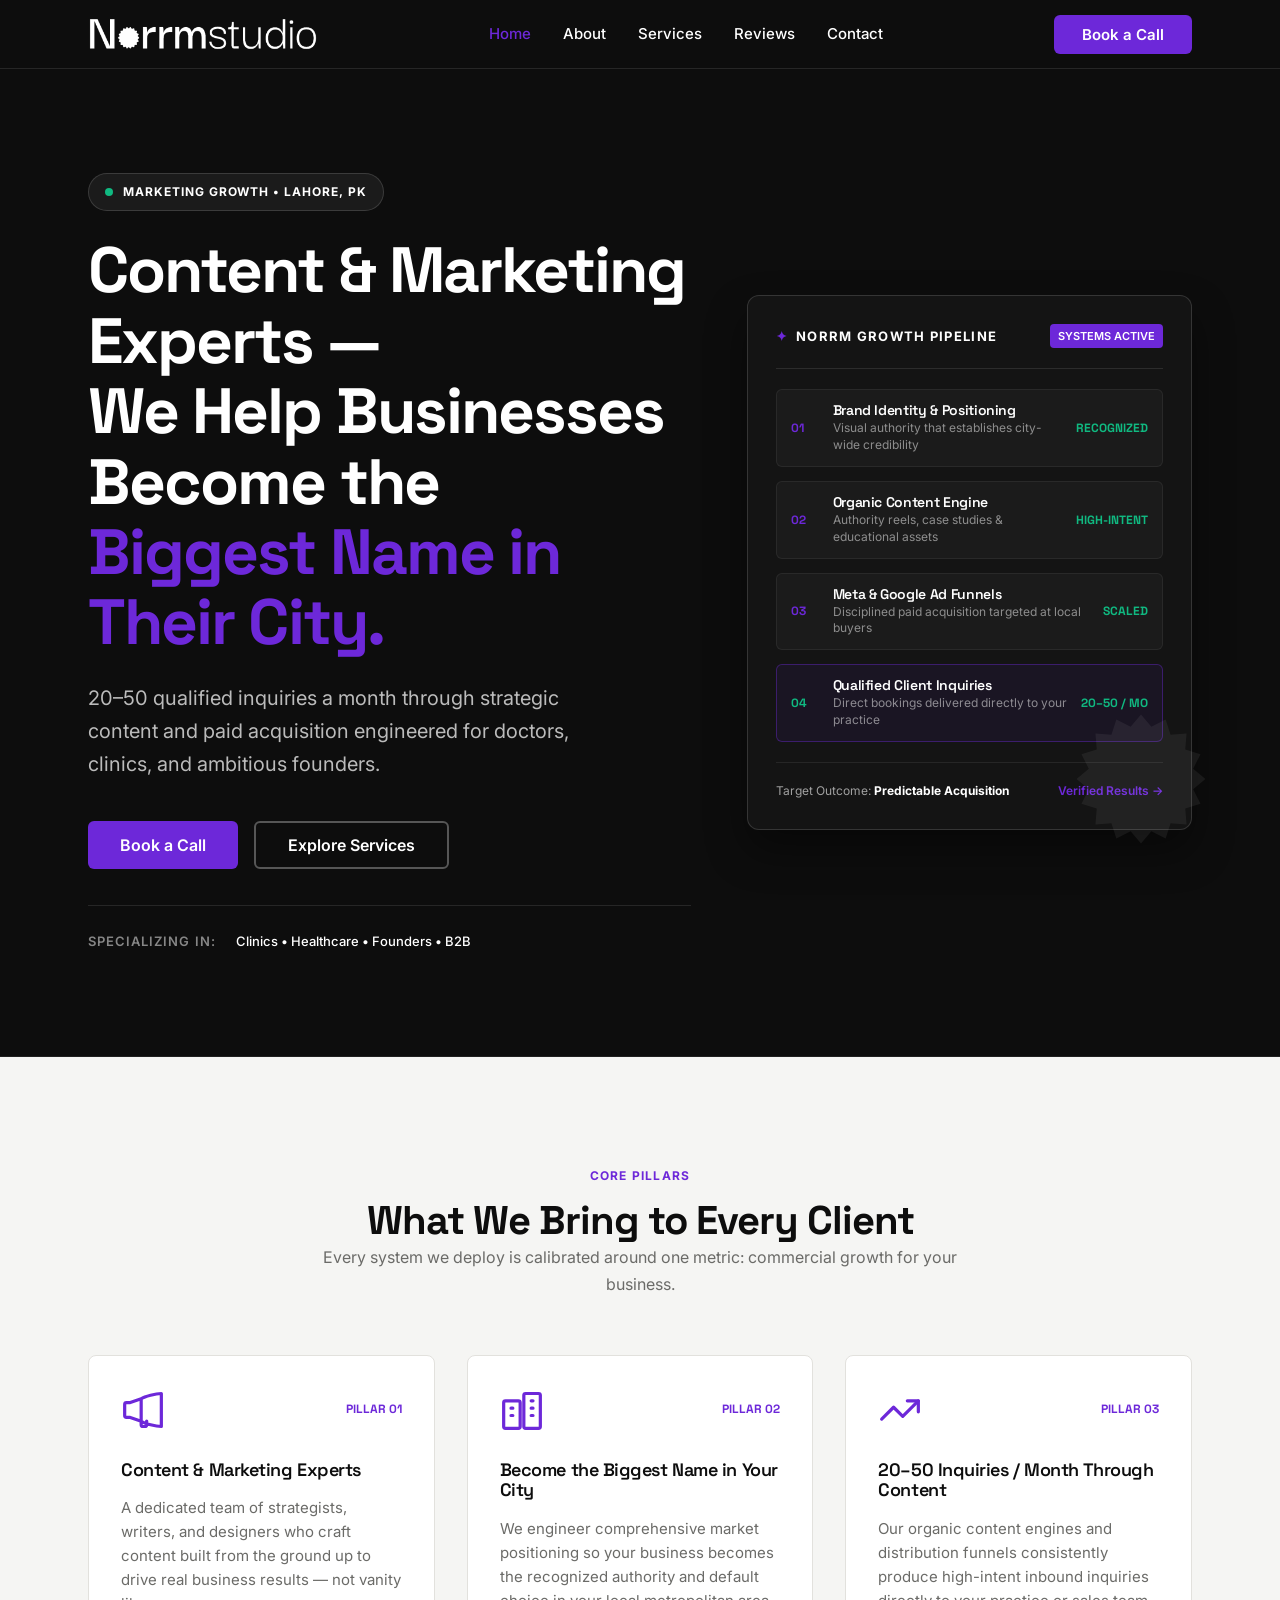
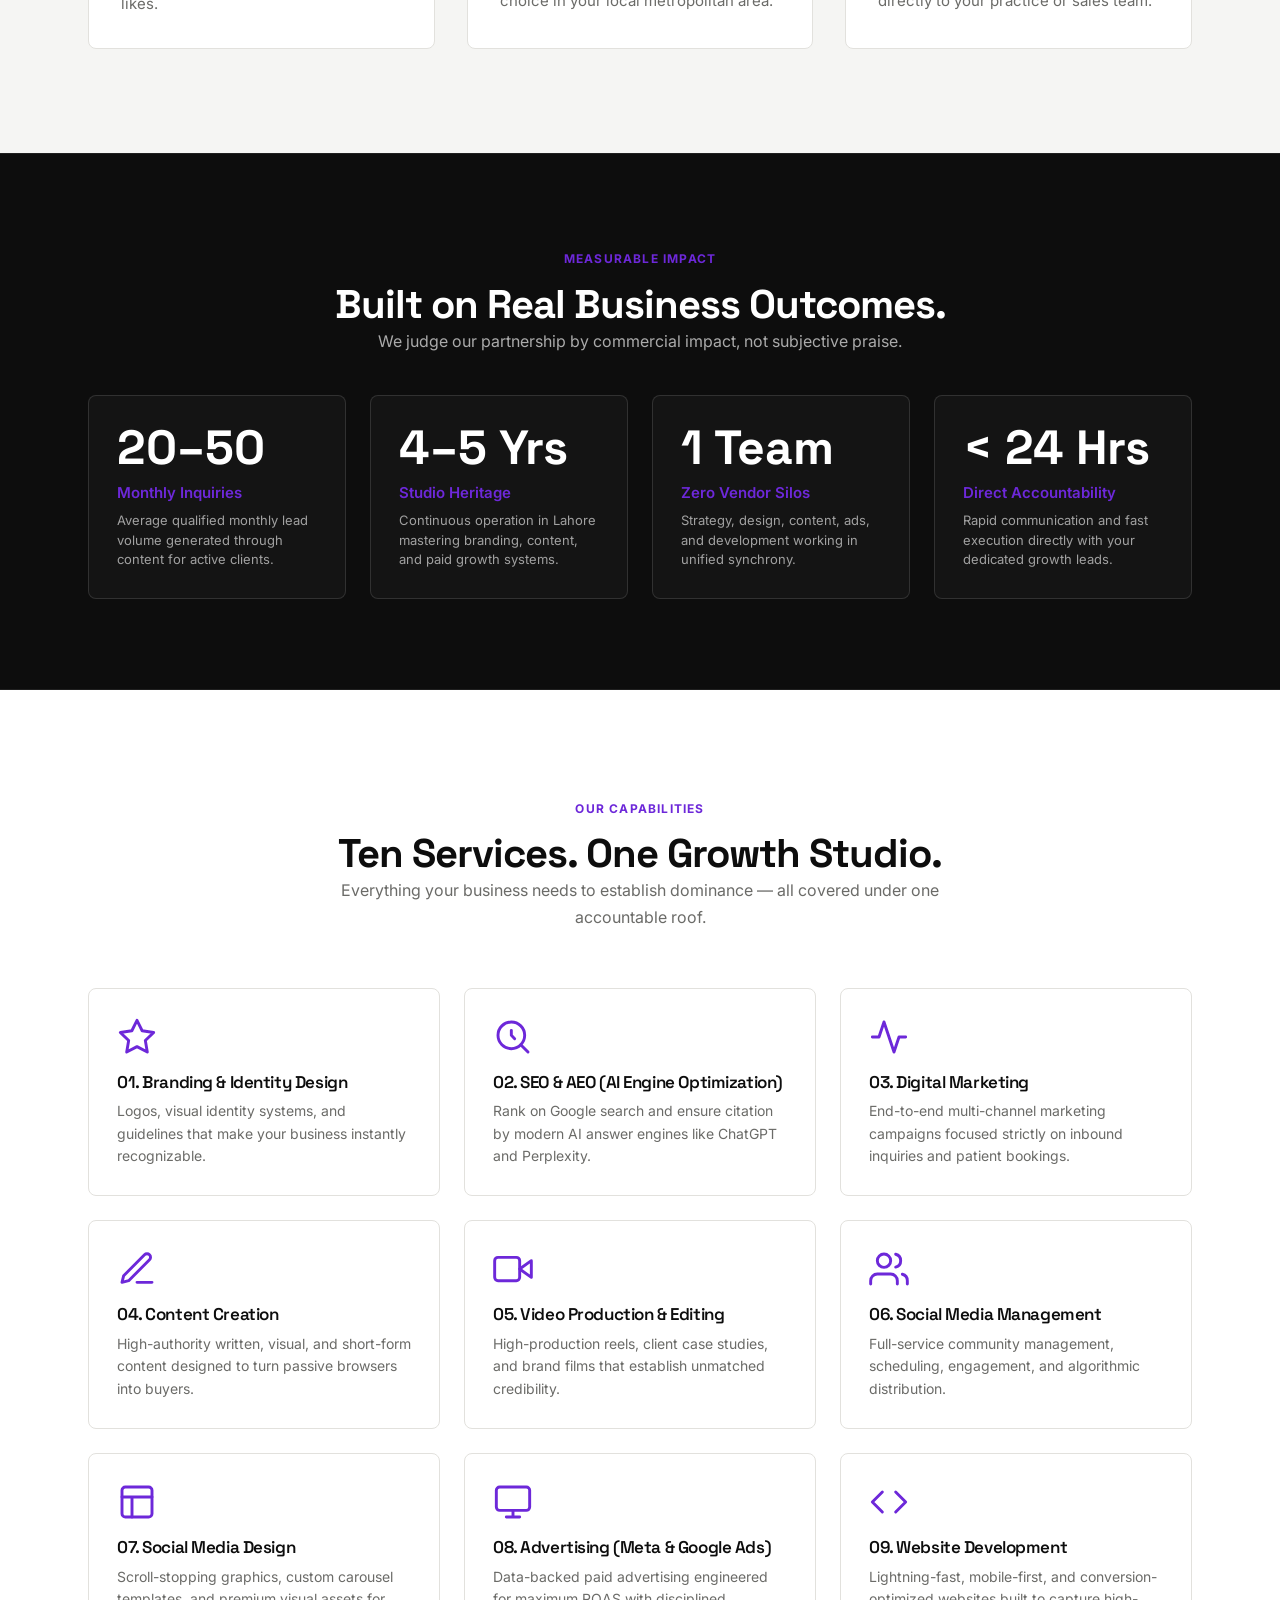
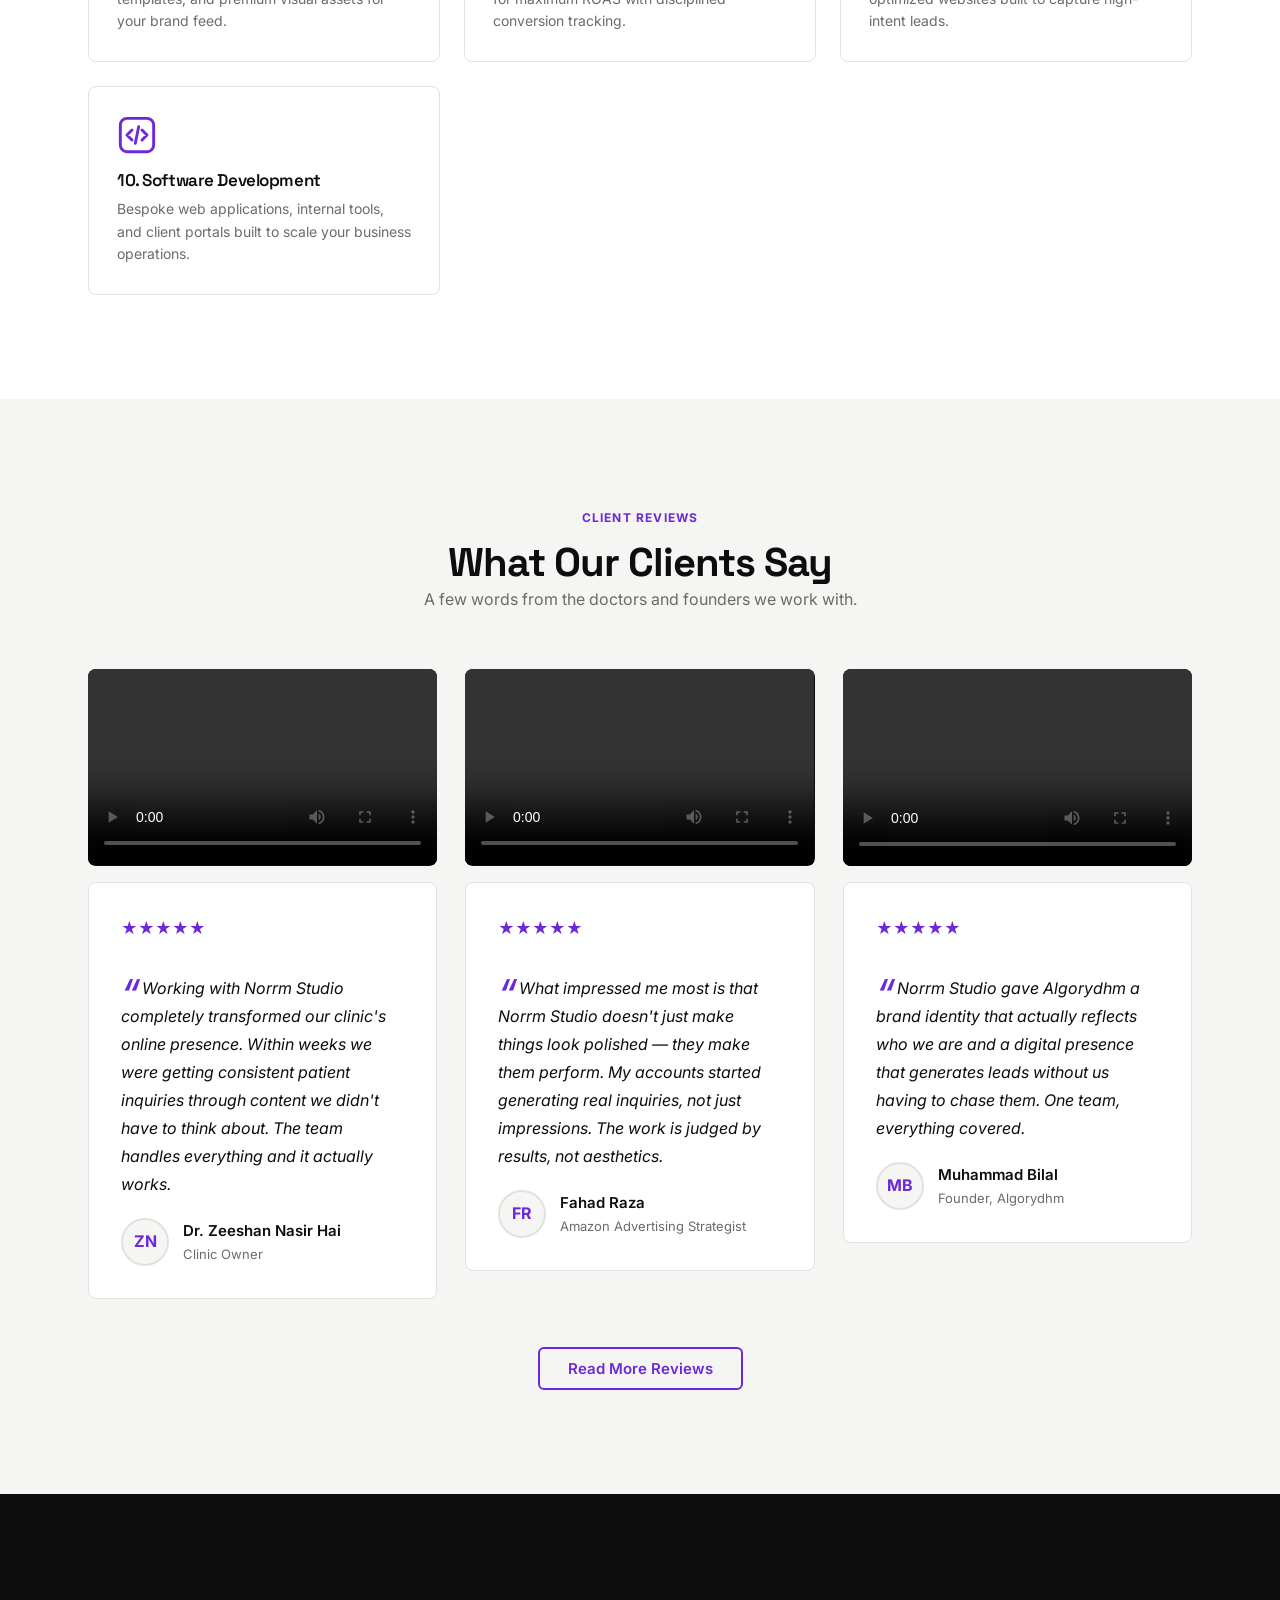
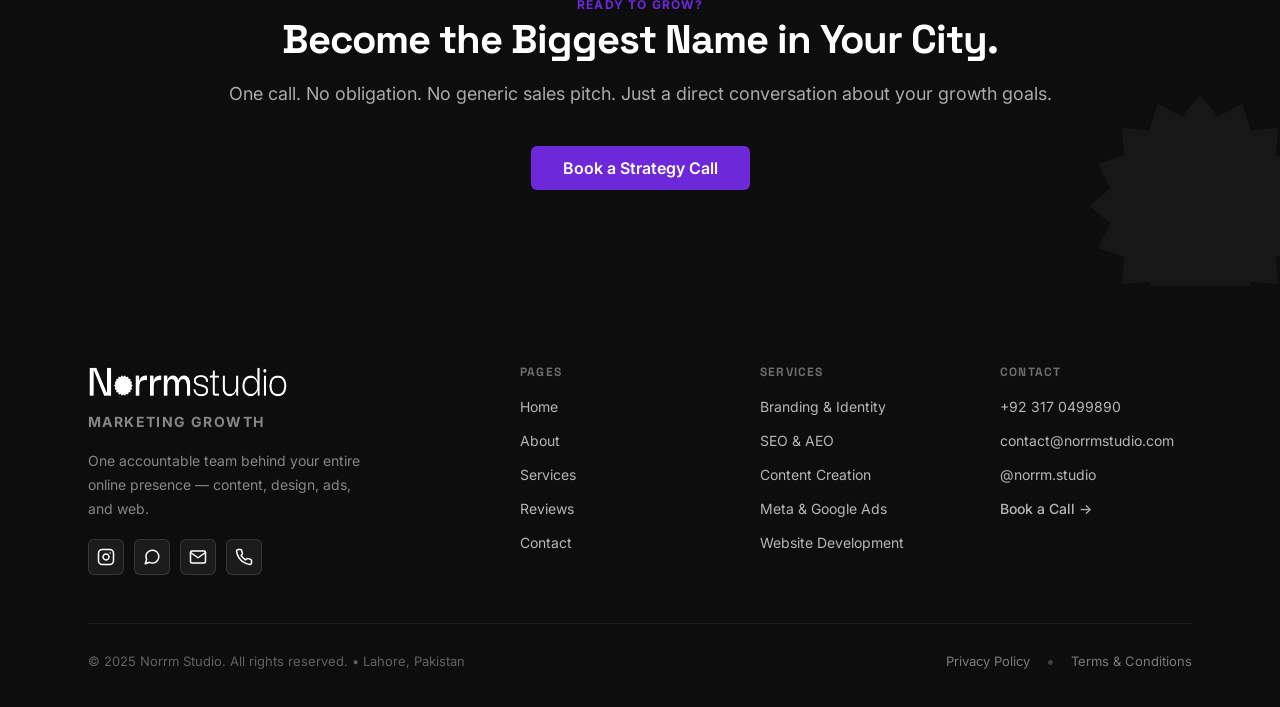
<file: index.html>
<!DOCTYPE html>
<html lang="en">
<head>
  <meta charset="UTF-8" />
  <meta name="viewport" content="width=device-width, initial-scale=1.0" />
  <title>Norrm Studio &mdash; Marketing Growth Agency in Lahore</title>
  <meta name="description" content="Norrm Studio is a digital marketing agency in Lahore helping businesses become the biggest name in their city through content, branding, and paid growth." />
  <meta property="og:title" content="Norrm Studio &mdash; Marketing Growth Agency in Lahore" />
  <meta property="og:description" content="20&ndash;50 inquiries a month through content. One accountable team behind your entire online presence." />
  <meta property="og:type" content="website" />
  <meta property="og:url" content="https://norrmstudio.com/" />
  <meta property="og:image" content="https://norrmstudio.com/assets/logo-black.png" />
  <meta name="twitter:card" content="summary" />
  <meta name="twitter:title" content="Norrm Studio &mdash; Marketing Growth Agency in Lahore" />
  <meta name="twitter:description" content="20&ndash;50 inquiries a month through content. One accountable team behind your entire online presence." />
  <meta name="twitter:image" content="https://norrmstudio.com/assets/logo-black.png" />
  <meta name="robots" content="index, follow" />
  <link rel="canonical" href="https://norrmstudio.com/" />
  <link rel="icon" href="assets/logo-black.png" type="image/png" />
  <link rel="apple-touch-icon" href="assets/logo-black.png" />
  <link rel="preconnect" href="https://fonts.googleapis.com">
  <link rel="preconnect" href="https://fonts.gstatic.com" crossorigin>
  <link rel="stylesheet" href="https://fonts.googleapis.com/css2?family=Space+Grotesk:wght@400;500;600;700&family=Inter:wght@400;500;600&display=swap">
  <link rel="stylesheet" href="css/style.css" />
  <script type="application/ld+json">
  {
    "@context": "https://schema.org",
    "@type": ["Organization", "LocalBusiness"],
    "name": "Norrm Studio",
    "url": "https://norrmstudio.com",
    "logo": {
      "@type": "ImageObject",
      "url": "https://norrmstudio.com/assets/logo-black.png",
      "width": 788,
      "height": 114
    },
    "description": "Norrm Studio is a digital marketing agency based in Lahore, Pakistan, specializing in branding, content creation, SEO, AEO, social media management, and paid advertising.",
    "telephone": "+923170499890",
    "email": "contact@norrmstudio.com",
    "address": {
      "@type": "PostalAddress",
      "addressLocality": "Lahore",
      "addressCountry": "PK"
    },
    "sameAs": [
      "https://instagram.com/norrm.studio",
      "https://norrmstudio.com"
    ]
  }
  </script>
</head>
<body>

  <!-- NAVIGATION (ON DARK HERO) -->
  <nav class="nav nav--dark-hero" id="main-nav" role="navigation" aria-label="Main navigation">
    <div class="nav__inner">
      <a href="index.html" class="nav__logo" aria-label="Norrm Studio Home">
        <img src="assets/logo-white.png" alt="Norrm Studio" class="logo-dark" />
        <img src="assets/logo-black.png" alt="Norrm Studio" class="logo-light" />
      </a>
      <ul class="nav__links" role="list">
        <li><a href="index.html">Home</a></li>
        <li><a href="about.html">About</a></li>
        <li><a href="services.html">Services</a></li>
        <li><a href="reviews.html">Reviews</a></li>
        <li><a href="contact.html">Contact</a></li>
      </ul>
      <a href="contact.html" class="btn btn--violet desktop-cta">Book a Call</a>
      <button class="nav__hamburger" id="hamburger" aria-label="Toggle navigation" aria-expanded="false">
        <span></span><span></span><span></span>
      </button>
    </div>
    <div class="nav__mobile" id="mobile-menu" role="menu">
      <a href="index.html" role="menuitem">Home</a>
      <a href="about.html" role="menuitem">About</a>
      <a href="services.html" role="menuitem">Services</a>
      <a href="reviews.html" role="menuitem">Reviews</a>
      <a href="contact.html" role="menuitem">Contact</a>
      <a href="contact.html" class="btn btn--violet nav__cta" role="menuitem">Book a Call</a>
    </div>
  </nav>

  <main>

    <!-- 1. HIGH-CONTRAST DARK HERO WITH BRAND ARTIFACT -->
    <section class="section hero--dark" aria-labelledby="hero-heading">
      <div class="container">
        <div class="hero__layout">

          <!-- Left Column: Copy & CTAs -->
          <div class="hero__content">
            <div class="brand-pill fade-up">
              <span class="pulse-dot"></span>
              <span>MARKETING GROWTH &bull; LAHORE, PK</span>
            </div>

            <h1 id="hero-heading" class="hero__heading fade-up delay-1">
              Content &amp; Marketing Experts &mdash;<br>
              We Help Businesses Become the<br>
              <span class="text-violet">Biggest Name in Their City.</span>
            </h1>

            <p class="hero__sub fade-up delay-2">
              20&ndash;50 qualified inquiries a month through strategic content and paid acquisition engineered for doctors, clinics, and ambitious founders.
            </p>

            <div class="hero__actions fade-up delay-3">
              <a href="contact.html" class="btn btn--violet btn--lg">Book a Call</a>
              <a href="services.html" class="btn btn--outline btn--lg" style="color:var(--paper);border-color:rgba(255,255,255,0.3);">Explore Services</a>
            </div>

            <!-- Trust Line -->
            <div style="margin-top: 36px; padding-top: 24px; border-top: 1px solid rgba(255,255,255,0.1); display: flex; gap: 20px; align-items: center;" class="fade-up delay-4">
              <span style="font-size: 13px; color: rgba(255,255,255,0.5); text-transform: uppercase; letter-spacing: 0.08em; font-weight: 600;">Specializing in:</span>
              <span style="font-size: 13px; color: var(--paper); font-weight: 500;">Clinics &bull; Healthcare &bull; Founders &bull; B2B</span>
            </div>
          </div>

          <!-- Right Column: Visual Growth Engine Artifact -->
          <div class="hero__artifact fade-up delay-2">
            <div class="growth-artifact">
              <!-- Watermark Seal SVG in background -->
              <svg class="seal-watermark" viewBox="0 0 100 100" fill="currentColor">
                <path d="M 96.00 50.00 L 87.27 57.41 L 92.50 67.60 L 81.60 71.11 L 82.53 82.53 L 71.11 81.60 L 67.60 92.50 L 57.41 87.27 L 50.00 96.00 L 42.59 87.27 L 32.40 92.50 L 28.89 81.60 L 17.47 82.53 L 18.40 71.11 L 7.50 67.60 L 12.73 57.41 L 4.00 50.00 L 12.73 42.59 L 7.50 32.40 L 18.40 28.89 L 17.47 17.47 L 28.89 18.40 L 32.40 7.50 L 42.59 12.73 L 50.00 4.00 L 57.41 12.73 L 67.60 7.50 L 71.11 18.40 L 82.53 17.47 L 81.60 28.89 L 92.50 32.40 L 87.27 42.59 Z"/>
              </svg>

              <div class="growth-artifact__header">
                <div class="growth-artifact__title">
                  <span style="color:var(--violet);">✦</span>
                  <span>NORRM GROWTH PIPELINE</span>
                </div>
                <span class="growth-artifact__tag">SYSTEMS ACTIVE</span>
              </div>

              <div class="pipeline-list">
                <div class="pipeline-item">
                  <span class="pipeline-num">01</span>
                  <div class="pipeline-text">
                    <h4>Brand Identity &amp; Positioning</h4>
                    <p>Visual authority that establishes city-wide credibility</p>
                  </div>
                  <span class="pipeline-metric">RECOGNIZED</span>
                </div>

                <div class="pipeline-item">
                  <span class="pipeline-num">02</span>
                  <div class="pipeline-text">
                    <h4>Organic Content Engine</h4>
                    <p>Authority reels, case studies &amp; educational assets</p>
                  </div>
                  <span class="pipeline-metric">HIGH-INTENT</span>
                </div>

                <div class="pipeline-item">
                  <span class="pipeline-num">03</span>
                  <div class="pipeline-text">
                    <h4>Meta &amp; Google Ad Funnels</h4>
                    <p>Disciplined paid acquisition targeted at local buyers</p>
                  </div>
                  <span class="pipeline-metric">SCALED</span>
                </div>

                <div class="pipeline-item" style="border-color: rgba(109, 40, 217, 0.4); background: rgba(109, 40, 217, 0.08);">
                  <span class="pipeline-num" style="color:#10B981;">04</span>
                  <div class="pipeline-text">
                    <h4>Qualified Client Inquiries</h4>
                    <p>Direct bookings delivered directly to your practice</p>
                  </div>
                  <span class="pipeline-metric" style="color:#10B981;">20&ndash;50 / MO</span>
                </div>
              </div>

              <div class="growth-artifact__footer">
                <span class="growth-artifact__stat">Target Outcome: <strong>Predictable Acquisition</strong></span>
                <span class="growth-artifact__stat" style="color:var(--violet);font-weight:600;">Verified Results &rarr;</span>
              </div>
            </div>
          </div>

        </div>
      </div>
    </section>

    <!-- 2. VALUE PROPS ROW (BONE) -->
    <section class="section section--bone" aria-labelledby="values-heading">
      <div class="container">
        <div class="section-header fade-up">
          <span class="section-label">Core Pillars</span>
          <h2 id="values-heading">What We Bring to Every Client</h2>
          <p>Every system we deploy is calibrated around one metric: commercial growth for your business.</p>
        </div>

        <div class="value-props fade-up delay-1">
          <!-- Card 1 -->
          <div class="value-prop">
            <div style="display:flex;justify-content:space-between;align-items:center;margin-bottom:12px;">
              <svg class="value-prop__icon" viewBox="0 0 24 24" fill="none" stroke="currentColor" stroke-width="1.75" stroke-linecap="round" stroke-linejoin="round" aria-hidden="true">
                <path d="M11 5.88L4.67 8H3a1 1 0 00-1 1v6a1 1 0 001 1h1.67L11 18.12M11 5.88V18.12M11 5.88C13 4.5 19 3 22 3v18c-3 0-9-1.5-11-2.88M11 18.12V20a1 1 0 001 1h1a1 1 0 001-1v-2"/>
              </svg>
              <span style="font-family:'Space Grotesk',sans-serif;font-size:12px;font-weight:700;color:var(--violet);">PILLAR 01</span>
            </div>
            <h3 class="value-prop__title">Content &amp; Marketing Experts</h3>
            <p class="value-prop__text">A dedicated team of strategists, writers, and designers who craft content built from the ground up to drive real business results &mdash; not vanity likes.</p>
          </div>

          <!-- Card 2 -->
          <div class="value-prop">
            <div style="display:flex;justify-content:space-between;align-items:center;margin-bottom:12px;">
              <svg class="value-prop__icon" viewBox="0 0 24 24" fill="none" stroke="currentColor" stroke-width="1.75" stroke-linecap="round" stroke-linejoin="round" aria-hidden="true">
                <rect x="2" y="7" width="9" height="15" rx="1"/>
                <rect x="13" y="3" width="9" height="19" rx="1"/>
                <path d="M6 11h1M6 15h1M17 7h1M17 11h1M17 15h1"/>
              </svg>
              <span style="font-family:'Space Grotesk',sans-serif;font-size:12px;font-weight:700;color:var(--violet);">PILLAR 02</span>
            </div>
            <h3 class="value-prop__title">Become the Biggest Name in Your City</h3>
            <p class="value-prop__text">We engineer comprehensive market positioning so your business becomes the recognized authority and default choice in your local metropolitan area.</p>
          </div>

          <!-- Card 3 -->
          <div class="value-prop">
            <div style="display:flex;justify-content:space-between;align-items:center;margin-bottom:12px;">
              <svg class="value-prop__icon" viewBox="0 0 24 24" fill="none" stroke="currentColor" stroke-width="1.75" stroke-linecap="round" stroke-linejoin="round" aria-hidden="true">
                <polyline points="22 7 13.5 15.5 8.5 10.5 2 17"/>
                <polyline points="16 7 22 7 22 13"/>
              </svg>
              <span style="font-family:'Space Grotesk',sans-serif;font-size:12px;font-weight:700;color:var(--violet);">PILLAR 03</span>
            </div>
            <h3 class="value-prop__title">20&ndash;50 Inquiries / Month Through Content</h3>
            <p class="value-prop__text">Our organic content engines and distribution funnels consistently produce high-intent inbound inquiries directly to your practice or sales team.</p>
          </div>
        </div>
      </div>
    </section>

    <!-- 3. BRAND DEPTH: HIGH-CONTRAST DARK METRICS SECTION -->
    <section class="dark-metrics-band" aria-labelledby="metrics-heading">
      <div class="container">
        <div class="section-header fade-up" style="margin-bottom: 40px;">
          <span class="section-label" style="color:var(--violet);">Measurable Impact</span>
          <h2 id="metrics-heading" style="color:var(--paper);">Built on Real Business Outcomes.</h2>
          <p style="color:rgba(255,255,255,0.65);">We judge our partnership by commercial impact, not subjective praise.</p>
        </div>

        <div class="dark-stats-grid fade-up delay-1">
          <div class="dark-stat-card">
            <div class="dark-stat-card__num">20&ndash;50</div>
            <div class="dark-stat-card__label">Monthly Inquiries</div>
            <p class="dark-stat-card__desc">Average qualified monthly lead volume generated through content for active clients.</p>
          </div>

          <div class="dark-stat-card">
            <div class="dark-stat-card__num">4&ndash;5 Yrs</div>
            <div class="dark-stat-card__label">Studio Heritage</div>
            <p class="dark-stat-card__desc">Continuous operation in Lahore mastering branding, content, and paid growth systems.</p>
          </div>

          <div class="dark-stat-card">
            <div class="dark-stat-card__num">1 Team</div>
            <div class="dark-stat-card__label">Zero Vendor Silos</div>
            <p class="dark-stat-card__desc">Strategy, design, content, ads, and development working in unified synchrony.</p>
          </div>

          <div class="dark-stat-card">
            <div class="dark-stat-card__num">&lt; 24 Hrs</div>
            <div class="dark-stat-card__label">Direct Accountability</div>
            <p class="dark-stat-card__desc">Rapid communication and fast execution directly with your dedicated growth leads.</p>
          </div>
        </div>
      </div>
    </section>

    <!-- 4. SERVICES OVERVIEW GRID -->
    <section class="section" aria-labelledby="services-heading">
      <div class="container">
        <div class="section-header fade-up">
          <span class="section-label">Our Capabilities</span>
          <h2 id="services-heading">Ten Services. One Growth Studio.</h2>
          <p>Everything your business needs to establish dominance &mdash; all covered under one accountable roof.</p>
        </div>

        <div class="services-grid fade-up delay-1">
          <a href="services.html#branding" class="service-card">
            <svg class="service-card__icon" viewBox="0 0 24 24" fill="none" stroke="currentColor" stroke-width="1.75" stroke-linecap="round" stroke-linejoin="round" aria-hidden="true">
              <polygon points="12 2 15.09 8.26 22 9.27 17 14.14 18.18 21.02 12 17.77 5.82 21.02 7 14.14 2 9.27 8.91 8.26 12 2"/>
            </svg>
            <h3 class="service-card__name">01. Branding &amp; Identity Design</h3>
            <p class="service-card__desc">Logos, visual identity systems, and guidelines that make your business instantly recognizable.</p>
          </a>

          <a href="services.html#seo-aeo" class="service-card">
            <svg class="service-card__icon" viewBox="0 0 24 24" fill="none" stroke="currentColor" stroke-width="1.75" stroke-linecap="round" stroke-linejoin="round" aria-hidden="true">
              <circle cx="11" cy="11" r="8"/>
              <path d="M21 21l-4.35-4.35M11 8v3l2 2"/>
            </svg>
            <h3 class="service-card__name">02. SEO &amp; AEO (AI Engine Optimization)</h3>
            <p class="service-card__desc">Rank on Google search and ensure citation by modern AI answer engines like ChatGPT and Perplexity.</p>
          </a>

          <a href="services.html#digital-marketing" class="service-card">
            <svg class="service-card__icon" viewBox="0 0 24 24" fill="none" stroke="currentColor" stroke-width="1.75" stroke-linecap="round" stroke-linejoin="round" aria-hidden="true">
              <path d="M22 12h-4l-3 9L9 3l-3 9H2"/>
            </svg>
            <h3 class="service-card__name">03. Digital Marketing</h3>
            <p class="service-card__desc">End-to-end multi-channel marketing campaigns focused strictly on inbound inquiries and patient bookings.</p>
          </a>

          <a href="services.html#content-creation" class="service-card">
            <svg class="service-card__icon" viewBox="0 0 24 24" fill="none" stroke="currentColor" stroke-width="1.75" stroke-linecap="round" stroke-linejoin="round" aria-hidden="true">
              <path d="M12 20h9M16.5 3.5a2.121 2.121 0 013 3L7 19l-4 1 1-4L16.5 3.5z"/>
            </svg>
            <h3 class="service-card__name">04. Content Creation</h3>
            <p class="service-card__desc">High-authority written, visual, and short-form content designed to turn passive browsers into buyers.</p>
          </a>

          <a href="services.html#video-production" class="service-card">
            <svg class="service-card__icon" viewBox="0 0 24 24" fill="none" stroke="currentColor" stroke-width="1.75" stroke-linecap="round" stroke-linejoin="round" aria-hidden="true">
              <polygon points="23 7 16 12 23 17 23 7"/>
              <rect x="1" y="5" width="15" height="14" rx="2"/>
            </svg>
            <h3 class="service-card__name">05. Video Production &amp; Editing</h3>
            <p class="service-card__desc">High-production reels, client case studies, and brand films that establish unmatched credibility.</p>
          </a>

          <a href="services.html#social-media-management" class="service-card">
            <svg class="service-card__icon" viewBox="0 0 24 24" fill="none" stroke="currentColor" stroke-width="1.75" stroke-linecap="round" stroke-linejoin="round" aria-hidden="true">
              <path d="M17 21v-2a4 4 0 00-4-4H5a4 4 0 00-4 4v2"/>
              <circle cx="9" cy="7" r="4"/>
              <path d="M23 21v-2a4 4 0 00-3-3.87M16 3.13a4 4 0 010 7.75"/>
            </svg>
            <h3 class="service-card__name">06. Social Media Management</h3>
            <p class="service-card__desc">Full-service community management, scheduling, engagement, and algorithmic distribution.</p>
          </a>

          <a href="services.html#social-media-design" class="service-card">
            <svg class="service-card__icon" viewBox="0 0 24 24" fill="none" stroke="currentColor" stroke-width="1.75" stroke-linecap="round" stroke-linejoin="round" aria-hidden="true">
              <rect x="3" y="3" width="18" height="18" rx="2"/>
              <path d="M3 9h18M9 21V9"/>
            </svg>
            <h3 class="service-card__name">07. Social Media Design</h3>
            <p class="service-card__desc">Scroll-stopping graphics, custom carousel templates, and premium visual assets for your brand feed.</p>
          </a>

          <a href="services.html#advertising" class="service-card">
            <svg class="service-card__icon" viewBox="0 0 24 24" fill="none" stroke="currentColor" stroke-width="1.75" stroke-linecap="round" stroke-linejoin="round" aria-hidden="true">
              <rect x="2" y="3" width="20" height="14" rx="2"/>
              <path d="M8 21h8M12 17v4"/>
            </svg>
            <h3 class="service-card__name">08. Advertising (Meta &amp; Google Ads)</h3>
            <p class="service-card__desc">Data-backed paid advertising engineered for maximum ROAS with disciplined conversion tracking.</p>
          </a>

          <a href="services.html#web-development" class="service-card">
            <svg class="service-card__icon" viewBox="0 0 24 24" fill="none" stroke="currentColor" stroke-width="1.75" stroke-linecap="round" stroke-linejoin="round" aria-hidden="true">
              <polyline points="16 18 22 12 16 6"/>
              <polyline points="8 6 2 12 8 18"/>
            </svg>
            <h3 class="service-card__name">09. Website Development</h3>
            <p class="service-card__desc">Lightning-fast, mobile-first, and conversion-optimized websites built to capture high-intent leads.</p>
          </a>

          <a href="services.html#software-development" class="service-card">
            <svg class="service-card__icon" viewBox="0 0 24 24" fill="none" stroke="currentColor" stroke-width="1.75" stroke-linecap="round" stroke-linejoin="round" aria-hidden="true">
              <rect x="2" y="2" width="20" height="20" rx="4"/>
              <path d="M9 9l-3 3 3 3M15 9l3 3-3 3M13 7l-2 10"/>
            </svg>
            <h3 class="service-card__name">10. Software Development</h3>
            <p class="service-card__desc">Bespoke web applications, internal tools, and client portals built to scale your business operations.</p>
          </a>
        </div>
      </div>
    </section>

    <!-- 5. TESTIMONIALS PREVIEW -->
    <section class="section section--bone" aria-labelledby="testimonials-preview-heading">
      <div class="container">
        <div class="section-header fade-up">
          <span class="section-label">Client Reviews</span>
          <h2 id="testimonials-preview-heading">What Our Clients Say</h2>
          <p>A few words from the doctors and founders we work with.</p>
        </div>

        <div class="reviews-grid fade-up delay-1">
          <!-- Card 1: Dr. Zeeshan Nasir Hai -->
          <div class="review-entry">
            <div class="video-card" style="position:relative; border-radius:8px; overflow:hidden;" aria-label="Video testimonial from Dr. Zeeshan Nasir Hai">
              <div class="video-card__placeholder" style="width:100%;aspect-ratio:16/9;background:#0D0D0D;display:flex;align-items:center;justify-content:center;">
                <span style="color:rgba(255,255,255,0.18);font-family:'Space Grotesk',sans-serif;font-size:clamp(32px,5vw,56px);font-weight:700;">ZN</span>
              </div>
              <div class="video-card__play" style="position:absolute;inset:0;display:flex;align-items:center;justify-content:center;">
                <button class="video-card__play-btn" type="button" aria-label="Play video testimonial from Dr. Zeeshan Nasir Hai">
                  <svg viewBox="0 0 24 24" fill="white" width="24" height="24" style="margin-left:3px;" aria-hidden="true"><polygon points="5 3 19 12 5 21 5 3"/></svg>
                </button>
              </div>
              <video preload="metadata" controls style="position:absolute;inset:0;width:100%;height:100%;object-fit:cover;display:block;" playsinline>
                <source src="assets/testimonial-zeeshan.mp4" type="video/mp4">
              </video>
            </div>
            <div class="tcard">
              <div class="rating-stars" aria-label="5 out of 5 stars">★★★★★</div>
              <p class="tcard__quote">Working with Norrm Studio completely transformed our clinic's online presence. Within weeks we were getting consistent patient inquiries through content we didn't have to think about. The team handles everything and it actually works.</p>
              <div class="tcard__person">
                <div class="tcard__avatar" aria-hidden="true">ZN</div>
                <div>
                  <div class="tcard__name">Dr. Zeeshan Nasir Hai</div>
                  <div class="tcard__role">Clinic Owner</div>
                </div>
              </div>
            </div>
          </div>

          <!-- Card 2: Fahad Raza -->
          <div class="review-entry">
            <div class="video-card" style="position:relative; border-radius:8px; overflow:hidden;" aria-label="Video testimonial from Fahad Raza">
              <div class="video-card__placeholder" style="width:100%;aspect-ratio:16/9;background:#0D0D0D;display:flex;align-items:center;justify-content:center;">
                <span style="color:rgba(255,255,255,0.18);font-family:'Space Grotesk',sans-serif;font-size:clamp(32px,5vw,56px);font-weight:700;">FR</span>
              </div>
              <div class="video-card__play" style="position:absolute;inset:0;display:flex;align-items:center;justify-content:center;">
                <button class="video-card__play-btn" type="button" aria-label="Play video testimonial from Fahad Raza">
                  <svg viewBox="0 0 24 24" fill="white" width="24" height="24" style="margin-left:3px;" aria-hidden="true"><polygon points="5 3 19 12 5 21 5 3"/></svg>
                </button>
              </div>
              <video preload="metadata" controls style="position:absolute;inset:0;width:100%;height:100%;object-fit:cover;display:block;" playsinline>
                <source src="assets/testimonial-fahad.mp4" type="video/mp4">
              </video>
            </div>
            <div class="tcard">
              <div class="rating-stars" aria-label="5 out of 5 stars">★★★★★</div>
              <p class="tcard__quote">What impressed me most is that Norrm Studio doesn't just make things look polished &mdash; they make them perform. My accounts started generating real inquiries, not just impressions. The work is judged by results, not aesthetics.</p>
              <div class="tcard__person">
                <div class="tcard__avatar" aria-hidden="true">FR</div>
                <div>
                  <div class="tcard__name">Fahad Raza</div>
                  <div class="tcard__role">Amazon Advertising Strategist</div>
                </div>
              </div>
            </div>
          </div>

          <!-- Card 3: Muhammad Bilal -->
          <div class="review-entry">
            <div class="video-card" style="position:relative; border-radius:8px; overflow:hidden;" aria-label="Video testimonial from Muhammad Bilal">
              <div class="video-card__placeholder" style="width:100%;aspect-ratio:16/9;background:#0D0D0D;display:flex;align-items:center;justify-content:center;">
                <span style="color:rgba(255,255,255,0.18);font-family:'Space Grotesk',sans-serif;font-size:clamp(32px,5vw,56px);font-weight:700;">MB</span>
              </div>
              <div class="video-card__play" style="position:absolute;inset:0;display:flex;align-items:center;justify-content:center;">
                <button class="video-card__play-btn" type="button" aria-label="Play video testimonial from Muhammad Bilal">
                  <svg viewBox="0 0 24 24" fill="white" width="24" height="24" style="margin-left:3px;" aria-hidden="true"><polygon points="5 3 19 12 5 21 5 3"/></svg>
                </button>
              </div>
              <video preload="metadata" controls style="position:absolute;inset:0;width:100%;height:100%;object-fit:cover;display:block;" playsinline>
                <source src="assets/testimonial-bilal.mp4" type="video/mp4">
              </video>
            </div>
            <div class="tcard">
              <div class="rating-stars" aria-label="5 out of 5 stars">★★★★★</div>
              <p class="tcard__quote">Norrm Studio gave Algorydhm a brand identity that actually reflects who we are and a digital presence that generates leads without us having to chase them. One team, everything covered.</p>
              <div class="tcard__person">
                <div class="tcard__avatar" aria-hidden="true">MB</div>
                <div>
                  <div class="tcard__name">Muhammad Bilal</div>
                  <div class="tcard__role">Founder, Algorydhm</div>
                </div>
              </div>
            </div>
          </div>
        </div>

        <div class="text-center mt-48 fade-up delay-2">
          <a href="reviews.html" class="btn btn--outline">Read More Reviews</a>
        </div>
      </div>
    </section>

    <!-- 6. CLOSING CTA BAND (INK) -->
    <section class="cta-band" aria-labelledby="closing-cta-heading" style="position:relative;overflow:hidden;">
      <svg class="seal-watermark" viewBox="0 0 100 100" fill="currentColor" style="opacity:0.04;right:-40px;bottom:-40px;width:240px;height:240px;">
        <path d="M 96.00 50.00 L 87.27 57.41 L 92.50 67.60 L 81.60 71.11 L 82.53 82.53 L 71.11 81.60 L 67.60 92.50 L 57.41 87.27 L 50.00 96.00 L 42.59 87.27 L 32.40 92.50 L 28.89 81.60 L 17.47 82.53 L 18.40 71.11 L 7.50 67.60 L 12.73 57.41 L 4.00 50.00 L 12.73 42.59 L 7.50 32.40 L 18.40 28.89 L 17.47 17.47 L 28.89 18.40 L 32.40 7.50 L 42.59 12.73 L 50.00 4.00 L 57.41 12.73 L 67.60 7.50 L 71.11 18.40 L 82.53 17.47 L 81.60 28.89 L 92.50 32.40 L 87.27 42.59 Z"/>
      </svg>
      <div class="container">
        <span class="cta-band__label fade-up">Ready to Grow?</span>
        <h2 id="closing-cta-heading" class="fade-up delay-1">Become the Biggest Name in Your City.</h2>
        <p class="fade-up delay-2">One call. No obligation. No generic sales pitch. Just a direct conversation about your growth goals.</p>
        <a href="contact.html" class="btn btn--violet btn--lg fade-up delay-3">Book a Strategy Call</a>
      </div>
    </section>

  </main>

  <!-- FOOTER -->
  <footer class="footer" role="contentinfo">
    <div class="container">
      <div class="footer__grid">
        <div class="footer__brand">
          <img src="assets/logo-white.png" alt="Norrm Studio" />
          <p class="footer__tagline">Marketing Growth</p>
          <p>One accountable team behind your entire online presence &mdash; content, design, ads, and web.</p>
        <div class="footer__social">
          <a href="https://instagram.com/norrm.studio" target="_blank" rel="noopener" aria-label="Instagram">
            <svg viewBox="0 0 24 24" fill="none" stroke="currentColor" stroke-width="2" stroke-linecap="round" stroke-linejoin="round"><rect x="2" y="2" width="20" height="20" rx="5"/><path d="M16 11.37A4 4 0 1 1 12.63 8 4 4 0 0 1 16 11.37z"/><line x1="17.5" y1="6.5" x2="17.51" y2="6.5"/></svg>
          </a>
          <a href="https://wa.me/923170499890" target="_blank" rel="noopener" aria-label="WhatsApp">
            <svg viewBox="0 0 24 24" fill="none" stroke="currentColor" stroke-width="2" stroke-linecap="round" stroke-linejoin="round"><path d="M21 11.5a8.38 8.38 0 0 1-.9 3.8 8.5 8.5 0 0 1-7.6 4.7 8.38 8.38 0 0 1-3.8-.9L3 21l1.9-5.7a8.38 8.38 0 0 1-.9-3.8 8.5 8.5 0 0 1 4.7-7.6 8.38 8.38 0 0 1 3.8-.9h.5a8.48 8.48 0 0 1 8 8v.5z"/></svg>
          </a>
          <a href="mailto:contact@norrmstudio.com" aria-label="Email">
            <svg viewBox="0 0 24 24" fill="none" stroke="currentColor" stroke-width="2" stroke-linecap="round" stroke-linejoin="round"><path d="M4 4h16c1.1 0 2 .9 2 2v12c0 1.1-.9 2-2 2H4c-1.1 0-2-.9-2-2V6c0-1.1.9-2 2-2z"/><polyline points="22,6 12,13 2,6"/></svg>
          </a>
          <a href="tel:+923170499890" aria-label="Phone">
            <svg viewBox="0 0 24 24" fill="none" stroke="currentColor" stroke-width="2" stroke-linecap="round" stroke-linejoin="round"><path d="M22 16.92v3a2 2 0 0 1-2.18 2 19.79 19.79 0 0 1-8.63-3.07 19.5 19.5 0 0 1-6-6 19.79 19.79 0 0 1-3.07-8.67A2 2 0 0 1 4.11 2h3a2 2 0 0 1 2 1.72 12.84 12.84 0 0 0 .7 2.81 2 2 0 0 1-.45 2.11L8.09 9.91a16 16 0 0 0 6 6l1.27-1.27a2 2 0 0 1 2.11-.45 12.84 12.84 0 0 0 2.81.7A2 2 0 0 1 22 16.92z"/></svg>
          </a>
        </div>

        </div>
        <div class="footer__col">
          <h5>Pages</h5>
          <a href="index.html">Home</a>
          <a href="about.html">About</a>
          <a href="services.html">Services</a>
          <a href="reviews.html">Reviews</a>
          <a href="contact.html">Contact</a>
        </div>
        <div class="footer__col">
          <h5>Services</h5>
          <a href="services.html#branding">Branding &amp; Identity</a>
          <a href="services.html#seo-aeo">SEO &amp; AEO</a>
          <a href="services.html#content-creation">Content Creation</a>
          <a href="services.html#advertising">Meta &amp; Google Ads</a>
          <a href="services.html#web-development">Website Development</a>
        </div>
        <div class="footer__col">
          <h5>Contact</h5>
          <a href="tel:+923170499890">+92 317 0499890</a>
          <a href="mailto:contact@norrmstudio.com">contact@norrmstudio.com</a>
          <a href="https://instagram.com/norrm.studio" target="_blank" rel="noopener">@norrm.studio</a>
          <a href="contact.html" class="footer__book-link">Book a Call &rarr;</a>
        </div>
      </div>
            <div class="footer__bottom">
        <p>&copy; 2025 Norrm Studio. All rights reserved. &bull; Lahore, Pakistan</p>
        <div class="footer__legal">
          <a href="privacy.html">Privacy Policy</a>
          <span style="color:rgba(255,255,255,0.2);">&bull;</span>
          <a href="terms.html">Terms &amp; Conditions</a>
        </div>
      </div>
    </div>
  </footer>

  <script src="js/main.js" defer></script>
</body>
</html>
</file>
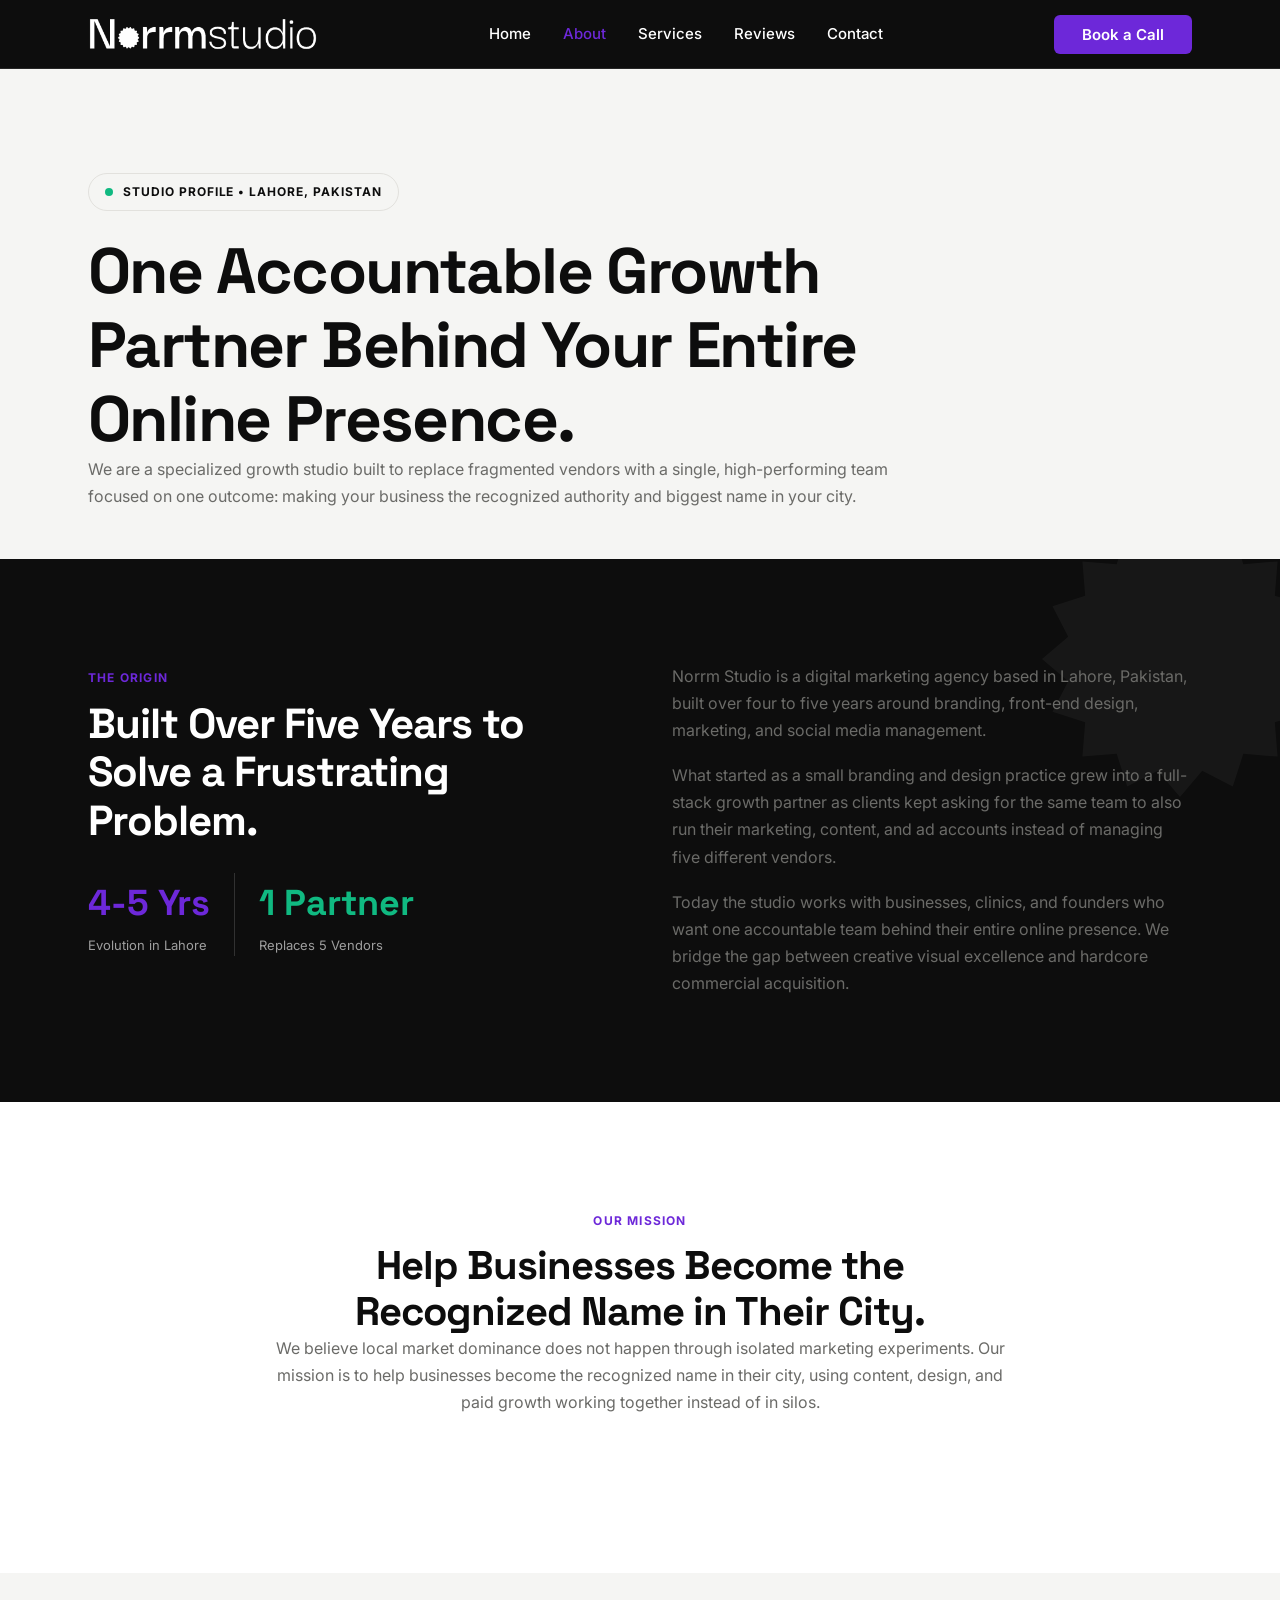
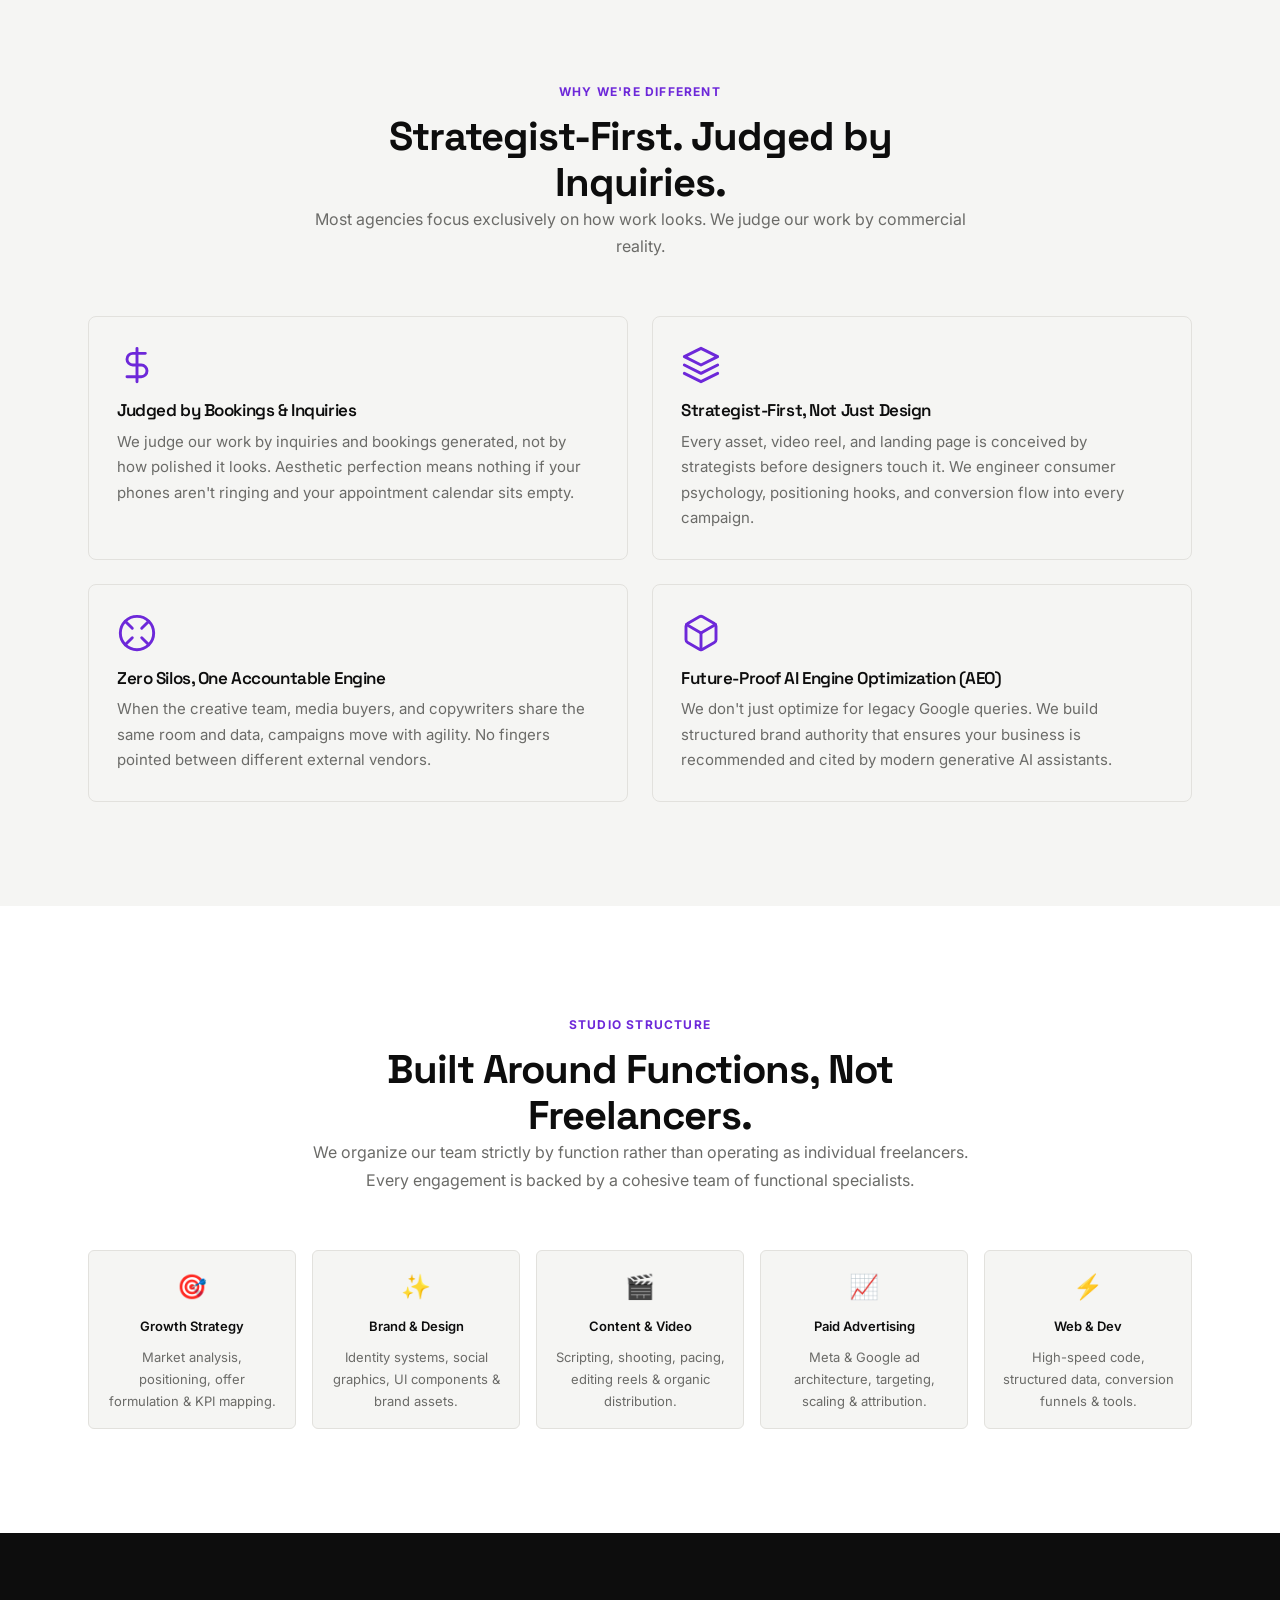
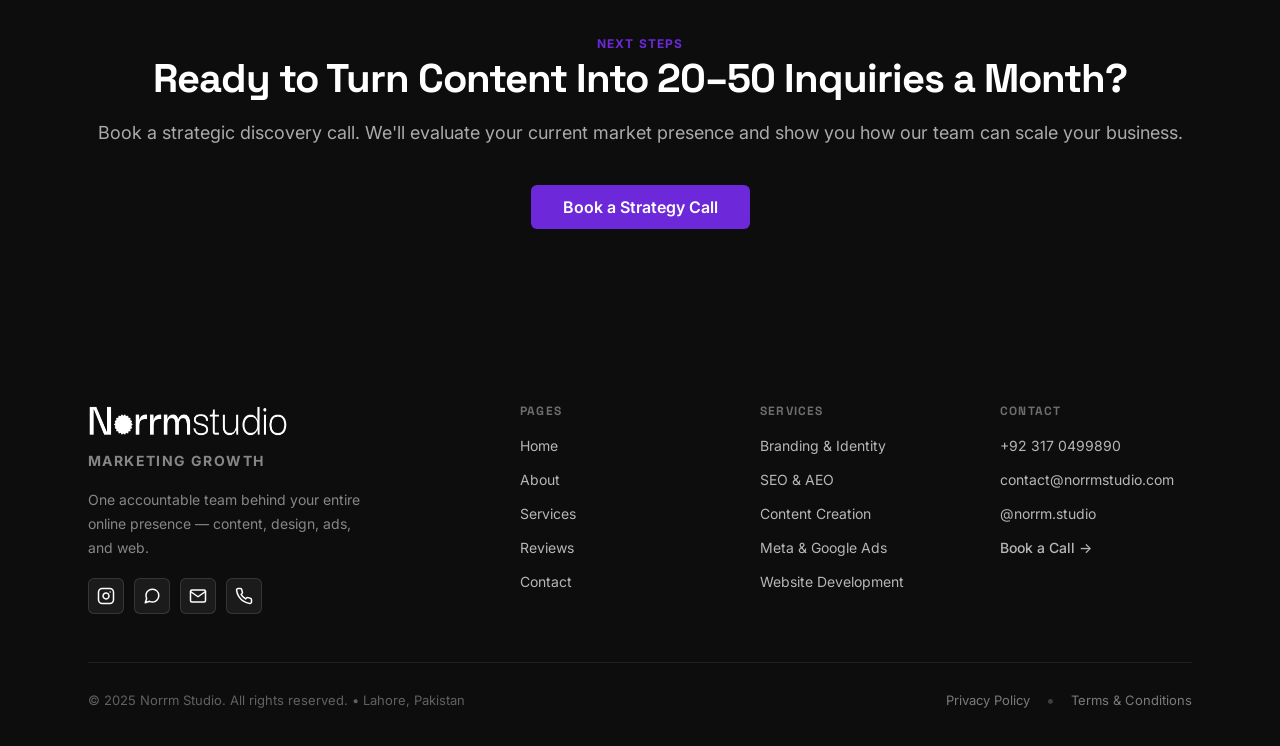
<file: about.html>
<!DOCTYPE html>
<html lang="en">
<head>
  <meta charset="UTF-8" />
  <meta name="viewport" content="width=device-width, initial-scale=1.0" />
  <title>About Us &mdash; Norrm Studio | Digital Marketing Agency in Lahore</title>
  <meta name="description" content="Learn about Norrm Studio, a digital marketing agency based in Lahore, Pakistan. Built over four to five years helping businesses, clinics, and founders scale." />
  <meta property="og:title" content="About Us &mdash; Norrm Studio | Digital Marketing Agency in Lahore" />
  <meta property="og:description" content="One accountable team behind your entire online presence &mdash; strategy, branding, content, ads, and development." />
  <meta property="og:type" content="website" />
  <meta property="og:url" content="https://norrmstudio.com/about" />
  <meta property="og:image" content="https://norrmstudio.com/assets/logo-black.png" />
  <meta name="twitter:card" content="summary" />
  <meta name="robots" content="index, follow" />
  <link rel="canonical" href="https://norrmstudio.com/about" />
  <link rel="icon" href="assets/logo-black.png" type="image/png" />
  <link rel="apple-touch-icon" href="assets/logo-black.png" />
  <link rel="preconnect" href="https://fonts.googleapis.com">
  <link rel="preconnect" href="https://fonts.gstatic.com" crossorigin>
  <link rel="stylesheet" href="https://fonts.googleapis.com/css2?family=Space+Grotesk:wght@400;500;600;700&family=Inter:wght@400;500;600&display=swap">
  <link rel="stylesheet" href="css/style.css" />
  <script type="application/ld+json">
  {
    "@context": "https://schema.org",
    "@type": "AboutPage",
    "name": "About Norrm Studio",
    "description": "Norrm Studio is a digital marketing agency in Lahore, Pakistan, built around branding, marketing, content, ads, and web development.",
    "publisher": {
      "@type": "Organization",
      "name": "Norrm Studio",
      "url": "https://norrmstudio.com"
    }
  }
  </script>
</head>
<body>

  <!-- NAVIGATION -->
  <nav class="nav" id="main-nav" role="navigation" aria-label="Main navigation">
    <div class="nav__inner">
      <a href="index.html" class="nav__logo" aria-label="Norrm Studio Home">
        <img src="assets/logo-black.png" alt="Norrm Studio" class="logo-light" />
        <img src="assets/logo-white.png" alt="Norrm Studio" class="logo-dark" />
      </a>
      <ul class="nav__links" role="list">
        <li><a href="index.html">Home</a></li>
        <li><a href="about.html">About</a></li>
        <li><a href="services.html">Services</a></li>
        <li><a href="reviews.html">Reviews</a></li>
        <li><a href="contact.html">Contact</a></li>
      </ul>
      <a href="contact.html" class="btn btn--violet desktop-cta">Book a Call</a>
      <button class="nav__hamburger" id="hamburger" aria-label="Toggle navigation" aria-expanded="false">
        <span></span><span></span><span></span>
      </button>
    </div>
    <div class="nav__mobile" id="mobile-menu" role="menu">
      <a href="index.html" role="menuitem">Home</a>
      <a href="about.html" role="menuitem">About</a>
      <a href="services.html" role="menuitem">Services</a>
      <a href="reviews.html" role="menuitem">Reviews</a>
      <a href="contact.html" role="menuitem">Contact</a>
      <a href="contact.html" class="btn btn--violet nav__cta" role="menuitem">Book a Call</a>
    </div>
  </nav>

  <main>

    <!-- PAGE HERO (EDITORIAL) -->
    <section class="section section--bone" aria-labelledby="about-heading" style="padding-bottom: 48px;">
      <div class="container">
        <div style="max-width: 820px;">
          <div class="brand-pill brand-pill--light fade-up">
            <span class="pulse-dot"></span> STUDIO PROFILE &bull; LAHORE, PAKISTAN
          </div>
          <h1 id="about-heading" class="fade-up delay-1">One Accountable Growth Partner Behind Your Entire Online Presence.</h1>
          <p class="lead fade-up delay-2">We are a specialized growth studio built to replace fragmented vendors with a single, high-performing team focused on one outcome: making your business the recognized authority and biggest name in your city.</p>
        </div>
      </div>
    </section>

    <!-- STUDIO STORY (HIGH-CONTRAST INK SECTION) -->
    <section class="section section--ink" aria-labelledby="story-heading" style="position:relative;overflow:hidden;">
      <svg class="seal-watermark" viewBox="0 0 100 100" fill="currentColor" style="opacity:0.04;right:-50px;top:-50px;width:300px;height:300px;">
        <path d="M 96.00 50.00 L 87.27 57.41 L 92.50 67.60 L 81.60 71.11 L 82.53 82.53 L 71.11 81.60 L 67.60 92.50 L 57.41 87.27 L 50.00 96.00 L 42.59 87.27 L 32.40 92.50 L 28.89 81.60 L 17.47 82.53 L 18.40 71.11 L 7.50 67.60 L 12.73 57.41 L 4.00 50.00 L 12.73 42.59 L 7.50 32.40 L 18.40 28.89 L 17.47 17.47 L 28.89 18.40 L 32.40 7.50 L 42.59 12.73 L 50.00 4.00 L 57.41 12.73 L 67.60 7.50 L 71.11 18.40 L 82.53 17.47 L 81.60 28.89 L 92.50 32.40 L 87.27 42.59 Z"/>
      </svg>
      <div class="container">
        <div class="about-story">
          <div class="fade-up">
            <span class="section-label" style="color:var(--violet);">The Origin</span>
            <h2 id="story-heading" style="color:var(--paper);font-size:clamp(28px,4vw,42px);">Built Over Five Years to Solve a Frustrating Problem.</h2>
            <div style="margin-top:28px;display:flex;gap:24px;">
              <div>
                <div style="font-family:'Space Grotesk',sans-serif;font-size:36px;font-weight:700;color:var(--violet);">4-5 Yrs</div>
                <div style="font-size:13px;color:rgba(255,255,255,0.6);">Evolution in Lahore</div>
              </div>
              <div style="border-left:1px solid rgba(255,255,255,0.15);padding-left:24px;">
                <div style="font-family:'Space Grotesk',sans-serif;font-size:36px;font-weight:700;color:#10B981;">1 Partner</div>
                <div style="font-size:13px;color:rgba(255,255,255,0.6);">Replaces 5 Vendors</div>
              </div>
            </div>
          </div>
          <div class="fade-up delay-1">
            <p>Norrm Studio is a digital marketing agency based in Lahore, Pakistan, built over four to five years around branding, front-end design, marketing, and social media management.</p>
            <p style="margin-top: 18px;">What started as a small branding and design practice grew into a full-stack growth partner as clients kept asking for the same team to also run their marketing, content, and ad accounts instead of managing five different vendors.</p>
            <p style="margin-top: 18px;">Today the studio works with businesses, clinics, and founders who want one accountable team behind their entire online presence. We bridge the gap between creative visual excellence and hardcore commercial acquisition.</p>
          </div>
        </div>
      </div>
    </section>

    <!-- MISSION -->
    <section class="section" aria-labelledby="mission-heading">
      <div class="container">
        <div class="section-header fade-up" style="max-width: 740px; margin: 0 auto 52px;">
          <span class="section-label">Our Mission</span>
          <h2 id="mission-heading">Help Businesses Become the Recognized Name in Their City.</h2>
          <p>We believe local market dominance does not happen through isolated marketing experiments. Our mission is to help businesses become the recognized name in their city, using content, design, and paid growth working together instead of in silos.</p>
        </div>
      </div>
    </section>

    <!-- WHAT MAKES US DIFFERENT (BONE) -->
    <section class="section section--bone" aria-labelledby="diff-heading">
      <div class="container">
        <div class="section-header fade-up">
          <span class="section-label">Why We're Different</span>
          <h2 id="diff-heading">Strategist-First. Judged by Inquiries.</h2>
          <p>Most agencies focus exclusively on how work looks. We judge our work by commercial reality.</p>
        </div>
        <div class="about-diff-grid fade-up delay-1">
          <div class="diff-card">
            <svg class="diff-card__icon" viewBox="0 0 24 24" fill="none" stroke="currentColor" stroke-width="1.75" stroke-linecap="round" stroke-linejoin="round" aria-hidden="true">
              <path d="M12 2v20M17 5H9.5a3.5 3.5 0 0 0 0 7h5a3.5 3.5 0 0 1 0 7H6"/>
            </svg>
            <h3 class="diff-card__title">Judged by Bookings &amp; Inquiries</h3>
            <p>We judge our work by inquiries and bookings generated, not by how polished it looks. Aesthetic perfection means nothing if your phones aren't ringing and your appointment calendar sits empty.</p>
          </div>
          <div class="diff-card">
            <svg class="diff-card__icon" viewBox="0 0 24 24" fill="none" stroke="currentColor" stroke-width="1.75" stroke-linecap="round" stroke-linejoin="round" aria-hidden="true">
              <polygon points="12 2 2 7 12 12 22 7 12 2"/>
              <polyline points="2 17 12 22 22 17"/>
              <polyline points="2 12 12 17 22 12"/>
            </svg>
            <h3 class="diff-card__title">Strategist-First, Not Just Design</h3>
            <p>Every asset, video reel, and landing page is conceived by strategists before designers touch it. We engineer consumer psychology, positioning hooks, and conversion flow into every campaign.</p>
          </div>
          <div class="diff-card">
            <svg class="diff-card__icon" viewBox="0 0 24 24" fill="none" stroke="currentColor" stroke-width="1.75" stroke-linecap="round" stroke-linejoin="round" aria-hidden="true">
              <circle cx="12" cy="12" r="10"/>
              <path d="m4.93 4.93 4.24 4.24M14.83 9.17l4.24-4.24M14.83 14.83l4.24 4.24M9.17 14.83l-4.24 4.24"/>
            </svg>
            <h3 class="diff-card__title">Zero Silos, One Accountable Engine</h3>
            <p>When the creative team, media buyers, and copywriters share the same room and data, campaigns move with agility. No fingers pointed between different external vendors.</p>
          </div>
          <div class="diff-card">
            <svg class="diff-card__icon" viewBox="0 0 24 24" fill="none" stroke="currentColor" stroke-width="1.75" stroke-linecap="round" stroke-linejoin="round" aria-hidden="true">
              <path d="M21 16V8a2 2 0 0 0-1-1.73l-7-4a2 2 0 0 0-2 0l-7 4A2 2 0 0 0 3 8v8a2 2 0 0 0 1 1.73l7 4a2 2 0 0 0 2 0l7-4A2 2 0 0 0 21 16z"/>
              <polyline points="3.27 6.96 12 12.01 20.73 6.96"/>
              <line x1="12" y1="22.08" x2="12" y2="12"/>
            </svg>
            <h3 class="diff-card__title">Future-Proof AI Engine Optimization (AEO)</h3>
            <p>We don't just optimize for legacy Google queries. We build structured brand authority that ensures your business is recommended and cited by modern generative AI assistants.</p>
          </div>
        </div>
      </div>
    </section>

    <!-- HOW THE STUDIO WORKS -->
    <section class="section" aria-labelledby="structure-heading">
      <div class="container">
        <div class="section-header fade-up">
          <span class="section-label">Studio Structure</span>
          <h2 id="structure-heading">Built Around Functions, Not Freelancers.</h2>
          <p>We organize our team strictly by function rather than operating as individual freelancers. Every engagement is backed by a cohesive team of functional specialists.</p>
        </div>
        <div class="team-functions fade-up delay-1">
          <div class="func-pill">
            <div class="func-pill__icon">🎯</div>
            <div class="func-pill__label">Growth Strategy</div>
            <p style="font-size: 13px; color: var(--muted); margin-top: 8px;">Market analysis, positioning, offer formulation &amp; KPI mapping.</p>
          </div>
          <div class="func-pill">
            <div class="func-pill__icon">✨</div>
            <div class="func-pill__label">Brand &amp; Design</div>
            <p style="font-size: 13px; color: var(--muted); margin-top: 8px;">Identity systems, social graphics, UI components &amp; brand assets.</p>
          </div>
          <div class="func-pill">
            <div class="func-pill__icon">🎬</div>
            <div class="func-pill__label">Content &amp; Video</div>
            <p style="font-size: 13px; color: var(--muted); margin-top: 8px;">Scripting, shooting, pacing, editing reels &amp; organic distribution.</p>
          </div>
          <div class="func-pill">
            <div class="func-pill__icon">📈</div>
            <div class="func-pill__label">Paid Advertising</div>
            <p style="font-size: 13px; color: var(--muted); margin-top: 8px;">Meta &amp; Google ad architecture, targeting, scaling &amp; attribution.</p>
          </div>
          <div class="func-pill">
            <div class="func-pill__icon">⚡</div>
            <div class="func-pill__label">Web &amp; Dev</div>
            <p style="font-size: 13px; color: var(--muted); margin-top: 8px;">High-speed code, structured data, conversion funnels &amp; tools.</p>
          </div>
        </div>
      </div>
    </section>

    <!-- SECONDARY CTA (INK) -->
    <section class="cta-band" aria-labelledby="about-cta-heading">
      <div class="container">
        <span class="cta-band__label fade-up">Next Steps</span>
        <h2 id="about-cta-heading" class="fade-up delay-1">Ready to Turn Content Into 20&ndash;50 Inquiries a Month?</h2>
        <p class="fade-up delay-2">Book a strategic discovery call. We'll evaluate your current market presence and show you how our team can scale your business.</p>
        <a href="contact.html" class="btn btn--violet btn--lg fade-up delay-3">Book a Strategy Call</a>
      </div>
    </section>

  </main>

  <!-- FOOTER -->
  <footer class="footer" role="contentinfo">
    <div class="container">
      <div class="footer__grid">
        <div class="footer__brand">
          <img src="assets/logo-white.png" alt="Norrm Studio" />
          <p class="footer__tagline">Marketing Growth</p>
          <p>One accountable team behind your entire online presence &mdash; content, design, ads, and web.</p>
        <div class="footer__social">
          <a href="https://instagram.com/norrm.studio" target="_blank" rel="noopener" aria-label="Instagram">
            <svg viewBox="0 0 24 24" fill="none" stroke="currentColor" stroke-width="2" stroke-linecap="round" stroke-linejoin="round"><rect x="2" y="2" width="20" height="20" rx="5"/><path d="M16 11.37A4 4 0 1 1 12.63 8 4 4 0 0 1 16 11.37z"/><line x1="17.5" y1="6.5" x2="17.51" y2="6.5"/></svg>
          </a>
          <a href="https://wa.me/923170499890" target="_blank" rel="noopener" aria-label="WhatsApp">
            <svg viewBox="0 0 24 24" fill="none" stroke="currentColor" stroke-width="2" stroke-linecap="round" stroke-linejoin="round"><path d="M21 11.5a8.38 8.38 0 0 1-.9 3.8 8.5 8.5 0 0 1-7.6 4.7 8.38 8.38 0 0 1-3.8-.9L3 21l1.9-5.7a8.38 8.38 0 0 1-.9-3.8 8.5 8.5 0 0 1 4.7-7.6 8.38 8.38 0 0 1 3.8-.9h.5a8.48 8.48 0 0 1 8 8v.5z"/></svg>
          </a>
          <a href="mailto:contact@norrmstudio.com" aria-label="Email">
            <svg viewBox="0 0 24 24" fill="none" stroke="currentColor" stroke-width="2" stroke-linecap="round" stroke-linejoin="round"><path d="M4 4h16c1.1 0 2 .9 2 2v12c0 1.1-.9 2-2 2H4c-1.1 0-2-.9-2-2V6c0-1.1.9-2 2-2z"/><polyline points="22,6 12,13 2,6"/></svg>
          </a>
          <a href="tel:+923170499890" aria-label="Phone">
            <svg viewBox="0 0 24 24" fill="none" stroke="currentColor" stroke-width="2" stroke-linecap="round" stroke-linejoin="round"><path d="M22 16.92v3a2 2 0 0 1-2.18 2 19.79 19.79 0 0 1-8.63-3.07 19.5 19.5 0 0 1-6-6 19.79 19.79 0 0 1-3.07-8.67A2 2 0 0 1 4.11 2h3a2 2 0 0 1 2 1.72 12.84 12.84 0 0 0 .7 2.81 2 2 0 0 1-.45 2.11L8.09 9.91a16 16 0 0 0 6 6l1.27-1.27a2 2 0 0 1 2.11-.45 12.84 12.84 0 0 0 2.81.7A2 2 0 0 1 22 16.92z"/></svg>
          </a>
        </div>

        </div>
        <div class="footer__col">
          <h5>Pages</h5>
          <a href="index.html">Home</a>
          <a href="about.html">About</a>
          <a href="services.html">Services</a>
          <a href="reviews.html">Reviews</a>
          <a href="contact.html">Contact</a>
        </div>
        <div class="footer__col">
          <h5>Services</h5>
          <a href="services.html#branding">Branding &amp; Identity</a>
          <a href="services.html#seo-aeo">SEO &amp; AEO</a>
          <a href="services.html#content-creation">Content Creation</a>
          <a href="services.html#advertising">Meta &amp; Google Ads</a>
          <a href="services.html#web-development">Website Development</a>
        </div>
        <div class="footer__col">
          <h5>Contact</h5>
          <a href="tel:+923170499890">+92 317 0499890</a>
          <a href="mailto:contact@norrmstudio.com">contact@norrmstudio.com</a>
          <a href="https://instagram.com/norrm.studio" target="_blank" rel="noopener">@norrm.studio</a>
          <a href="contact.html" class="footer__book-link">Book a Call &rarr;</a>
        </div>
      </div>
            <div class="footer__bottom">
        <p>&copy; 2025 Norrm Studio. All rights reserved. &bull; Lahore, Pakistan</p>
        <div class="footer__legal">
          <a href="privacy.html">Privacy Policy</a>
          <span style="color:rgba(255,255,255,0.2);">&bull;</span>
          <a href="terms.html">Terms &amp; Conditions</a>
        </div>
      </div>
    </div>
  </footer>

  <script src="js/main.js" defer></script>
</body>
</html>
</file>
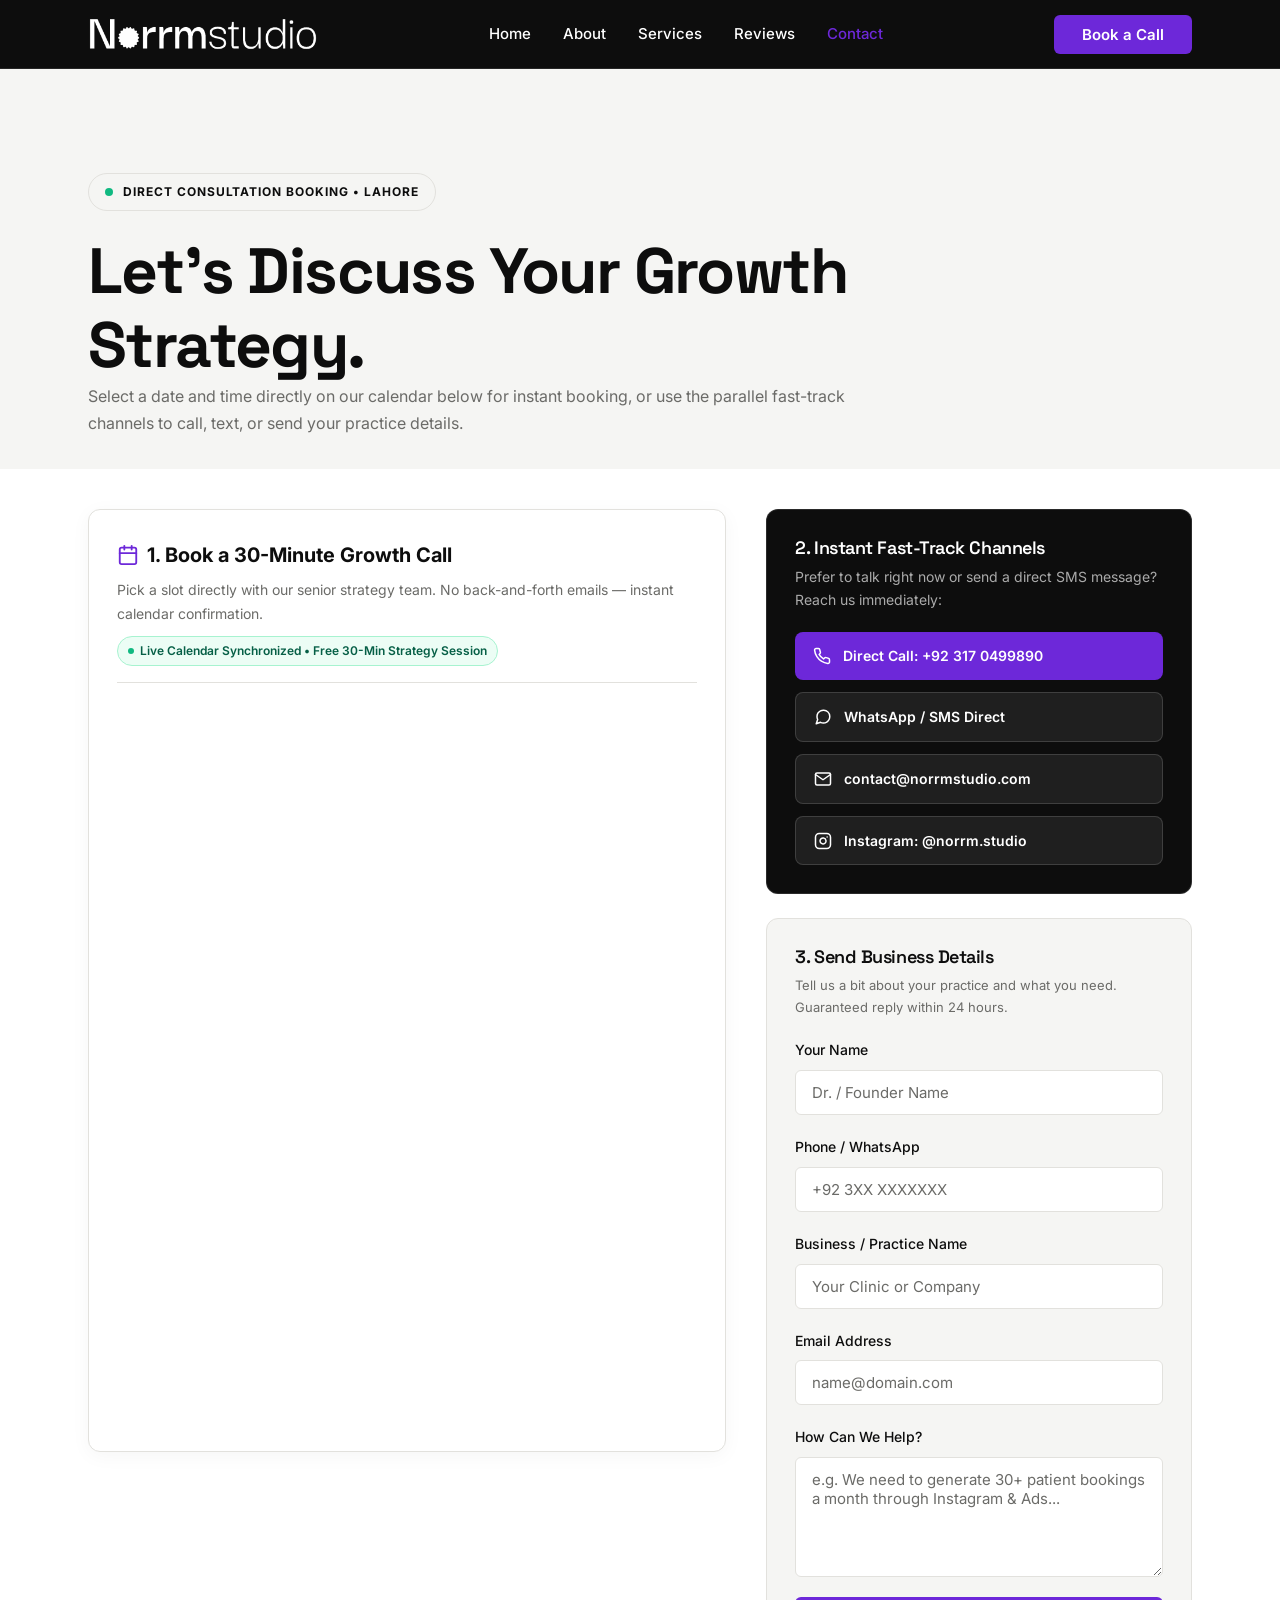
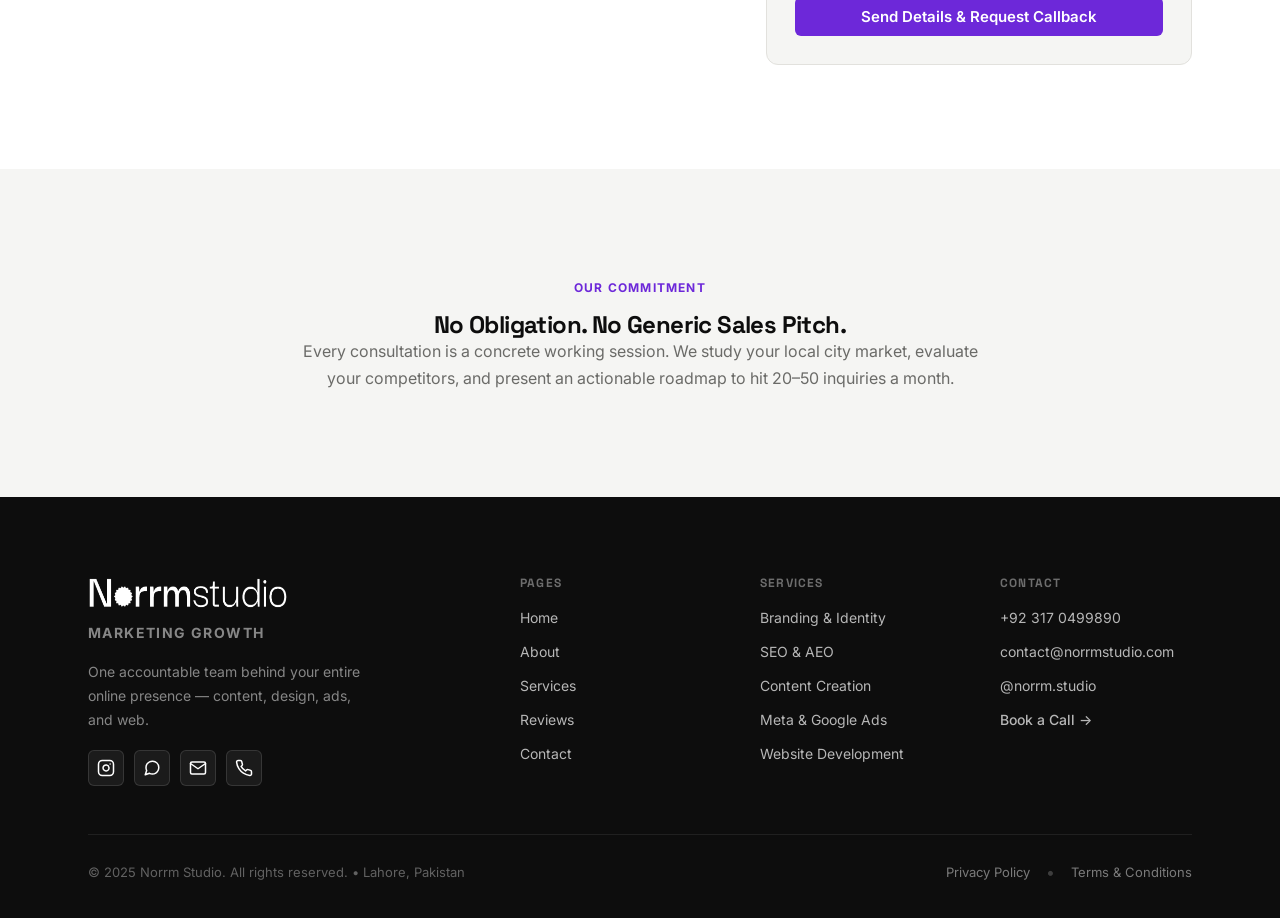
<file: contact.html>
<!DOCTYPE html>
<html lang="en">
<head>
  <meta charset="UTF-8" />
  <meta name="viewport" content="width=device-width, initial-scale=1.0" />
  <title>Book a Call &amp; Contact — Norrm Studio | Lahore, Pakistan</title>
  <meta name="description" content="Book a growth strategy call with Norrm Studio or connect directly via phone, WhatsApp, SMS, or email. We help businesses generate 20–50 inquiries a month." />
  <meta property="og:title" content="Book a Call &amp; Contact — Norrm Studio" />
  <meta property="og:description" content="Direct calendar booking &amp; instant fast-track channels for businesses and clinic owners." />
  <meta property="og:type" content="website" />
  <meta property="og:url" content="https://norrmstudio.com/contact" />
  <meta property="og:image" content="https://norrmstudio.com/assets/logo-black.png" />
  <meta name="twitter:card" content="summary" />
  <meta name="robots" content="index, follow" />
  <link rel="canonical" href="https://norrmstudio.com/contact" />
  <link rel="icon" href="assets/logo-black.png" type="image/png" />
  <link rel="apple-touch-icon" href="assets/logo-black.png" />
  <link rel="preconnect" href="https://fonts.googleapis.com">
  <link rel="preconnect" href="https://fonts.gstatic.com" crossorigin>
  <link rel="stylesheet" href="https://fonts.googleapis.com/css2?family=Space+Grotesk:wght@400;500;600;700&family=Inter:wght@400;500;600&display=swap">
  <link rel="stylesheet" href="css/style.css" />
  <script type="application/ld+json">
  {
    "@context": "https://schema.org",
    "@type": "ContactPage",
    "name": "Book a Call with Norrm Studio",
    "description": "Direct strategy call scheduling and contact details for Norrm Studio marketing agency in Lahore.",
    "publisher": {
      "@type": "Organization",
      "name": "Norrm Studio",
      "telephone": "+923170499890",
      "email": "contact@norrmstudio.com",
      "url": "https://norrmstudio.com"
    }
  }
  </script>
</head>
<body>

  <!-- NAVIGATION -->
  <nav class="nav" id="main-nav" role="navigation" aria-label="Main navigation">
    <div class="nav__inner">
      <a href="index.html" class="nav__logo" aria-label="Norrm Studio Home">
        <img src="assets/logo-black.png" alt="Norrm Studio" class="logo-light" />
        <img src="assets/logo-white.png" alt="Norrm Studio" class="logo-dark" />
      </a>
      <ul class="nav__links" role="list">
        <li><a href="index.html">Home</a></li>
        <li><a href="about.html">About</a></li>
        <li><a href="services.html">Services</a></li>
        <li><a href="reviews.html">Reviews</a></li>
        <li><a href="contact.html">Contact</a></li>
      </ul>
      <a href="contact.html" class="btn btn--violet desktop-cta">Book a Call</a>
      <button class="nav__hamburger" id="hamburger" aria-label="Toggle navigation" aria-expanded="false">
        <span></span><span></span><span></span>
      </button>
    </div>
    <div class="nav__mobile" id="mobile-menu" role="menu">
      <a href="index.html" role="menuitem">Home</a>
      <a href="about.html" role="menuitem">About</a>
      <a href="services.html" role="menuitem">Services</a>
      <a href="reviews.html" role="menuitem">Reviews</a>
      <a href="contact.html" role="menuitem">Contact</a>
      <a href="contact.html" class="btn btn--violet nav__cta" role="menuitem">Book a Call</a>
    </div>
  </nav>

  <main>

    <!-- CONTACT HERO -->
    <section class="section section--bone" style="padding-bottom: 32px;" aria-labelledby="contact-heading">
      <div class="container">
        <div style="max-width: 760px;">
          <div class="brand-pill brand-pill--light fade-up">
            <span class="pulse-dot"></span> DIRECT CONSULTATION BOOKING &bull; LAHORE
          </div>
          <h1 id="contact-heading" class="fade-up delay-1">Let's Discuss Your Growth Strategy.</h1>
          <p class="lead fade-up delay-2">Select a date and time directly on our calendar below for instant booking, or use the parallel fast-track channels to call, text, or send your practice details.</p>
        </div>
      </div>
    </section>

    <!-- PARALLEL BOOKING & INQUIRY SECTION (CALENDLY PRIMARY) -->
    <section class="section" style="padding-top: 40px;" aria-label="Booking and contact options">
      <div class="container">
        <div class="contact-parallel-grid">

          <!-- PRIMARY COLUMN: CALENDLY DIRECT EMBED -->
          <div class="calendly-primary-box fade-up">
            <div class="calendly-primary-box__header">
              <div class="calendly-primary-box__title">
                <svg width="22" height="22" viewBox="0 0 24 24" fill="none" stroke="currentColor" stroke-width="2" stroke-linecap="round" stroke-linejoin="round" aria-hidden="true" style="color:var(--violet);">
                  <rect x="3" y="4" width="18" height="18" rx="2" ry="2"/>
                  <line x1="16" y1="2" x2="16" y2="6"/>
                  <line x1="8" y1="2" x2="8" y2="6"/>
                  <line x1="3" y1="10" x2="21" y2="10"/>
                </svg>
                1. Book a 30-Minute Growth Call
              </div>
              <p class="calendly-primary-box__sub">Pick a slot directly with our senior strategy team. No back-and-forth emails &mdash; instant calendar confirmation.</p>
              <div class="status-badge">
                <span class="dot"></span> Live Calendar Synchronized &bull; Free 30-Min Strategy Session
              </div>
            </div>

            <!-- Calendly inline widget (Primary Priority) -->
            <div class="calendly-inline-widget" data-url="https://calendly.com/norrm-studio" style="min-width:300px;height:720px;"></div>
          </div>

          <!-- PARALLEL COLUMN: DIRECT FAST-TRACK & SHORT MESSAGE -->
          <div class="fade-up delay-1">

            <!-- FAST-TRACK DIRECT ACTION CARD -->
            <div class="fast-track-card">
              <h3>2. Instant Fast-Track Channels</h3>
              <p>Prefer to talk right now or send a direct SMS message? Reach us immediately:</p>
              
              <div class="fast-track-actions">
                <a href="tel:+923170499890" class="action-btn action-btn--primary">
                  <svg viewBox="0 0 24 24" fill="none" stroke="currentColor" stroke-width="2" stroke-linecap="round" stroke-linejoin="round" aria-hidden="true">
                    <path d="M22 16.92v3a2 2 0 0 1-2.18 2 19.79 19.79 0 0 1-8.63-3.07 19.5 19.5 0 0 1-6-6 19.79 19.79 0 0 1-3.07-8.67A2 2 0 0 1 4.11 2h3a2 2 0 0 1 2 1.72 12.84 12.84 0 0 0 .7 2.81 2 2 0 0 1-.45 2.11L8.09 9.91a16 16 0 0 0 6 6l1.27-1.27a2 2 0 0 1 2.11-.45 12.84 12.84 0 0 0 2.81.7A2 2 0 0 1 22 16.92z"/>
                  </svg>
                  <span>Direct Call: +92 317 0499890</span>
                </a>

                <a href="https://wa.me/923170499890?text=Hi%20Norrm%20Studio%2C%20I%20would%20like%20to%20discuss%20marketing%20growth%20for%20my%20business." target="_blank" rel="noopener" class="action-btn action-btn--secondary">
                  <svg viewBox="0 0 24 24" fill="none" stroke="currentColor" stroke-width="2" stroke-linecap="round" stroke-linejoin="round" aria-hidden="true">
                    <path d="M21 11.5a8.38 8.38 0 0 1-.9 3.8 8.5 8.5 0 0 1-7.6 4.7 8.38 8.38 0 0 1-3.8-.9L3 21l1.9-5.7a8.38 8.38 0 0 1-.9-3.8 8.5 8.5 0 0 1 4.7-7.6 8.38 8.38 0 0 1 3.8-.9h.5a8.48 8.48 0 0 1 8 8v.5z"/>
                  </svg>
                  <span>WhatsApp / SMS Direct</span>
                </a>

                <a href="mailto:contact@norrmstudio.com" class="action-btn action-btn--secondary">
                  <svg viewBox="0 0 24 24" fill="none" stroke="currentColor" stroke-width="2" stroke-linecap="round" stroke-linejoin="round" aria-hidden="true">
                    <path d="M4 4h16c1.1 0 2 .9 2 2v12c0 1.1-.9 2-2 2H4c-1.1 0-2-.9-2-2V6c0-1.1.9-2 2-2z"/>
                    <polyline points="22,6 12,13 2,6"/>
                  </svg>
                  <span>contact@norrmstudio.com</span>
                </a>

                <a href="https://instagram.com/norrm.studio" target="_blank" rel="noopener" class="action-btn action-btn--secondary">
                  <svg viewBox="0 0 24 24" fill="none" stroke="currentColor" stroke-width="2" stroke-linecap="round" stroke-linejoin="round" aria-hidden="true">
                    <rect x="2" y="2" width="20" height="20" rx="5"/>
                    <path d="M16 11.37A4 4 0 1 1 12.63 8 4 4 0 0 1 16 11.37z"/>
                    <line x1="17.5" y1="6.5" x2="17.51" y2="6.5"/>
                  </svg>
                  <span>Instagram: @norrm.studio</span>
                </a>
              </div>
            </div>

            <!-- PARALLEL INQUIRY MESSAGE FORM -->
            <div class="message-box">
              <h3>3. Send Business Details</h3>
              <p>Tell us a bit about your practice and what you need. Guaranteed reply within 24 hours.</p>

              <form class="contact-form" name="contact" method="POST" action="#" aria-label="Contact form">
                <div class="form-group">
                  <label for="name">Your Name</label>
                  <input type="text" id="name" name="name" placeholder="Dr. / Founder Name" required autocomplete="name" />
                </div>
                <div class="form-group">
                  <label for="phone">Phone / WhatsApp</label>
                  <input type="tel" id="phone" name="phone" placeholder="+92 3XX XXXXXXX" required autocomplete="tel" />
                </div>
                <div class="form-group">
                  <label for="business">Business / Practice Name</label>
                  <input type="text" id="business" name="business" placeholder="Your Clinic or Company" />
                </div>
                <div class="form-group">
                  <label for="email">Email Address</label>
                  <input type="email" id="email" name="email" placeholder="name@domain.com" required autocomplete="email" />
                </div>
                <div class="form-group">
                  <label for="message">How Can We Help?</label>
                  <textarea id="message" name="message" placeholder="e.g. We need to generate 30+ patient bookings a month through Instagram &amp; Ads..." rows="3"></textarea>
                </div>
                <button type="submit" class="btn btn--violet" style="width:100%;justify-content:center;padding:12px 20px;">
                  Send Details &amp; Request Callback
                </button>
              </form>
            </div>

          </div>

        </div>
      </div>
    </section>

    <!-- NO PRESSURE PROMISE SECTION -->
    <section class="section section--bone" aria-labelledby="promise-heading">
      <div class="container">
        <div class="section-header" style="max-width: 680px; margin: 0 auto;">
          <span class="section-label">Our Commitment</span>
          <h2 id="promise-heading" style="font-size:24px;">No Obligation. No Generic Sales Pitch.</h2>
          <p>Every consultation is a concrete working session. We study your local city market, evaluate your competitors, and present an actionable roadmap to hit 20&ndash;50 inquiries a month.</p>
        </div>
      </div>
    </section>

  </main>

  <!-- FOOTER -->
  <footer class="footer" role="contentinfo">
    <div class="container">
      <div class="footer__grid">
        <div class="footer__brand">
          <img src="assets/logo-white.png" alt="Norrm Studio" />
          <p class="footer__tagline">Marketing Growth</p>
          <p>One accountable team behind your entire online presence &mdash; content, design, ads, and web.</p>
        <div class="footer__social">
          <a href="https://instagram.com/norrm.studio" target="_blank" rel="noopener" aria-label="Instagram">
            <svg viewBox="0 0 24 24" fill="none" stroke="currentColor" stroke-width="2" stroke-linecap="round" stroke-linejoin="round"><rect x="2" y="2" width="20" height="20" rx="5"/><path d="M16 11.37A4 4 0 1 1 12.63 8 4 4 0 0 1 16 11.37z"/><line x1="17.5" y1="6.5" x2="17.51" y2="6.5"/></svg>
          </a>
          <a href="https://wa.me/923170499890" target="_blank" rel="noopener" aria-label="WhatsApp">
            <svg viewBox="0 0 24 24" fill="none" stroke="currentColor" stroke-width="2" stroke-linecap="round" stroke-linejoin="round"><path d="M21 11.5a8.38 8.38 0 0 1-.9 3.8 8.5 8.5 0 0 1-7.6 4.7 8.38 8.38 0 0 1-3.8-.9L3 21l1.9-5.7a8.38 8.38 0 0 1-.9-3.8 8.5 8.5 0 0 1 4.7-7.6 8.38 8.38 0 0 1 3.8-.9h.5a8.48 8.48 0 0 1 8 8v.5z"/></svg>
          </a>
          <a href="mailto:contact@norrmstudio.com" aria-label="Email">
            <svg viewBox="0 0 24 24" fill="none" stroke="currentColor" stroke-width="2" stroke-linecap="round" stroke-linejoin="round"><path d="M4 4h16c1.1 0 2 .9 2 2v12c0 1.1-.9 2-2 2H4c-1.1 0-2-.9-2-2V6c0-1.1.9-2 2-2z"/><polyline points="22,6 12,13 2,6"/></svg>
          </a>
          <a href="tel:+923170499890" aria-label="Phone">
            <svg viewBox="0 0 24 24" fill="none" stroke="currentColor" stroke-width="2" stroke-linecap="round" stroke-linejoin="round"><path d="M22 16.92v3a2 2 0 0 1-2.18 2 19.79 19.79 0 0 1-8.63-3.07 19.5 19.5 0 0 1-6-6 19.79 19.79 0 0 1-3.07-8.67A2 2 0 0 1 4.11 2h3a2 2 0 0 1 2 1.72 12.84 12.84 0 0 0 .7 2.81 2 2 0 0 1-.45 2.11L8.09 9.91a16 16 0 0 0 6 6l1.27-1.27a2 2 0 0 1 2.11-.45 12.84 12.84 0 0 0 2.81.7A2 2 0 0 1 22 16.92z"/></svg>
          </a>
        </div>

        </div>
        <div class="footer__col">
          <h5>Pages</h5>
          <a href="index.html">Home</a>
          <a href="about.html">About</a>
          <a href="services.html">Services</a>
          <a href="reviews.html">Reviews</a>
          <a href="contact.html">Contact</a>
        </div>
        <div class="footer__col">
          <h5>Services</h5>
          <a href="services.html#branding">Branding &amp; Identity</a>
          <a href="services.html#seo-aeo">SEO &amp; AEO</a>
          <a href="services.html#content-creation">Content Creation</a>
          <a href="services.html#advertising">Meta &amp; Google Ads</a>
          <a href="services.html#web-development">Website Development</a>
        </div>
        <div class="footer__col">
          <h5>Contact</h5>
          <a href="tel:+923170499890">+92 317 0499890</a>
          <a href="mailto:contact@norrmstudio.com">contact@norrmstudio.com</a>
          <a href="https://instagram.com/norrm.studio" target="_blank" rel="noopener">@norrm.studio</a>
          <a href="contact.html" class="footer__book-link">Book a Call &rarr;</a>
        </div>
      </div>
            <div class="footer__bottom">
        <p>&copy; 2025 Norrm Studio. All rights reserved. &bull; Lahore, Pakistan</p>
        <div class="footer__legal">
          <a href="privacy.html">Privacy Policy</a>
          <span style="color:rgba(255,255,255,0.2);">&bull;</span>
          <a href="terms.html">Terms &amp; Conditions</a>
        </div>
      </div>
    </div>
  </footer>

  <script src="js/main.js" defer></script>
</body>
</html>
</file>
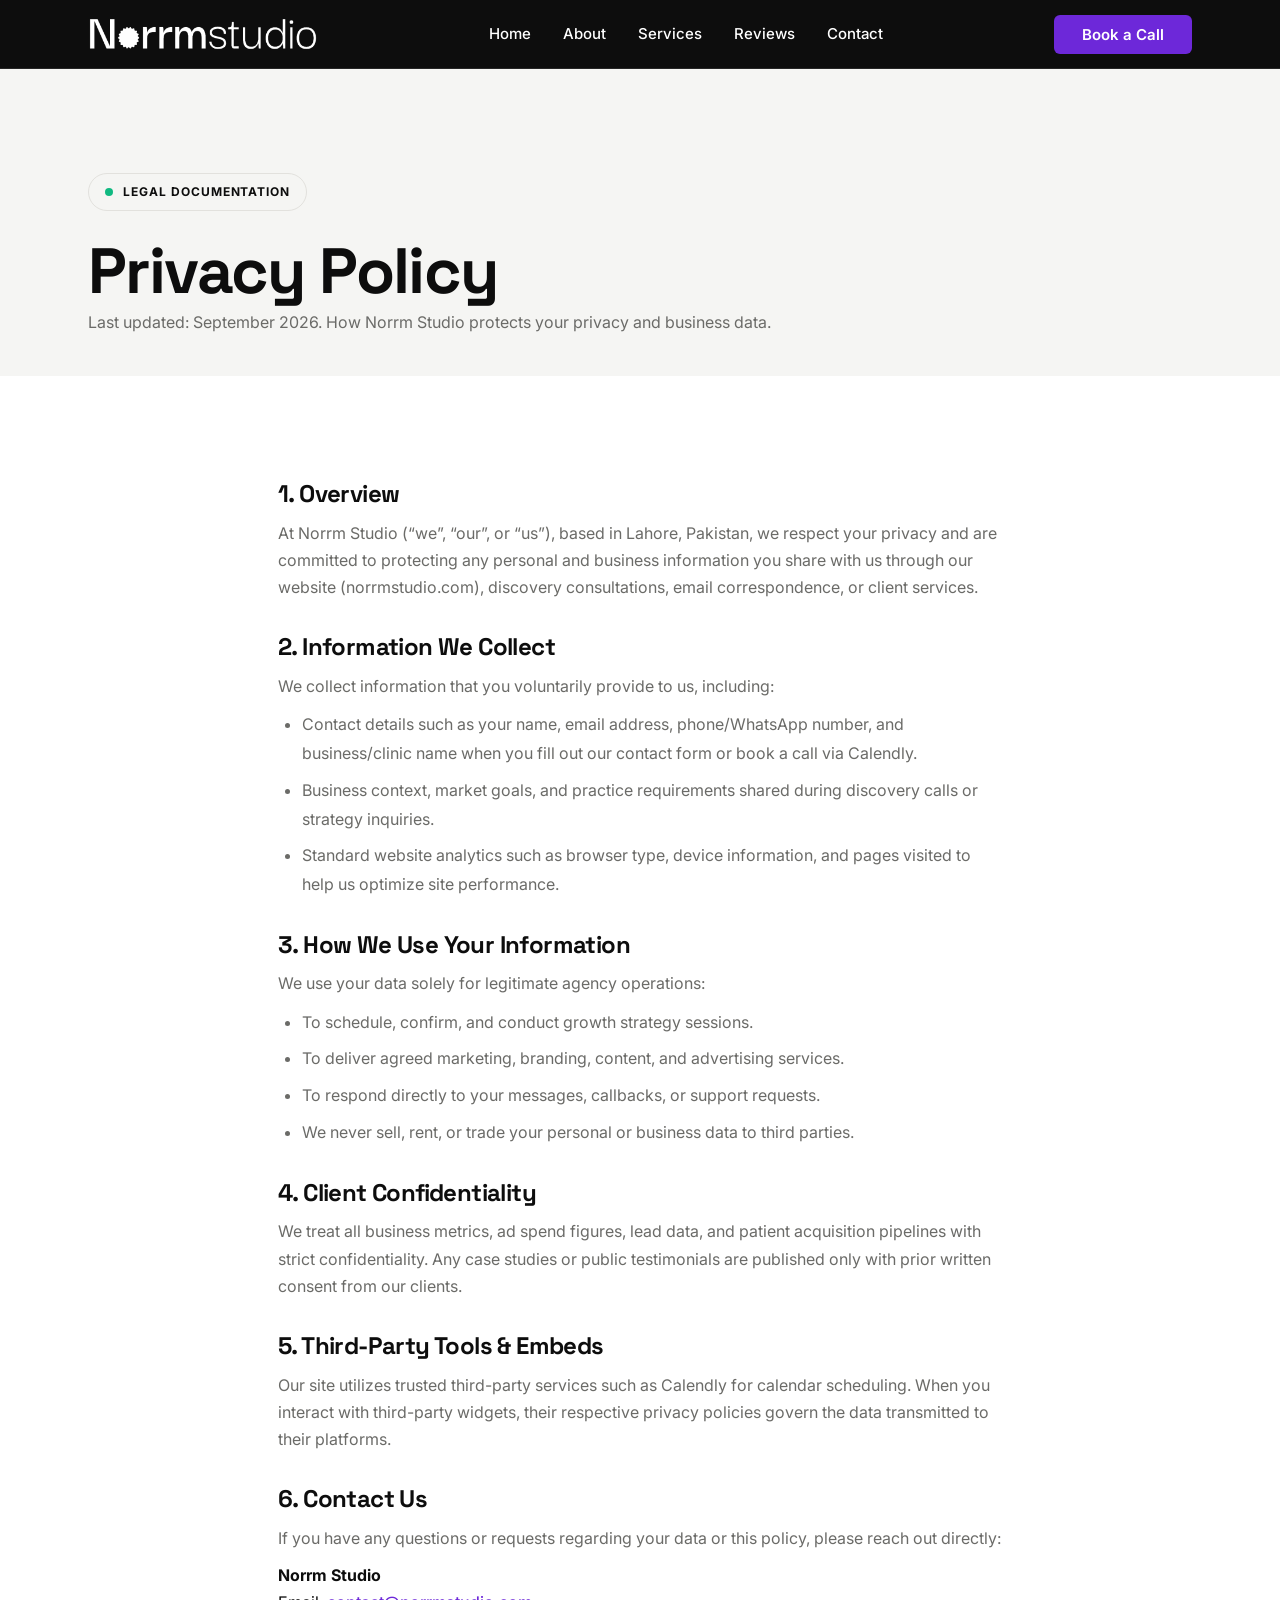
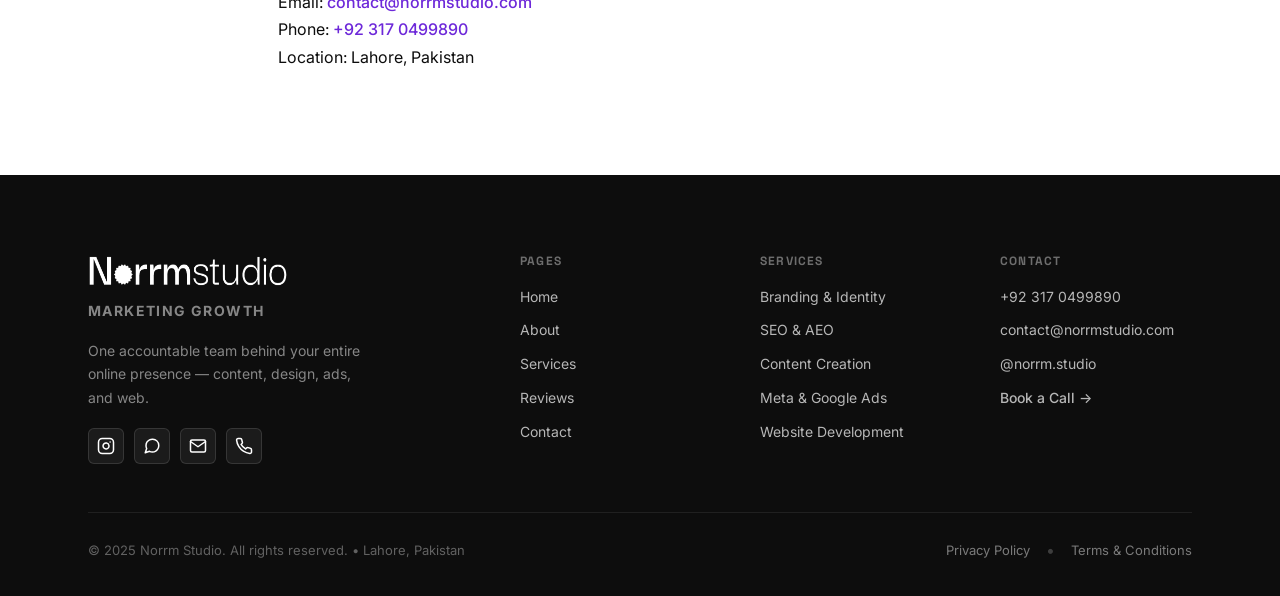
<file: privacy.html>
<!DOCTYPE html>
<html lang="en">
<head>
  <meta charset="UTF-8" />
  <meta name="viewport" content="width=device-width, initial-scale=1.0" />
  <title>Privacy Policy &mdash; Norrm Studio</title>
  <meta name="description" content="Privacy Policy for Norrm Studio. Learn how we collect, handle, and protect client and visitor information." />
  <meta name="robots" content="index, follow" />
  <link rel="canonical" href="https://norrmstudio.com/privacy" />
  <link rel="icon" href="assets/logo-black.png" type="image/png" />
  <link rel="apple-touch-icon" href="assets/logo-black.png" />
  <link rel="preconnect" href="https://fonts.googleapis.com">
  <link rel="preconnect" href="https://fonts.gstatic.com" crossorigin>
  <link rel="stylesheet" href="https://fonts.googleapis.com/css2?family=Space+Grotesk:wght@400;500;600;700&family=Inter:wght@400;500;600&display=swap">
  <link rel="stylesheet" href="css/style.css" />
</head>
<body>

  <!-- NAVIGATION -->
  <nav class="nav" id="main-nav" role="navigation" aria-label="Main navigation">
    <div class="nav__inner">
      <a href="index.html" class="nav__logo" aria-label="Norrm Studio Home">
        <img src="assets/logo-white.png" alt="Norrm Studio" class="logo-dark" />
        <img src="assets/logo-black.png" alt="Norrm Studio" class="logo-light" />
      </a>
      <ul class="nav__links" role="list">
        <li><a href="index.html">Home</a></li>
        <li><a href="about.html">About</a></li>
        <li><a href="services.html">Services</a></li>
        <li><a href="reviews.html">Reviews</a></li>
        <li><a href="contact.html">Contact</a></li>
      </ul>
      <a href="contact.html" class="btn btn--violet desktop-cta">Book a Call</a>
      <button class="nav__hamburger" id="hamburger" aria-label="Toggle navigation" aria-expanded="false">
        <span></span><span></span><span></span>
      </button>
    </div>
    <div class="nav__mobile" id="mobile-menu" role="menu">
      <a href="index.html" role="menuitem">Home</a>
      <a href="about.html" role="menuitem">About</a>
      <a href="services.html" role="menuitem">Services</a>
      <a href="reviews.html" role="menuitem">Reviews</a>
      <a href="contact.html" role="menuitem">Contact</a>
      <a href="contact.html" class="btn btn--violet nav__cta" role="menuitem">Book a Call</a>
    </div>
  </nav>

  <main>
    <!-- HERO -->
    <section class="section section--bone" style="padding-bottom: 40px;" aria-labelledby="privacy-heading">
      <div class="container">
        <div style="max-width: 760px;">
          <div class="brand-pill brand-pill--light fade-up">
            <span class="pulse-dot"></span> LEGAL DOCUMENTATION
          </div>
          <h1 id="privacy-heading" class="fade-up delay-1">Privacy Policy</h1>
          <p class="lead fade-up delay-2">Last updated: September 2026. How Norrm Studio protects your privacy and business data.</p>
        </div>
      </div>
    </section>

    <!-- CONTENT -->
    <section class="section" aria-label="Privacy Policy Details">
      <div class="container" style="max-width: 820px;">
        <div style="display: flex; flex-direction: column; gap: 32px; font-size: 16px; line-height: 1.8; color: var(--ink);">
          
          <div>
            <h2 style="font-size: 24px; margin-bottom: 12px; color: var(--ink);">1. Overview</h2>
            <p style="color: var(--muted);">At Norrm Studio (&ldquo;we&rdquo;, &ldquo;our&rdquo;, or &ldquo;us&rdquo;), based in Lahore, Pakistan, we respect your privacy and are committed to protecting any personal and business information you share with us through our website (norrmstudio.com), discovery consultations, email correspondence, or client services.</p>
          </div>

          <div>
            <h2 style="font-size: 24px; margin-bottom: 12px; color: var(--ink);">2. Information We Collect</h2>
            <p style="color: var(--muted); margin-bottom: 10px;">We collect information that you voluntarily provide to us, including:</p>
            <ul style="list-style: disc; padding-left: 24px; color: var(--muted); display: flex; flex-direction: column; gap: 8px;">
              <li>Contact details such as your name, email address, phone/WhatsApp number, and business/clinic name when you fill out our contact form or book a call via Calendly.</li>
              <li>Business context, market goals, and practice requirements shared during discovery calls or strategy inquiries.</li>
              <li>Standard website analytics such as browser type, device information, and pages visited to help us optimize site performance.</li>
            </ul>
          </div>

          <div>
            <h2 style="font-size: 24px; margin-bottom: 12px; color: var(--ink);">3. How We Use Your Information</h2>
            <p style="color: var(--muted); margin-bottom: 10px;">We use your data solely for legitimate agency operations:</p>
            <ul style="list-style: disc; padding-left: 24px; color: var(--muted); display: flex; flex-direction: column; gap: 8px;">
              <li>To schedule, confirm, and conduct growth strategy sessions.</li>
              <li>To deliver agreed marketing, branding, content, and advertising services.</li>
              <li>To respond directly to your messages, callbacks, or support requests.</li>
              <li>We never sell, rent, or trade your personal or business data to third parties.</li>
            </ul>
          </div>

          <div>
            <h2 style="font-size: 24px; margin-bottom: 12px; color: var(--ink);">4. Client Confidentiality</h2>
            <p style="color: var(--muted);">We treat all business metrics, ad spend figures, lead data, and patient acquisition pipelines with strict confidentiality. Any case studies or public testimonials are published only with prior written consent from our clients.</p>
          </div>

          <div>
            <h2 style="font-size: 24px; margin-bottom: 12px; color: var(--ink);">5. Third-Party Tools &amp; Embeds</h2>
            <p style="color: var(--muted);">Our site utilizes trusted third-party services such as Calendly for calendar scheduling. When you interact with third-party widgets, their respective privacy policies govern the data transmitted to their platforms.</p>
          </div>

          <div>
            <h2 style="font-size: 24px; margin-bottom: 12px; color: var(--ink);">6. Contact Us</h2>
            <p style="color: var(--muted);">If you have any questions or requests regarding your data or this policy, please reach out directly:</p>
            <p style="margin-top: 10px; color: var(--ink);">
              <strong>Norrm Studio</strong><br>
              Email: <a href="mailto:contact@norrmstudio.com" style="color: var(--violet); font-weight: 500;">contact@norrmstudio.com</a><br>
              Phone: <a href="tel:+923170499890" style="color: var(--violet); font-weight: 500;">+92 317 0499890</a><br>
              Location: Lahore, Pakistan
            </p>
          </div>

        </div>
      </div>
    </section>
  </main>

  <!-- FOOTER -->
  <footer class="footer" role="contentinfo">
    <div class="container">
      <div class="footer__grid">
        <div class="footer__brand">
          <img src="assets/logo-white.png" alt="Norrm Studio" />
          <p class="footer__tagline">Marketing Growth</p>
          <p>One accountable team behind your entire online presence &mdash; content, design, ads, and web.</p>
          <div class="footer__social">
            <a href="https://instagram.com/norrm.studio" target="_blank" rel="noopener" aria-label="Instagram">
              <svg viewBox="0 0 24 24" fill="none" stroke="currentColor" stroke-width="2" stroke-linecap="round" stroke-linejoin="round"><rect x="2" y="2" width="20" height="20" rx="5"/><path d="M16 11.37A4 4 0 1 1 12.63 8 4 4 0 0 1 16 11.37z"/><line x1="17.5" y1="6.5" x2="17.51" y2="6.5"/></svg>
            </a>
            <a href="https://wa.me/923170499890" target="_blank" rel="noopener" aria-label="WhatsApp">
              <svg viewBox="0 0 24 24" fill="none" stroke="currentColor" stroke-width="2" stroke-linecap="round" stroke-linejoin="round"><path d="M21 11.5a8.38 8.38 0 0 1-.9 3.8 8.5 8.5 0 0 1-7.6 4.7 8.38 8.38 0 0 1-3.8-.9L3 21l1.9-5.7a8.38 8.38 0 0 1-.9-3.8 8.5 8.5 0 0 1 4.7-7.6 8.38 8.38 0 0 1 3.8-.9h.5a8.48 8.48 0 0 1 8 8v.5z"/></svg>
            </a>
            <a href="mailto:contact@norrmstudio.com" aria-label="Email">
              <svg viewBox="0 0 24 24" fill="none" stroke="currentColor" stroke-width="2" stroke-linecap="round" stroke-linejoin="round"><path d="M4 4h16c1.1 0 2 .9 2 2v12c0 1.1-.9 2-2 2H4c-1.1 0-2-.9-2-2V6c0-1.1.9-2 2-2z"/><polyline points="22,6 12,13 2,6"/></svg>
            </a>
            <a href="tel:+923170499890" aria-label="Phone">
              <svg viewBox="0 0 24 24" fill="none" stroke="currentColor" stroke-width="2" stroke-linecap="round" stroke-linejoin="round"><path d="M22 16.92v3a2 2 0 0 1-2.18 2 19.79 19.79 0 0 1-8.63-3.07 19.5 19.5 0 0 1-6-6 19.79 19.79 0 0 1-3.07-8.67A2 2 0 0 1 4.11 2h3a2 2 0 0 1 2 1.72 12.84 12.84 0 0 0 .7 2.81 2 2 0 0 1-.45 2.11L8.09 9.91a16 16 0 0 0 6 6l1.27-1.27a2 2 0 0 1 2.11-.45 12.84 12.84 0 0 0 2.81.7A2 2 0 0 1 22 16.92z"/></svg>
            </a>
          </div>
        </div>
        <div class="footer__col">
          <h5>Pages</h5>
          <a href="index.html">Home</a>
          <a href="about.html">About</a>
          <a href="services.html">Services</a>
          <a href="reviews.html">Reviews</a>
          <a href="contact.html">Contact</a>
        </div>
        <div class="footer__col">
          <h5>Services</h5>
          <a href="services.html#branding">Branding &amp; Identity</a>
          <a href="services.html#seo-aeo">SEO &amp; AEO</a>
          <a href="services.html#content-creation">Content Creation</a>
          <a href="services.html#advertising">Meta &amp; Google Ads</a>
          <a href="services.html#web-development">Website Development</a>
        </div>
        <div class="footer__col">
          <h5>Contact</h5>
          <a href="tel:+923170499890">+92 317 0499890</a>
          <a href="mailto:contact@norrmstudio.com">contact@norrmstudio.com</a>
          <a href="https://instagram.com/norrm.studio" target="_blank" rel="noopener">@norrm.studio</a>
          <a href="contact.html" class="footer__book-link">Book a Call &rarr;</a>
        </div>
      </div>
      <div class="footer__bottom">
        <p>&copy; 2025 Norrm Studio. All rights reserved. &bull; Lahore, Pakistan</p>
        <div class="footer__legal">
          <a href="privacy.html">Privacy Policy</a>
          <span style="color:rgba(255,255,255,0.2);">&bull;</span>
          <a href="terms.html">Terms &amp; Conditions</a>
        </div>
      </div>
    </div>
  </footer>

  <script src="js/main.js" defer></script>
</body>
</html>
</file>
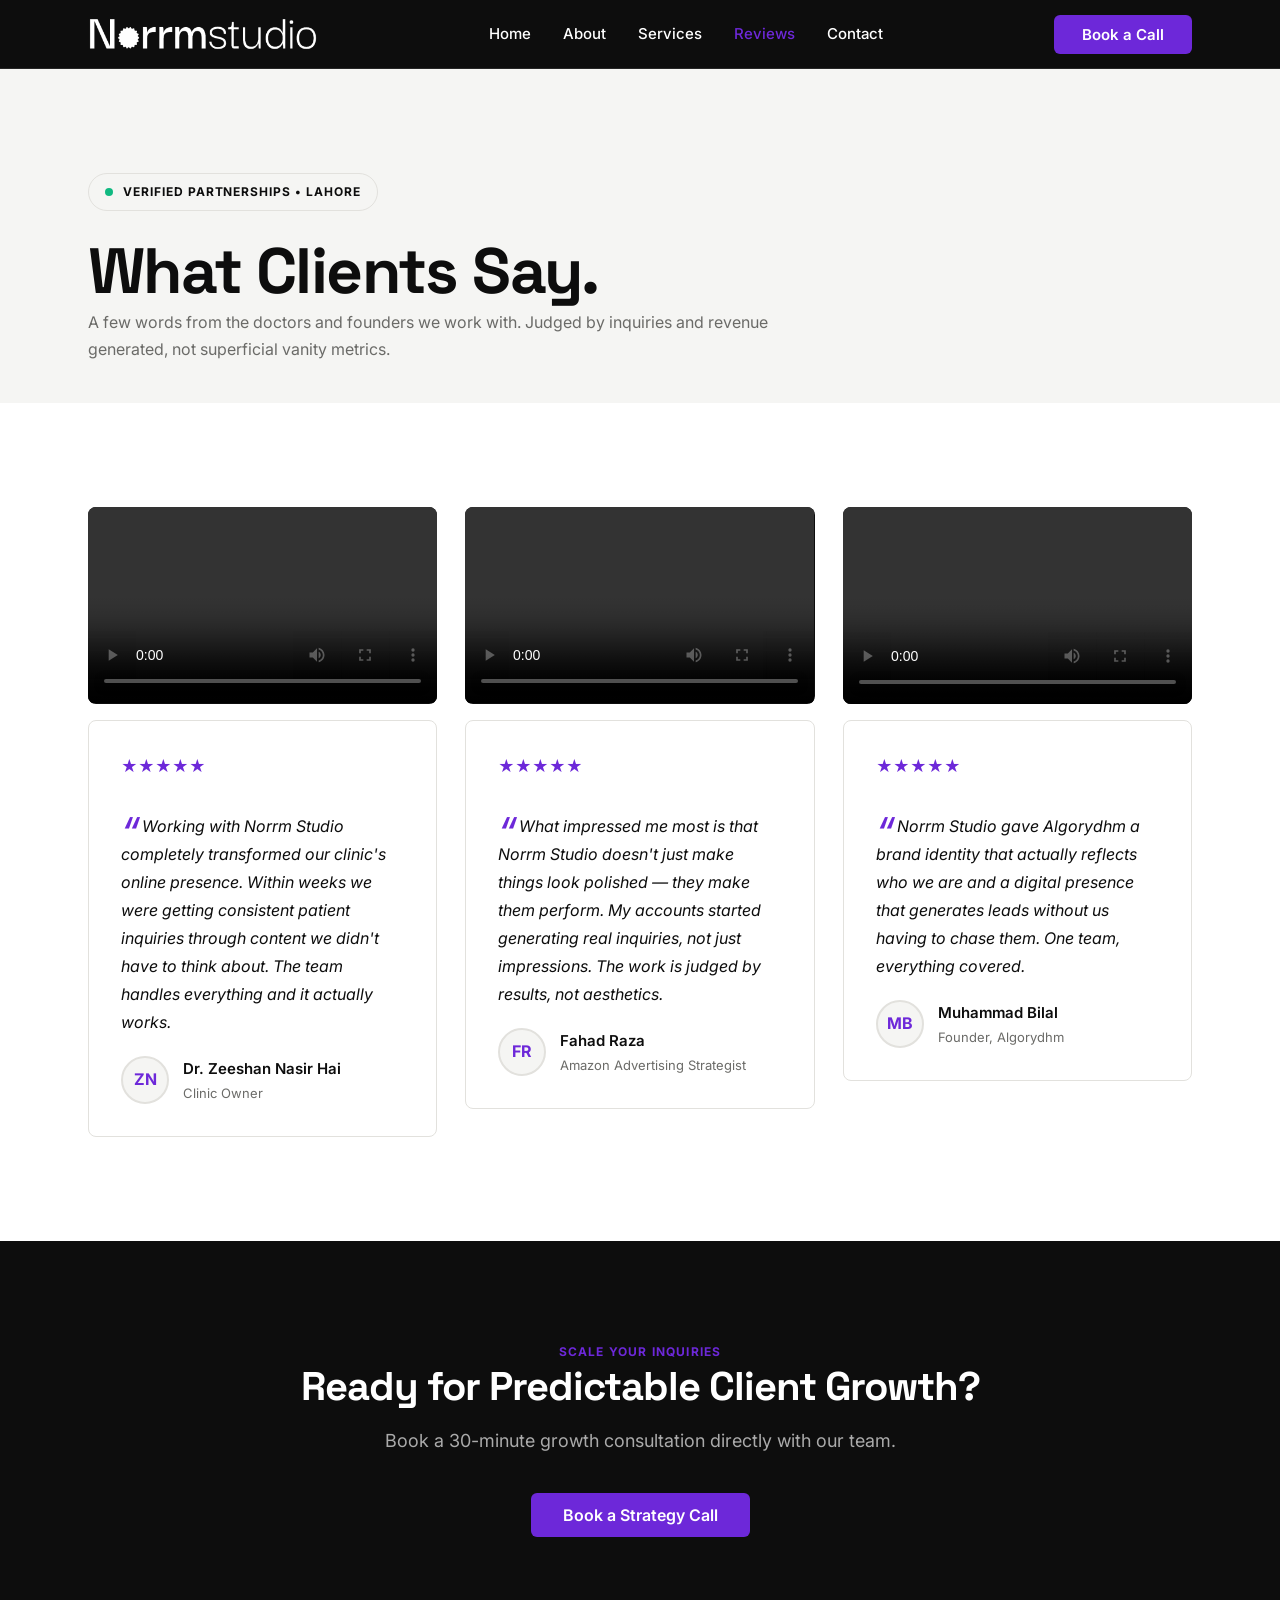
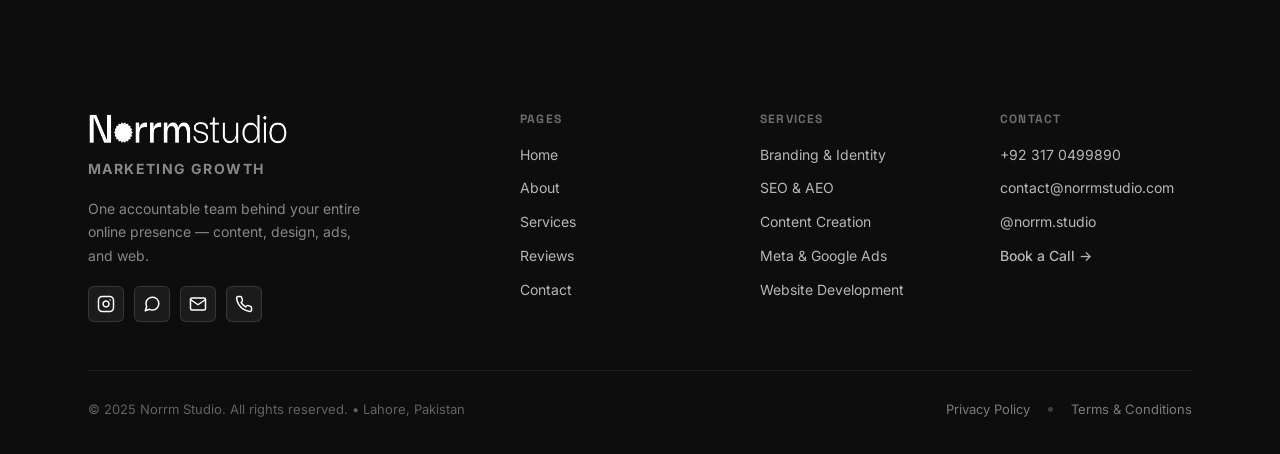
<file: reviews.html>
<!DOCTYPE html>
<html lang="en">
<head>
  <meta charset="UTF-8" />
  <meta name="viewport" content="width=device-width, initial-scale=1.0" />
  <title>Client Reviews &mdash; Norrm Studio | Lahore, Pakistan</title>
  <meta name="description" content="Read what clients say about working with Norrm Studio. Real testimonials from clinic owners, founders, and business owners in Lahore, Pakistan." />
  <meta property="og:title" content="Client Reviews &mdash; Norrm Studio" />
  <meta property="og:description" content="A few words from the doctors and founders we work with." />
  <meta property="og:type" content="website" />
  <meta property="og:url" content="https://norrmstudio.com/reviews" />
  <meta property="og:image" content="https://norrmstudio.com/assets/logo-black.png" />
  <meta name="twitter:card" content="summary" />
  <meta name="robots" content="index, follow" />
  <link rel="canonical" href="https://norrmstudio.com/reviews" />
  <link rel="icon" href="assets/logo-black.png" type="image/png" />
  <link rel="apple-touch-icon" href="assets/logo-black.png" />
  <link rel="preconnect" href="https://fonts.googleapis.com">
  <link rel="preconnect" href="https://fonts.gstatic.com" crossorigin>
  <link rel="stylesheet" href="https://fonts.googleapis.com/css2?family=Space+Grotesk:wght@400;500;600;700&family=Inter:wght@400;500;600&display=swap">
  <link rel="stylesheet" href="css/style.css" />
  <script type="application/ld+json">
  {
    "@context": "https://schema.org",
    "@type": "Organization",
    "name": "Norrm Studio",
    "aggregateRating": {
      "@type": "AggregateRating",
      "ratingValue": "5",
      "reviewCount": "3",
      "bestRating": "5"
    },
    "review": [
      {
        "@type": "Review",
        "author": { "@type": "Person", "name": "Dr. Zeeshan Nasir Hai" },
        "reviewRating": { "@type": "Rating", "ratingValue": "5" },
        "reviewBody": "Working with Norrm Studio completely transformed our clinic's online presence. Within weeks we were getting consistent patient inquiries through content we didn't have to think about. The team handles everything and it actually works."
      },
      {
        "@type": "Review",
        "author": { "@type": "Person", "name": "Fahad Raza" },
        "reviewRating": { "@type": "Rating", "ratingValue": "5" },
        "reviewBody": "What impressed me most is that Norrm Studio doesn't just make things look polished — they make them perform. My accounts started generating real inquiries, not just impressions. The work is judged by results, not aesthetics."
      },
      {
        "@type": "Review",
        "author": { "@type": "Person", "name": "Muhammad Bilal" },
        "reviewRating": { "@type": "Rating", "ratingValue": "5" },
        "reviewBody": "Norrm Studio gave Algorydhm a brand identity that actually reflects who we are and a digital presence that generates leads without us having to chase them. One team, everything covered."
      }
    ]
  }
  </script>
</head>
<body>

  <!-- NAVIGATION -->
  <nav class="nav" id="main-nav" role="navigation" aria-label="Main navigation">
    <div class="nav__inner">
      <a href="index.html" class="nav__logo" aria-label="Norrm Studio Home">
        <img src="assets/logo-black.png" alt="Norrm Studio" class="logo-light" />
        <img src="assets/logo-white.png" alt="Norrm Studio" class="logo-dark" />
      </a>
      <ul class="nav__links" role="list">
        <li><a href="index.html">Home</a></li>
        <li><a href="about.html">About</a></li>
        <li><a href="services.html">Services</a></li>
        <li><a href="reviews.html">Reviews</a></li>
        <li><a href="contact.html">Contact</a></li>
      </ul>
      <a href="contact.html" class="btn btn--violet desktop-cta">Book a Call</a>
      <button class="nav__hamburger" id="hamburger" aria-label="Toggle navigation" aria-expanded="false">
        <span></span><span></span><span></span>
      </button>
    </div>
    <div class="nav__mobile" id="mobile-menu" role="menu">
      <a href="index.html" role="menuitem">Home</a>
      <a href="about.html" role="menuitem">About</a>
      <a href="services.html" role="menuitem">Services</a>
      <a href="reviews.html" role="menuitem">Reviews</a>
      <a href="contact.html" role="menuitem">Contact</a>
      <a href="contact.html" class="btn btn--violet nav__cta" role="menuitem">Book a Call</a>
    </div>
  </nav>

  <main>

    <!-- PAGE HERO -->
    <section class="section section--bone" style="padding-bottom: 40px;" aria-labelledby="reviews-heading">
      <div class="container">
        <div style="max-width: 760px;">
          <div class="brand-pill brand-pill--light fade-up">
            <span class="pulse-dot"></span> VERIFIED PARTNERSHIPS &bull; LAHORE
          </div>
          <h1 id="reviews-heading" class="fade-up delay-1">What Clients Say.</h1>
          <p class="lead fade-up delay-2">A few words from the doctors and founders we work with. Judged by inquiries and revenue generated, not superficial vanity metrics.</p>
        </div>
      </div>
    </section>

    <!-- REVIEWS GRID -->
    <section class="section" aria-label="Client testimonials">
      <div class="container">
        <div class="reviews-grid">

          <!-- Review 1: Dr. Zeeshan Nasir Hai -->
          <div class="review-entry fade-up">
            <div class="video-card" style="position:relative; border-radius:8px; overflow:hidden;" aria-label="Video testimonial from Dr. Zeeshan Nasir Hai">
              <div class="video-card__placeholder" style="width:100%;aspect-ratio:16/9;background:#0D0D0D;display:flex;align-items:center;justify-content:center;">
                <span style="color:rgba(255,255,255,0.18);font-family:'Space Grotesk',sans-serif;font-size:clamp(32px,5vw,56px);font-weight:700;">ZN</span>
              </div>
              <div class="video-card__play" style="position:absolute;inset:0;display:flex;align-items:center;justify-content:center;">
                <button class="video-card__play-btn" type="button" aria-label="Play video testimonial from Dr. Zeeshan Nasir Hai">
                  <svg viewBox="0 0 24 24" fill="white" width="24" height="24" style="margin-left:3px;" aria-hidden="true"><polygon points="5 3 19 12 5 21 5 3"/></svg>
                </button>
              </div>
                            <video preload="metadata" controls style="position:absolute;inset:0;width:100%;height:100%;object-fit:cover;display:block;" playsinline>
                <source src="assets/testimonial-zeeshan.mp4" type="video/mp4">
              </video>
            </div>
            <div class="tcard">
              <div class="rating-stars" aria-label="5 out of 5 stars">★★★★★</div>
              <p class="tcard__quote">Working with Norrm Studio completely transformed our clinic's online presence. Within weeks we were getting consistent patient inquiries through content we didn't have to think about. The team handles everything and it actually works.</p>
              <div class="tcard__person">
                <div class="tcard__avatar" aria-hidden="true">ZN</div>
                <div>
                  <div class="tcard__name">Dr. Zeeshan Nasir Hai</div>
                  <div class="tcard__role">Clinic Owner</div>
                </div>
              </div>
            </div>
          </div>

          <!-- Review 2: Fahad Raza -->
          <div class="review-entry fade-up delay-1">
            <div class="video-card" style="position:relative; border-radius:8px; overflow:hidden;" aria-label="Video testimonial from Fahad Raza">
              <div class="video-card__placeholder" style="width:100%;aspect-ratio:16/9;background:#0D0D0D;display:flex;align-items:center;justify-content:center;">
                <span style="color:rgba(255,255,255,0.18);font-family:'Space Grotesk',sans-serif;font-size:clamp(32px,5vw,56px);font-weight:700;">FR</span>
              </div>
              <div class="video-card__play" style="position:absolute;inset:0;display:flex;align-items:center;justify-content:center;">
                <button class="video-card__play-btn" type="button" aria-label="Play video testimonial from Fahad Raza">
                  <svg viewBox="0 0 24 24" fill="white" width="24" height="24" style="margin-left:3px;" aria-hidden="true"><polygon points="5 3 19 12 5 21 5 3"/></svg>
                </button>
              </div>
                            <video preload="metadata" controls style="position:absolute;inset:0;width:100%;height:100%;object-fit:cover;display:block;" playsinline>
                <source src="assets/testimonial-fahad.mp4" type="video/mp4">
              </video>
            </div>
            <div class="tcard">
              <div class="rating-stars" aria-label="5 out of 5 stars">★★★★★</div>
              <p class="tcard__quote">What impressed me most is that Norrm Studio doesn't just make things look polished &mdash; they make them perform. My accounts started generating real inquiries, not just impressions. The work is judged by results, not aesthetics.</p>
              <div class="tcard__person">
                <div class="tcard__avatar" aria-hidden="true">FR</div>
                <div>
                  <div class="tcard__name">Fahad Raza</div>
                  <div class="tcard__role">Amazon Advertising Strategist</div>
                </div>
              </div>
            </div>
          </div>

          <!-- Review 3: Muhammad Bilal -->
          <div class="review-entry fade-up delay-2">
            <div class="video-card" style="position:relative; border-radius:8px; overflow:hidden;" aria-label="Video testimonial from Muhammad Bilal">
              <div class="video-card__placeholder" style="width:100%;aspect-ratio:16/9;background:#0D0D0D;display:flex;align-items:center;justify-content:center;">
                <span style="color:rgba(255,255,255,0.18);font-family:'Space Grotesk',sans-serif;font-size:clamp(32px,5vw,56px);font-weight:700;">MB</span>
              </div>
              <div class="video-card__play" style="position:absolute;inset:0;display:flex;align-items:center;justify-content:center;">
                <button class="video-card__play-btn" type="button" aria-label="Play video testimonial from Muhammad Bilal">
                  <svg viewBox="0 0 24 24" fill="white" width="24" height="24" style="margin-left:3px;" aria-hidden="true"><polygon points="5 3 19 12 5 21 5 3"/></svg>
                </button>
              </div>
                            <video preload="metadata" controls style="position:absolute;inset:0;width:100%;height:100%;object-fit:cover;display:block;" playsinline>
                <source src="assets/testimonial-bilal.mp4" type="video/mp4">
              </video>
            </div>
            <div class="tcard">
              <div class="rating-stars" aria-label="5 out of 5 stars">★★★★★</div>
              <p class="tcard__quote">Norrm Studio gave Algorydhm a brand identity that actually reflects who we are and a digital presence that generates leads without us having to chase them. One team, everything covered.</p>
              <div class="tcard__person">
                <div class="tcard__avatar" aria-hidden="true">MB</div>
                <div>
                  <div class="tcard__name">Muhammad Bilal</div>
                  <div class="tcard__role">Founder, Algorydhm</div>
                </div>
              </div>
            </div>
          </div>

        </div>
      </div>
    </section>

    <!-- CLOSING CTA BAND (INK) -->
    <section class="cta-band" aria-labelledby="reviews-cta-heading">
      <div class="container">
        <span class="cta-band__label fade-up">Scale Your Inquiries</span>
        <h2 id="reviews-cta-heading" class="fade-up delay-1">Ready for Predictable Client Growth?</h2>
        <p class="fade-up delay-2">Book a 30-minute growth consultation directly with our team.</p>
        <a href="contact.html" class="btn btn--violet btn--lg fade-up delay-3">Book a Strategy Call</a>
      </div>
    </section>

  </main>

  <!-- FOOTER -->
  <footer class="footer" role="contentinfo">
    <div class="container">
      <div class="footer__grid">
        <div class="footer__brand">
          <img src="assets/logo-white.png" alt="Norrm Studio" />
          <p class="footer__tagline">Marketing Growth</p>
          <p>One accountable team behind your entire online presence &mdash; content, design, ads, and web.</p>
        <div class="footer__social">
          <a href="https://instagram.com/norrm.studio" target="_blank" rel="noopener" aria-label="Instagram">
            <svg viewBox="0 0 24 24" fill="none" stroke="currentColor" stroke-width="2" stroke-linecap="round" stroke-linejoin="round"><rect x="2" y="2" width="20" height="20" rx="5"/><path d="M16 11.37A4 4 0 1 1 12.63 8 4 4 0 0 1 16 11.37z"/><line x1="17.5" y1="6.5" x2="17.51" y2="6.5"/></svg>
          </a>
          <a href="https://wa.me/923170499890" target="_blank" rel="noopener" aria-label="WhatsApp">
            <svg viewBox="0 0 24 24" fill="none" stroke="currentColor" stroke-width="2" stroke-linecap="round" stroke-linejoin="round"><path d="M21 11.5a8.38 8.38 0 0 1-.9 3.8 8.5 8.5 0 0 1-7.6 4.7 8.38 8.38 0 0 1-3.8-.9L3 21l1.9-5.7a8.38 8.38 0 0 1-.9-3.8 8.5 8.5 0 0 1 4.7-7.6 8.38 8.38 0 0 1 3.8-.9h.5a8.48 8.48 0 0 1 8 8v.5z"/></svg>
          </a>
          <a href="mailto:contact@norrmstudio.com" aria-label="Email">
            <svg viewBox="0 0 24 24" fill="none" stroke="currentColor" stroke-width="2" stroke-linecap="round" stroke-linejoin="round"><path d="M4 4h16c1.1 0 2 .9 2 2v12c0 1.1-.9 2-2 2H4c-1.1 0-2-.9-2-2V6c0-1.1.9-2 2-2z"/><polyline points="22,6 12,13 2,6"/></svg>
          </a>
          <a href="tel:+923170499890" aria-label="Phone">
            <svg viewBox="0 0 24 24" fill="none" stroke="currentColor" stroke-width="2" stroke-linecap="round" stroke-linejoin="round"><path d="M22 16.92v3a2 2 0 0 1-2.18 2 19.79 19.79 0 0 1-8.63-3.07 19.5 19.5 0 0 1-6-6 19.79 19.79 0 0 1-3.07-8.67A2 2 0 0 1 4.11 2h3a2 2 0 0 1 2 1.72 12.84 12.84 0 0 0 .7 2.81 2 2 0 0 1-.45 2.11L8.09 9.91a16 16 0 0 0 6 6l1.27-1.27a2 2 0 0 1 2.11-.45 12.84 12.84 0 0 0 2.81.7A2 2 0 0 1 22 16.92z"/></svg>
          </a>
        </div>

        </div>
        <div class="footer__col">
          <h5>Pages</h5>
          <a href="index.html">Home</a>
          <a href="about.html">About</a>
          <a href="services.html">Services</a>
          <a href="reviews.html">Reviews</a>
          <a href="contact.html">Contact</a>
        </div>
        <div class="footer__col">
          <h5>Services</h5>
          <a href="services.html#branding">Branding &amp; Identity</a>
          <a href="services.html#seo-aeo">SEO &amp; AEO</a>
          <a href="services.html#content-creation">Content Creation</a>
          <a href="services.html#advertising">Meta &amp; Google Ads</a>
          <a href="services.html#web-development">Website Development</a>
        </div>
        <div class="footer__col">
          <h5>Contact</h5>
          <a href="tel:+923170499890">+92 317 0499890</a>
          <a href="mailto:contact@norrmstudio.com">contact@norrmstudio.com</a>
          <a href="https://instagram.com/norrm.studio" target="_blank" rel="noopener">@norrm.studio</a>
          <a href="contact.html" class="footer__book-link">Book a Call &rarr;</a>
        </div>
      </div>
            <div class="footer__bottom">
        <p>&copy; 2025 Norrm Studio. All rights reserved. &bull; Lahore, Pakistan</p>
        <div class="footer__legal">
          <a href="privacy.html">Privacy Policy</a>
          <span style="color:rgba(255,255,255,0.2);">&bull;</span>
          <a href="terms.html">Terms &amp; Conditions</a>
        </div>
      </div>
    </div>
  </footer>

  <script src="js/main.js" defer></script>
</body>
</html>
</file>
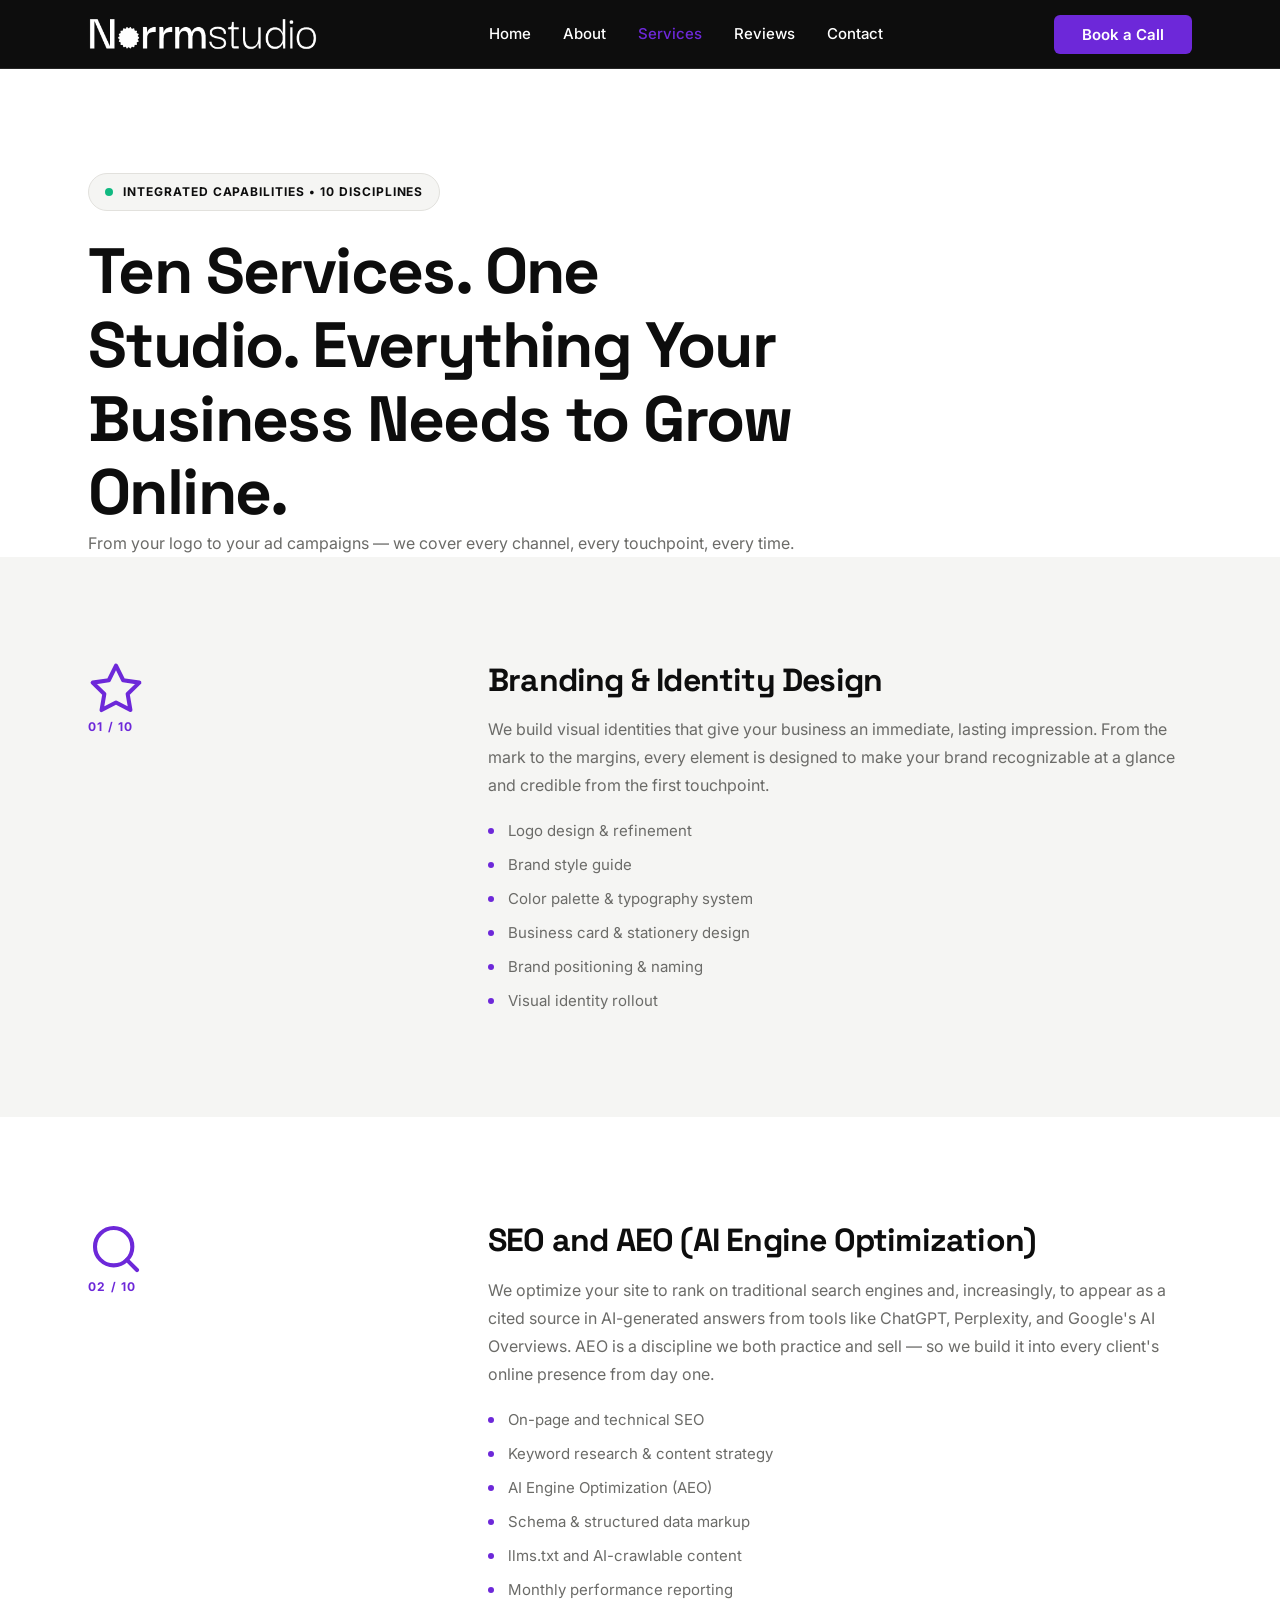
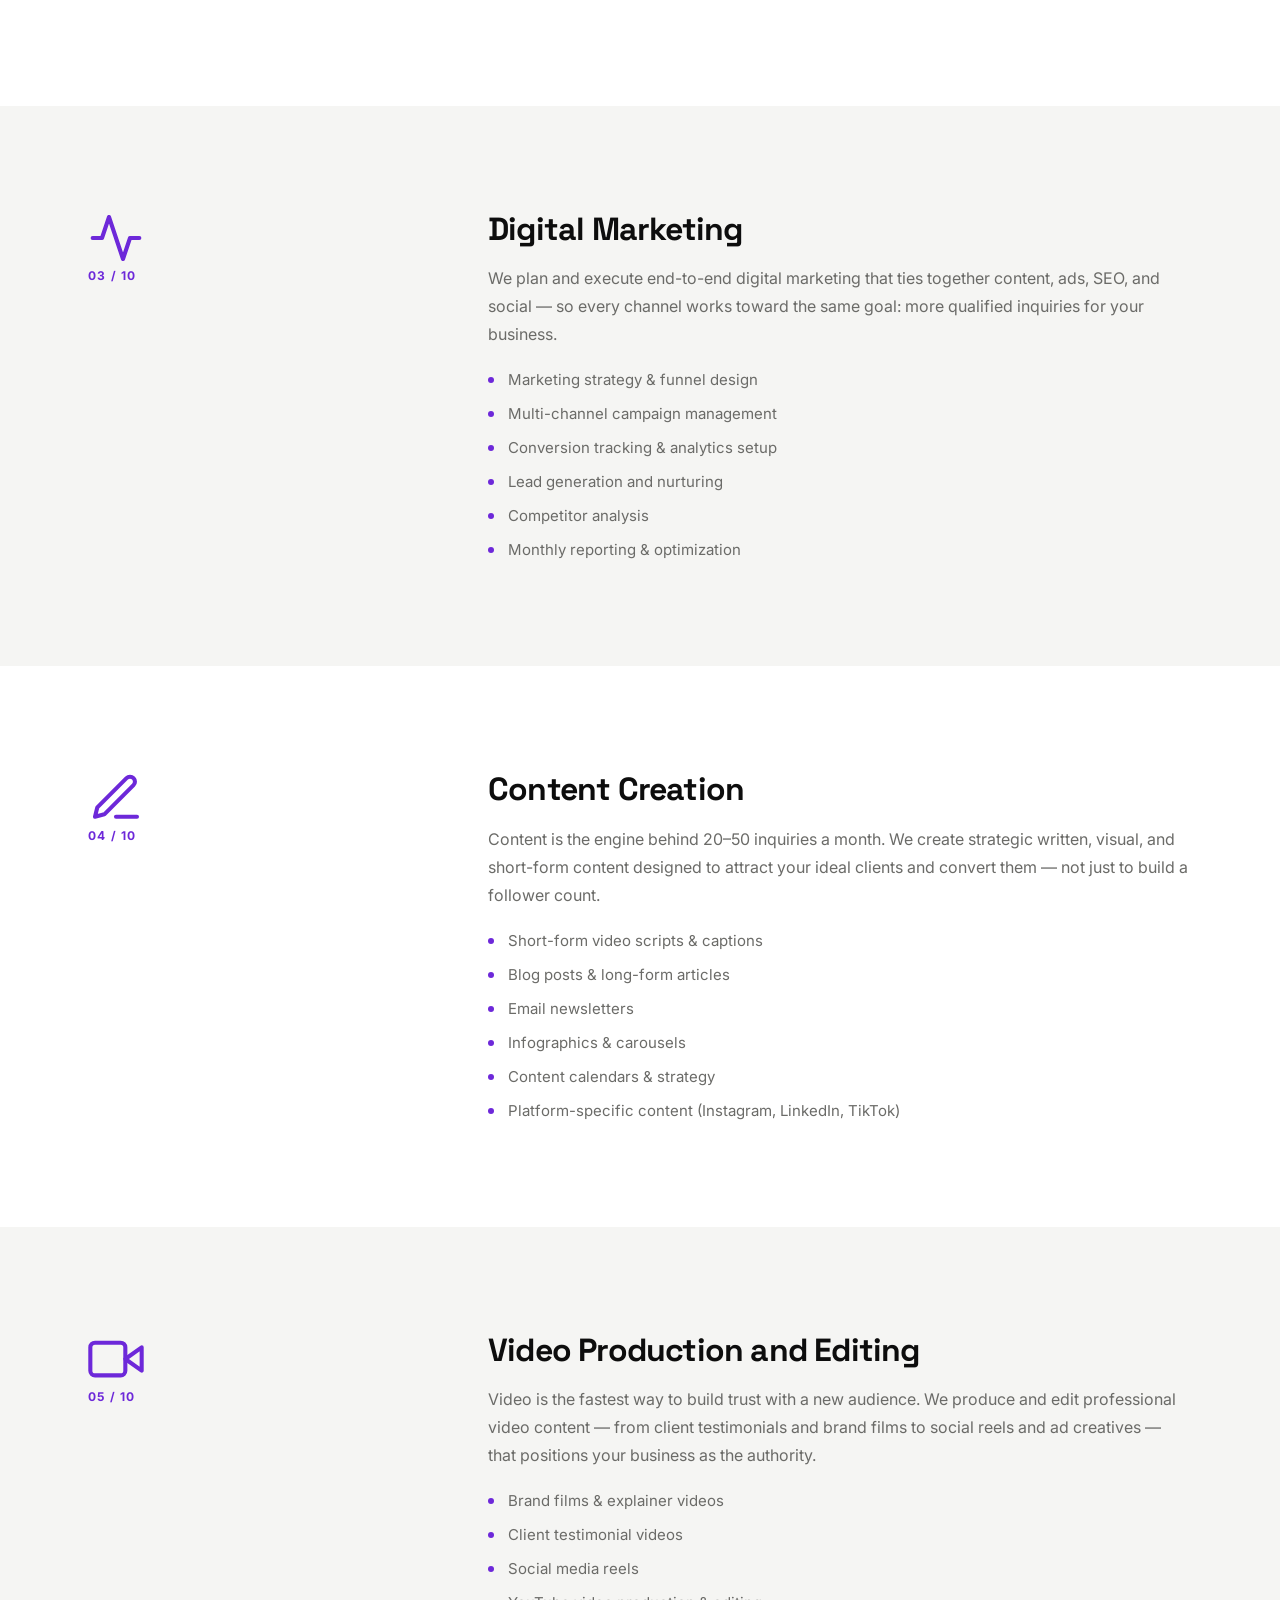
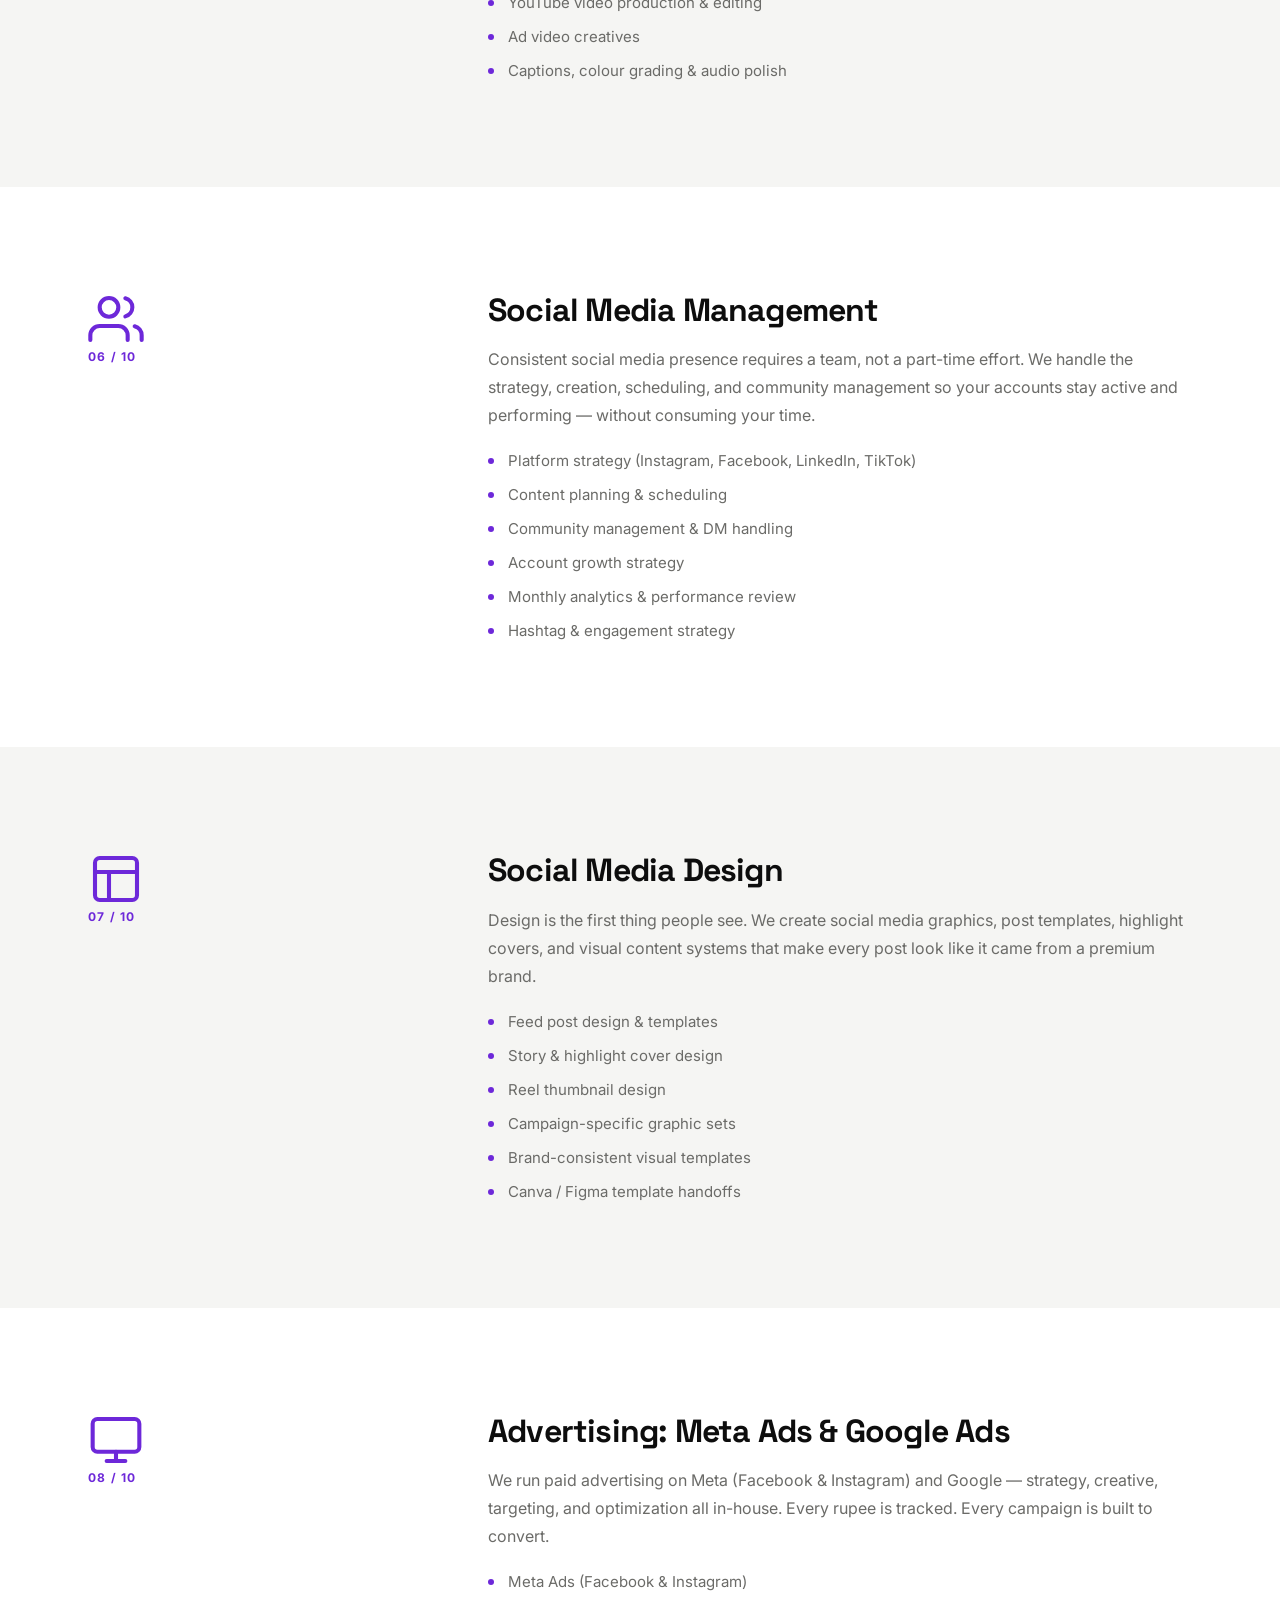
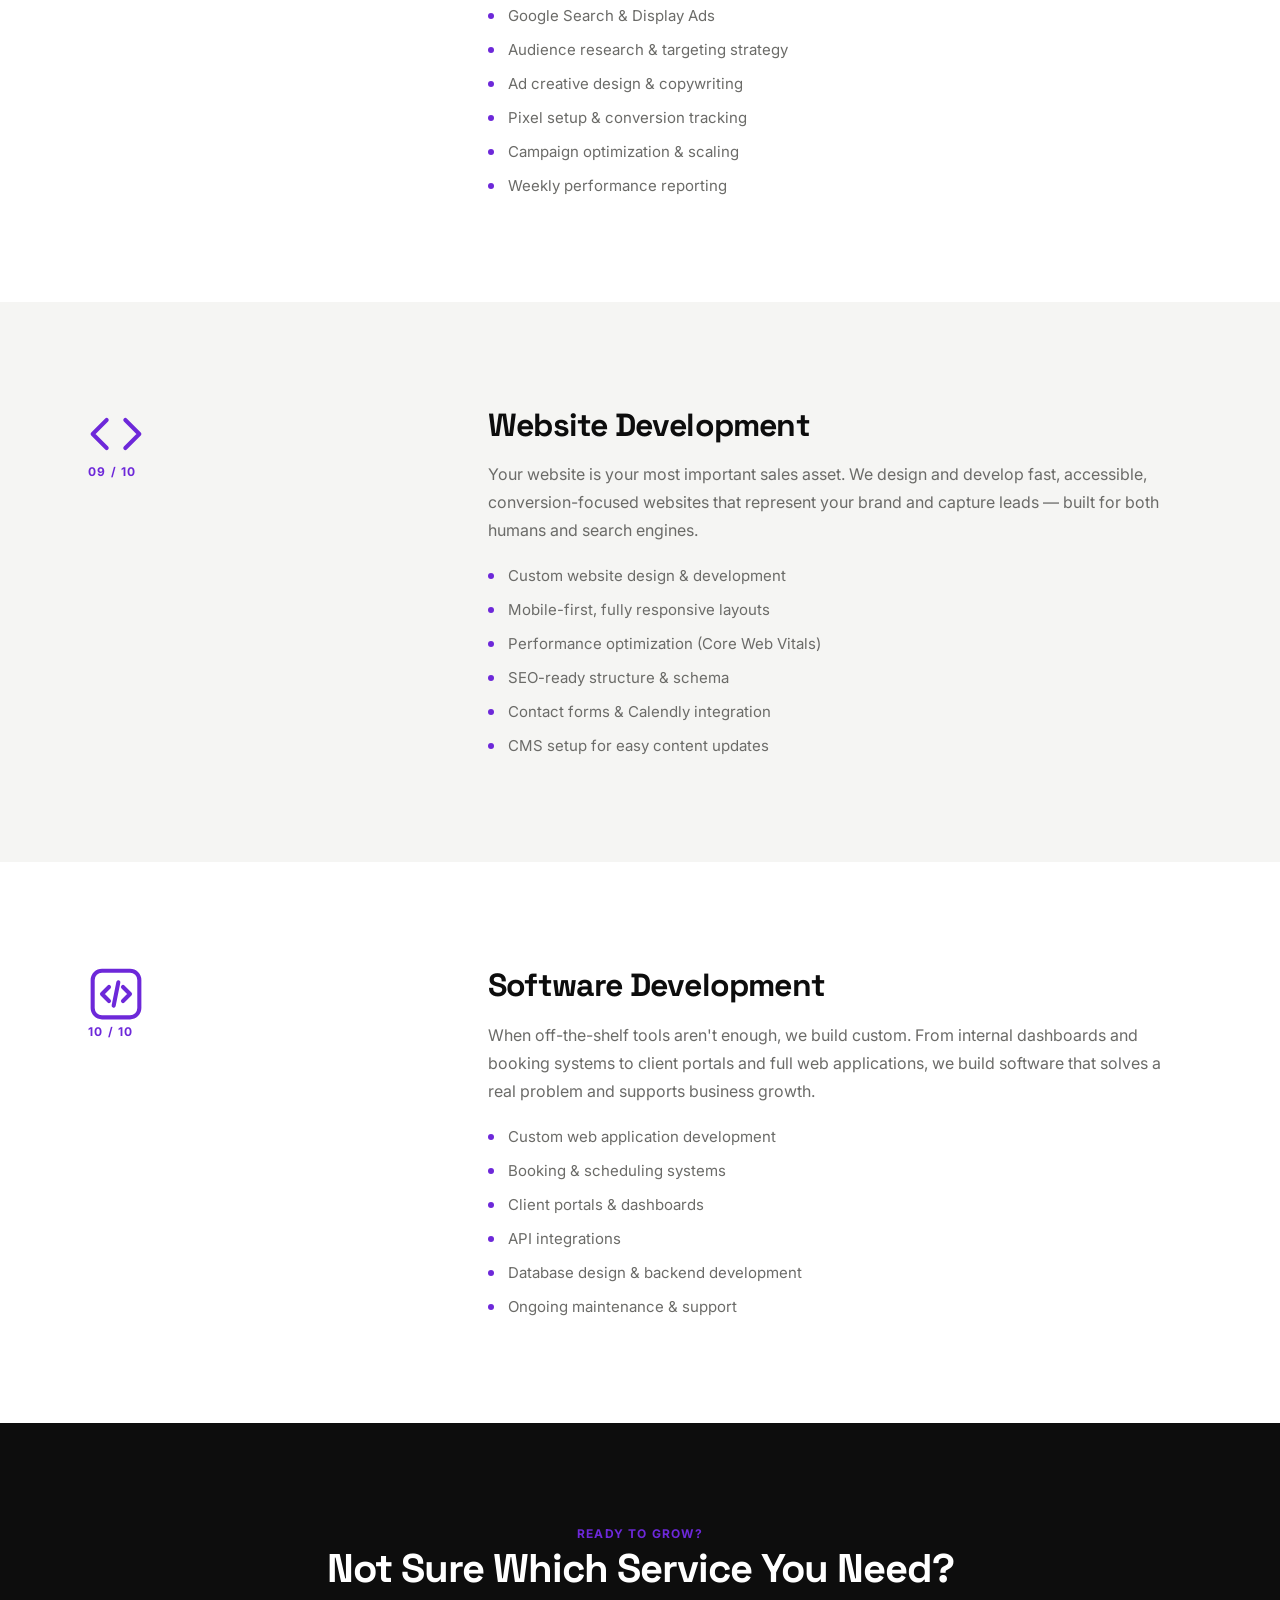
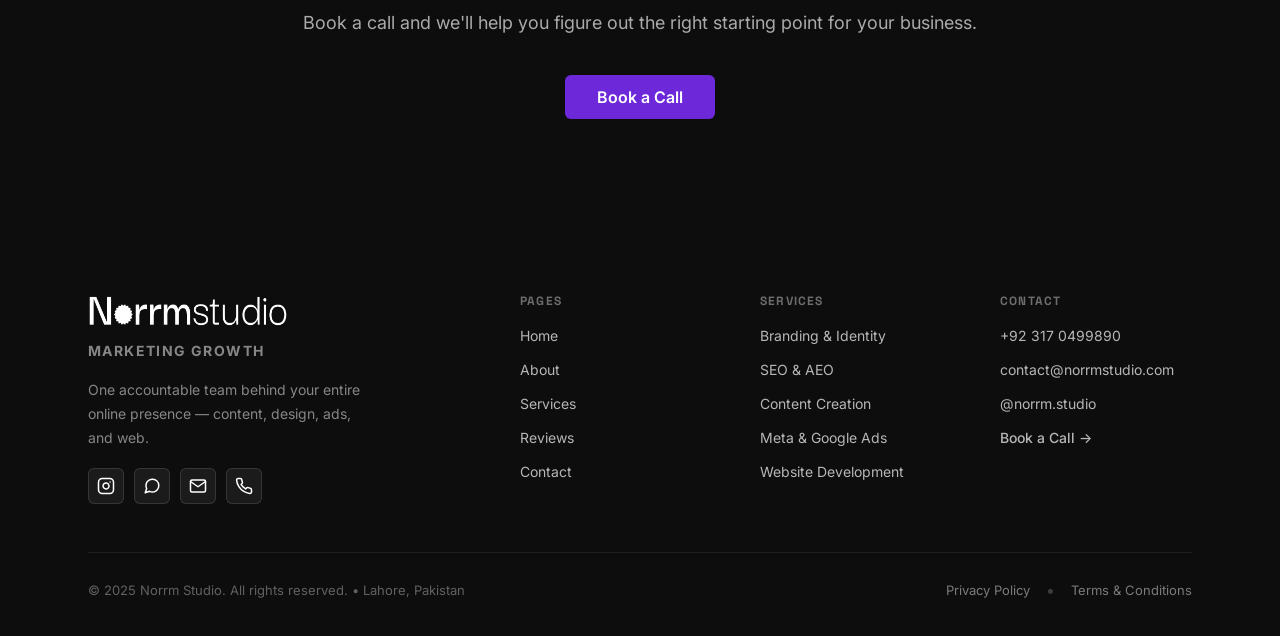
<file: services.html>
<!DOCTYPE html>
<html lang="en">
<head>
  <meta charset="UTF-8" />
  <meta name="viewport" content="width=device-width, initial-scale=1.0" />
  <title>Services &mdash; Norrm Studio | Branding, Marketing, Content &amp; Web</title>
  <meta name="description" content="Norrm Studio offers branding, SEO, AEO, digital marketing, content creation, video production, social media, advertising, and web &amp; software development in Lahore." />
  <meta property="og:title" content="Services &mdash; Norrm Studio | Branding, Marketing, Content &amp; Web" />
  <meta property="og:description" content="Ten services. One studio. Everything your business needs to grow online." />
  <meta property="og:type" content="website" />
  <meta property="og:url" content="https://norrmstudio.com/services" />
  <meta property="og:image" content="https://norrmstudio.com/assets/logo-black.png" />
  <meta name="twitter:card" content="summary" />
  <meta name="robots" content="index, follow" />
  <link rel="canonical" href="https://norrmstudio.com/services" />
  <link rel="icon" href="assets/logo-black.png" type="image/png" />
  <link rel="apple-touch-icon" href="assets/logo-black.png" />
  <link rel="preconnect" href="https://fonts.googleapis.com">
  <link rel="preconnect" href="https://fonts.gstatic.com" crossorigin>
  <link rel="stylesheet" href="https://fonts.googleapis.com/css2?family=Space+Grotesk:wght@400;500;600;700&family=Inter:wght@400;500;600&display=swap">
  <link rel="stylesheet" href="css/style.css" />
  <script type="application/ld+json">
  {
    "@context": "https://schema.org",
    "@graph": [
      { "@type": "Service", "name": "Branding & Identity Design", "provider": { "@type": "Organization", "name": "Norrm Studio" }, "description": "Logo design, brand systems, visual identity, color palettes, typography, and brand guidelines for businesses in Lahore and Pakistan.", "areaServed": "PK" },
      { "@type": "Service", "name": "SEO and AEO (AI Engine Optimization)", "provider": { "@type": "Organization", "name": "Norrm Studio" }, "description": "Search engine optimization and AI engine optimization to rank on Google and get cited by AI answer engines like ChatGPT and Perplexity.", "areaServed": "PK" },
      { "@type": "Service", "name": "Digital Marketing", "provider": { "@type": "Organization", "name": "Norrm Studio" }, "description": "End-to-end digital marketing strategy, campaign management, and performance tracking for businesses and clinics.", "areaServed": "PK" },
      { "@type": "Service", "name": "Content Creation", "provider": { "@type": "Organization", "name": "Norrm Studio" }, "description": "Strategic written, visual, and short-form content designed to attract and convert ideal clients.", "areaServed": "PK" },
      { "@type": "Service", "name": "Video Production and Editing", "provider": { "@type": "Organization", "name": "Norrm Studio" }, "description": "Professional video production and editing for brand films, testimonials, social reels, and ads.", "areaServed": "PK" },
      { "@type": "Service", "name": "Social Media Management", "provider": { "@type": "Organization", "name": "Norrm Studio" }, "description": "Full-service social media management including posting, community management, and strategy.", "areaServed": "PK" },
      { "@type": "Service", "name": "Social Media Design", "provider": { "@type": "Organization", "name": "Norrm Studio" }, "description": "Scroll-stopping social media graphics, templates, and visual content systems.", "areaServed": "PK" },
      { "@type": "Service", "name": "Advertising (Meta Ads & Google Ads)", "provider": { "@type": "Organization", "name": "Norrm Studio" }, "description": "Meta Ads and Google Ads campaign management with full tracking, optimization, and ROI reporting.", "areaServed": "PK" },
      { "@type": "Service", "name": "Website Development", "provider": { "@type": "Organization", "name": "Norrm Studio" }, "description": "Fast, accessible, and conversion-focused website design and development.", "areaServed": "PK" },
      { "@type": "Service", "name": "Software Development", "provider": { "@type": "Organization", "name": "Norrm Studio" }, "description": "Custom web applications, tools, and platforms built for real business problems.", "areaServed": "PK" }
    ]
  }
  </script>
</head>
<body>

  <!-- NAV -->
  <nav class="nav" id="main-nav" role="navigation" aria-label="Main navigation">
    <div class="nav__inner">
      <a href="index.html" class="nav__logo" aria-label="Norrm Studio Home">
        <img src="assets/logo-black.png" alt="Norrm Studio" class="logo-light" />
        <img src="assets/logo-white.png" alt="Norrm Studio" class="logo-dark" />
      </a>
      <ul class="nav__links" role="list">
        <li><a href="index.html">Home</a></li>
        <li><a href="about.html">About</a></li>
        <li><a href="services.html">Services</a></li>
        <li><a href="reviews.html">Reviews</a></li>
        <li><a href="contact.html">Contact</a></li>
      </ul>
      <a href="contact.html" class="btn btn--violet desktop-cta">Book a Call</a>
      <button class="nav__hamburger" id="hamburger" aria-label="Toggle navigation" aria-expanded="false">
        <span></span><span></span><span></span>
      </button>
    </div>
    <div class="nav__mobile" id="mobile-menu" role="menu">
      <a href="index.html" role="menuitem">Home</a>
      <a href="about.html" role="menuitem">About</a>
      <a href="services.html" role="menuitem">Services</a>
      <a href="reviews.html" role="menuitem">Reviews</a>
      <a href="contact.html" role="menuitem">Contact</a>
      <a href="contact.html" class="btn btn--violet nav__cta" role="menuitem">Book a Call</a>
    </div>
  </nav>

  <main>

    <!-- PAGE HERO -->
    <section class="section" aria-labelledby="services-page-heading" style="padding-bottom: 0;">
      <div class="container">
        <div style="max-width: 720px;">
          <div class="brand-pill brand-pill--light fade-up"><span class="pulse-dot"></span> INTEGRATED CAPABILITIES &bull; 10 DISCIPLINES</div>
          <h1 id="services-page-heading" class="fade-up delay-1">Ten Services. One Studio. Everything Your Business Needs to Grow Online.</h1>
          <p class="lead fade-up delay-2">From your logo to your ad campaigns &mdash; we cover every channel, every touchpoint, every time.</p>
        </div>
      </div>
    </section>

    <!-- SERVICE 1: Branding & Identity Design -->
    <section class="section section--bone" id="branding" aria-labelledby="branding-heading">
      <div class="container">
        <div class="service-block__inner">
          <div class="service-block__left fade-up">
            <svg class="service-block__icon" viewBox="0 0 24 24" fill="none" stroke="currentColor" stroke-width="1.75" stroke-linecap="round" stroke-linejoin="round" aria-hidden="true">
              <polygon points="12 2 15.09 8.26 22 9.27 17 14.14 18.18 21.02 12 17.77 5.82 21.02 7 14.14 2 9.27 8.91 8.26 12 2"/>
            </svg>
            <p class="service-block__label">01 / 10</p>
          </div>
          <div class="service-block__right fade-up delay-1">
            <h2 id="branding-heading" class="service-block__title">Branding &amp; Identity Design</h2>
            <p class="service-block__body">We build visual identities that give your business an immediate, lasting impression. From the mark to the margins, every element is designed to make your brand recognizable at a glance and credible from the first touchpoint.</p>
            <ul class="service-block__list">
              <li>Logo design &amp; refinement</li>
              <li>Brand style guide</li>
              <li>Color palette &amp; typography system</li>
              <li>Business card &amp; stationery design</li>
              <li>Brand positioning &amp; naming</li>
              <li>Visual identity rollout</li>
            </ul>
          </div>
        </div>
      </div>
    </section>

    <!-- SERVICE 2: SEO & AEO -->
    <section class="section" id="seo-aeo" aria-labelledby="seo-aeo-heading">
      <div class="container">
        <div class="service-block__inner">
          <div class="service-block__left fade-up">
            <svg class="service-block__icon" viewBox="0 0 24 24" fill="none" stroke="currentColor" stroke-width="1.75" stroke-linecap="round" stroke-linejoin="round" aria-hidden="true">
              <circle cx="11" cy="11" r="8"/>
              <path d="M21 21l-4.35-4.35"/>
            </svg>
            <p class="service-block__label">02 / 10</p>
          </div>
          <div class="service-block__right fade-up delay-1">
            <h2 id="seo-aeo-heading" class="service-block__title">SEO and AEO (AI Engine Optimization)</h2>
            <p class="service-block__body">We optimize your site to rank on traditional search engines and, increasingly, to appear as a cited source in AI-generated answers from tools like ChatGPT, Perplexity, and Google's AI Overviews. AEO is a discipline we both practice and sell &mdash; so we build it into every client's online presence from day one.</p>
            <ul class="service-block__list">
              <li>On-page and technical SEO</li>
              <li>Keyword research &amp; content strategy</li>
              <li>AI Engine Optimization (AEO)</li>
              <li>Schema &amp; structured data markup</li>
              <li>llms.txt and AI-crawlable content</li>
              <li>Monthly performance reporting</li>
            </ul>
          </div>
        </div>
      </div>
    </section>

    <!-- SERVICE 3: Digital Marketing -->
    <section class="section section--bone" id="digital-marketing" aria-labelledby="digital-marketing-heading">
      <div class="container">
        <div class="service-block__inner">
          <div class="service-block__left fade-up">
            <svg class="service-block__icon" viewBox="0 0 24 24" fill="none" stroke="currentColor" stroke-width="1.75" stroke-linecap="round" stroke-linejoin="round" aria-hidden="true">
              <path d="M22 12h-4l-3 9L9 3l-3 9H2"/>
            </svg>
            <p class="service-block__label">03 / 10</p>
          </div>
          <div class="service-block__right fade-up delay-1">
            <h2 id="digital-marketing-heading" class="service-block__title">Digital Marketing</h2>
            <p class="service-block__body">We plan and execute end-to-end digital marketing that ties together content, ads, SEO, and social &mdash; so every channel works toward the same goal: more qualified inquiries for your business.</p>
            <ul class="service-block__list">
              <li>Marketing strategy &amp; funnel design</li>
              <li>Multi-channel campaign management</li>
              <li>Conversion tracking &amp; analytics setup</li>
              <li>Lead generation and nurturing</li>
              <li>Competitor analysis</li>
              <li>Monthly reporting &amp; optimization</li>
            </ul>
          </div>
        </div>
      </div>
    </section>

    <!-- SERVICE 4: Content Creation -->
    <section class="section" id="content-creation" aria-labelledby="content-creation-heading">
      <div class="container">
        <div class="service-block__inner">
          <div class="service-block__left fade-up">
            <svg class="service-block__icon" viewBox="0 0 24 24" fill="none" stroke="currentColor" stroke-width="1.75" stroke-linecap="round" stroke-linejoin="round" aria-hidden="true">
              <path d="M12 20h9"/>
              <path d="M16.5 3.5a2.121 2.121 0 013 3L7 19l-4 1 1-4L16.5 3.5z"/>
            </svg>
            <p class="service-block__label">04 / 10</p>
          </div>
          <div class="service-block__right fade-up delay-1">
            <h2 id="content-creation-heading" class="service-block__title">Content Creation</h2>
            <p class="service-block__body">Content is the engine behind 20&ndash;50 inquiries a month. We create strategic written, visual, and short-form content designed to attract your ideal clients and convert them &mdash; not just to build a follower count.</p>
            <ul class="service-block__list">
              <li>Short-form video scripts &amp; captions</li>
              <li>Blog posts &amp; long-form articles</li>
              <li>Email newsletters</li>
              <li>Infographics &amp; carousels</li>
              <li>Content calendars &amp; strategy</li>
              <li>Platform-specific content (Instagram, LinkedIn, TikTok)</li>
            </ul>
          </div>
        </div>
      </div>
    </section>

    <!-- SERVICE 5: Video Production -->
    <section class="section section--bone" id="video-production" aria-labelledby="video-production-heading">
      <div class="container">
        <div class="service-block__inner">
          <div class="service-block__left fade-up">
            <svg class="service-block__icon" viewBox="0 0 24 24" fill="none" stroke="currentColor" stroke-width="1.75" stroke-linecap="round" stroke-linejoin="round" aria-hidden="true">
              <polygon points="23 7 16 12 23 17 23 7"/>
              <rect x="1" y="5" width="15" height="14" rx="2"/>
            </svg>
            <p class="service-block__label">05 / 10</p>
          </div>
          <div class="service-block__right fade-up delay-1">
            <h2 id="video-production-heading" class="service-block__title">Video Production and Editing</h2>
            <p class="service-block__body">Video is the fastest way to build trust with a new audience. We produce and edit professional video content &mdash; from client testimonials and brand films to social reels and ad creatives &mdash; that positions your business as the authority.</p>
            <ul class="service-block__list">
              <li>Brand films &amp; explainer videos</li>
              <li>Client testimonial videos</li>
              <li>Social media reels</li>
              <li>YouTube video production &amp; editing</li>
              <li>Ad video creatives</li>
              <li>Captions, colour grading &amp; audio polish</li>
            </ul>
          </div>
        </div>
      </div>
    </section>

    <!-- SERVICE 6: Social Media Management -->
    <section class="section" id="social-media-management" aria-labelledby="social-media-management-heading">
      <div class="container">
        <div class="service-block__inner">
          <div class="service-block__left fade-up">
            <svg class="service-block__icon" viewBox="0 0 24 24" fill="none" stroke="currentColor" stroke-width="1.75" stroke-linecap="round" stroke-linejoin="round" aria-hidden="true">
              <path d="M17 21v-2a4 4 0 00-4-4H5a4 4 0 00-4 4v2"/>
              <circle cx="9" cy="7" r="4"/>
              <path d="M23 21v-2a4 4 0 00-3-3.87M16 3.13a4 4 0 010 7.75"/>
            </svg>
            <p class="service-block__label">06 / 10</p>
          </div>
          <div class="service-block__right fade-up delay-1">
            <h2 id="social-media-management-heading" class="service-block__title">Social Media Management</h2>
            <p class="service-block__body">Consistent social media presence requires a team, not a part-time effort. We handle the strategy, creation, scheduling, and community management so your accounts stay active and performing &mdash; without consuming your time.</p>
            <ul class="service-block__list">
              <li>Platform strategy (Instagram, Facebook, LinkedIn, TikTok)</li>
              <li>Content planning &amp; scheduling</li>
              <li>Community management &amp; DM handling</li>
              <li>Account growth strategy</li>
              <li>Monthly analytics &amp; performance review</li>
              <li>Hashtag &amp; engagement strategy</li>
            </ul>
          </div>
        </div>
      </div>
    </section>

    <!-- SERVICE 7: Social Media Design -->
    <section class="section section--bone" id="social-media-design" aria-labelledby="social-media-design-heading">
      <div class="container">
        <div class="service-block__inner">
          <div class="service-block__left fade-up">
            <svg class="service-block__icon" viewBox="0 0 24 24" fill="none" stroke="currentColor" stroke-width="1.75" stroke-linecap="round" stroke-linejoin="round" aria-hidden="true">
              <rect x="3" y="3" width="18" height="18" rx="2"/>
              <path d="M3 9h18M9 21V9"/>
            </svg>
            <p class="service-block__label">07 / 10</p>
          </div>
          <div class="service-block__right fade-up delay-1">
            <h2 id="social-media-design-heading" class="service-block__title">Social Media Design</h2>
            <p class="service-block__body">Design is the first thing people see. We create social media graphics, post templates, highlight covers, and visual content systems that make every post look like it came from a premium brand.</p>
            <ul class="service-block__list">
              <li>Feed post design &amp; templates</li>
              <li>Story &amp; highlight cover design</li>
              <li>Reel thumbnail design</li>
              <li>Campaign-specific graphic sets</li>
              <li>Brand-consistent visual templates</li>
              <li>Canva / Figma template handoffs</li>
            </ul>
          </div>
        </div>
      </div>
    </section>

    <!-- SERVICE 8: Advertising -->
    <section class="section" id="advertising" aria-labelledby="advertising-heading">
      <div class="container">
        <div class="service-block__inner">
          <div class="service-block__left fade-up">
            <svg class="service-block__icon" viewBox="0 0 24 24" fill="none" stroke="currentColor" stroke-width="1.75" stroke-linecap="round" stroke-linejoin="round" aria-hidden="true">
              <rect x="2" y="3" width="20" height="14" rx="2"/>
              <path d="M8 21h8M12 17v4"/>
            </svg>
            <p class="service-block__label">08 / 10</p>
          </div>
          <div class="service-block__right fade-up delay-1">
            <h2 id="advertising-heading" class="service-block__title">Advertising: Meta Ads &amp; Google Ads</h2>
            <p class="service-block__body">We run paid advertising on Meta (Facebook &amp; Instagram) and Google &mdash; strategy, creative, targeting, and optimization all in-house. Every rupee is tracked. Every campaign is built to convert.</p>
            <ul class="service-block__list">
              <li>Meta Ads (Facebook &amp; Instagram)</li>
              <li>Google Search &amp; Display Ads</li>
              <li>Audience research &amp; targeting strategy</li>
              <li>Ad creative design &amp; copywriting</li>
              <li>Pixel setup &amp; conversion tracking</li>
              <li>Campaign optimization &amp; scaling</li>
              <li>Weekly performance reporting</li>
            </ul>
          </div>
        </div>
      </div>
    </section>

    <!-- SERVICE 9: Website Development -->
    <section class="section section--bone" id="web-development" aria-labelledby="web-development-heading">
      <div class="container">
        <div class="service-block__inner">
          <div class="service-block__left fade-up">
            <svg class="service-block__icon" viewBox="0 0 24 24" fill="none" stroke="currentColor" stroke-width="1.75" stroke-linecap="round" stroke-linejoin="round" aria-hidden="true">
              <polyline points="16 18 22 12 16 6"/>
              <polyline points="8 6 2 12 8 18"/>
            </svg>
            <p class="service-block__label">09 / 10</p>
          </div>
          <div class="service-block__right fade-up delay-1">
            <h2 id="web-development-heading" class="service-block__title">Website Development</h2>
            <p class="service-block__body">Your website is your most important sales asset. We design and develop fast, accessible, conversion-focused websites that represent your brand and capture leads &mdash; built for both humans and search engines.</p>
            <ul class="service-block__list">
              <li>Custom website design &amp; development</li>
              <li>Mobile-first, fully responsive layouts</li>
              <li>Performance optimization (Core Web Vitals)</li>
              <li>SEO-ready structure &amp; schema</li>
              <li>Contact forms &amp; Calendly integration</li>
              <li>CMS setup for easy content updates</li>
            </ul>
          </div>
        </div>
      </div>
    </section>

    <!-- SERVICE 10: Software Development -->
    <section class="section" id="software-development" aria-labelledby="software-development-heading">
      <div class="container">
        <div class="service-block__inner">
          <div class="service-block__left fade-up">
            <svg class="service-block__icon" viewBox="0 0 24 24" fill="none" stroke="currentColor" stroke-width="1.75" stroke-linecap="round" stroke-linejoin="round" aria-hidden="true">
              <rect x="2" y="2" width="20" height="20" rx="4"/>
              <path d="M9 9l-3 3 3 3M15 9l3 3-3 3M13 7l-2 10"/>
            </svg>
            <p class="service-block__label">10 / 10</p>
          </div>
          <div class="service-block__right fade-up delay-1">
            <h2 id="software-development-heading" class="service-block__title">Software Development</h2>
            <p class="service-block__body">When off-the-shelf tools aren't enough, we build custom. From internal dashboards and booking systems to client portals and full web applications, we build software that solves a real problem and supports business growth.</p>
            <ul class="service-block__list">
              <li>Custom web application development</li>
              <li>Booking &amp; scheduling systems</li>
              <li>Client portals &amp; dashboards</li>
              <li>API integrations</li>
              <li>Database design &amp; backend development</li>
              <li>Ongoing maintenance &amp; support</li>
            </ul>
          </div>
        </div>
      </div>
    </section>

    <!-- CLOSING CTA BAND -->
    <section class="cta-band" aria-labelledby="services-cta-heading">
      <div class="container">
        <span class="cta-band__label fade-up">Ready to Grow?</span>
        <h2 id="services-cta-heading" class="fade-up delay-1">Not Sure Which Service You Need?</h2>
        <p class="fade-up delay-2">Book a call and we'll help you figure out the right starting point for your business.</p>
        <a href="contact.html" class="btn btn--violet btn--lg fade-up delay-3">Book a Call</a>
      </div>
    </section>

  </main>

  <!-- FOOTER -->
  <footer class="footer" role="contentinfo">
    <div class="container">
      <div class="footer__grid">
        <div class="footer__brand">
          <img src="assets/logo-white.png" alt="Norrm Studio" />
          <p class="footer__tagline">Marketing Growth</p>
          <p>One accountable team behind your entire online presence &mdash; content, design, ads, and web.</p>
        <div class="footer__social">
          <a href="https://instagram.com/norrm.studio" target="_blank" rel="noopener" aria-label="Instagram">
            <svg viewBox="0 0 24 24" fill="none" stroke="currentColor" stroke-width="2" stroke-linecap="round" stroke-linejoin="round"><rect x="2" y="2" width="20" height="20" rx="5"/><path d="M16 11.37A4 4 0 1 1 12.63 8 4 4 0 0 1 16 11.37z"/><line x1="17.5" y1="6.5" x2="17.51" y2="6.5"/></svg>
          </a>
          <a href="https://wa.me/923170499890" target="_blank" rel="noopener" aria-label="WhatsApp">
            <svg viewBox="0 0 24 24" fill="none" stroke="currentColor" stroke-width="2" stroke-linecap="round" stroke-linejoin="round"><path d="M21 11.5a8.38 8.38 0 0 1-.9 3.8 8.5 8.5 0 0 1-7.6 4.7 8.38 8.38 0 0 1-3.8-.9L3 21l1.9-5.7a8.38 8.38 0 0 1-.9-3.8 8.5 8.5 0 0 1 4.7-7.6 8.38 8.38 0 0 1 3.8-.9h.5a8.48 8.48 0 0 1 8 8v.5z"/></svg>
          </a>
          <a href="mailto:contact@norrmstudio.com" aria-label="Email">
            <svg viewBox="0 0 24 24" fill="none" stroke="currentColor" stroke-width="2" stroke-linecap="round" stroke-linejoin="round"><path d="M4 4h16c1.1 0 2 .9 2 2v12c0 1.1-.9 2-2 2H4c-1.1 0-2-.9-2-2V6c0-1.1.9-2 2-2z"/><polyline points="22,6 12,13 2,6"/></svg>
          </a>
          <a href="tel:+923170499890" aria-label="Phone">
            <svg viewBox="0 0 24 24" fill="none" stroke="currentColor" stroke-width="2" stroke-linecap="round" stroke-linejoin="round"><path d="M22 16.92v3a2 2 0 0 1-2.18 2 19.79 19.79 0 0 1-8.63-3.07 19.5 19.5 0 0 1-6-6 19.79 19.79 0 0 1-3.07-8.67A2 2 0 0 1 4.11 2h3a2 2 0 0 1 2 1.72 12.84 12.84 0 0 0 .7 2.81 2 2 0 0 1-.45 2.11L8.09 9.91a16 16 0 0 0 6 6l1.27-1.27a2 2 0 0 1 2.11-.45 12.84 12.84 0 0 0 2.81.7A2 2 0 0 1 22 16.92z"/></svg>
          </a>
        </div>

        </div>
        <div class="footer__col">
          <h5>Pages</h5>
          <a href="index.html">Home</a>
          <a href="about.html">About</a>
          <a href="services.html">Services</a>
          <a href="reviews.html">Reviews</a>
          <a href="contact.html">Contact</a>
        </div>
        <div class="footer__col">
          <h5>Services</h5>
          <a href="services.html#branding">Branding &amp; Identity</a>
          <a href="services.html#seo-aeo">SEO &amp; AEO</a>
          <a href="services.html#content-creation">Content Creation</a>
          <a href="services.html#advertising">Meta &amp; Google Ads</a>
          <a href="services.html#web-development">Website Development</a>
        </div>
        <div class="footer__col">
          <h5>Contact</h5>
          <a href="tel:+923170499890">+92 317 0499890</a>
          <a href="mailto:contact@norrmstudio.com">contact@norrmstudio.com</a>
          <a href="https://instagram.com/norrm.studio" target="_blank" rel="noopener">@norrm.studio</a>
          <a href="contact.html" class="footer__book-link">Book a Call &rarr;</a>
        </div>
      </div>
            <div class="footer__bottom">
        <p>&copy; 2025 Norrm Studio. All rights reserved. &bull; Lahore, Pakistan</p>
        <div class="footer__legal">
          <a href="privacy.html">Privacy Policy</a>
          <span style="color:rgba(255,255,255,0.2);">&bull;</span>
          <a href="terms.html">Terms &amp; Conditions</a>
        </div>
      </div>
    </div>
  </footer>

  <script src="js/main.js" defer></script>
</body>
</html>
</file>
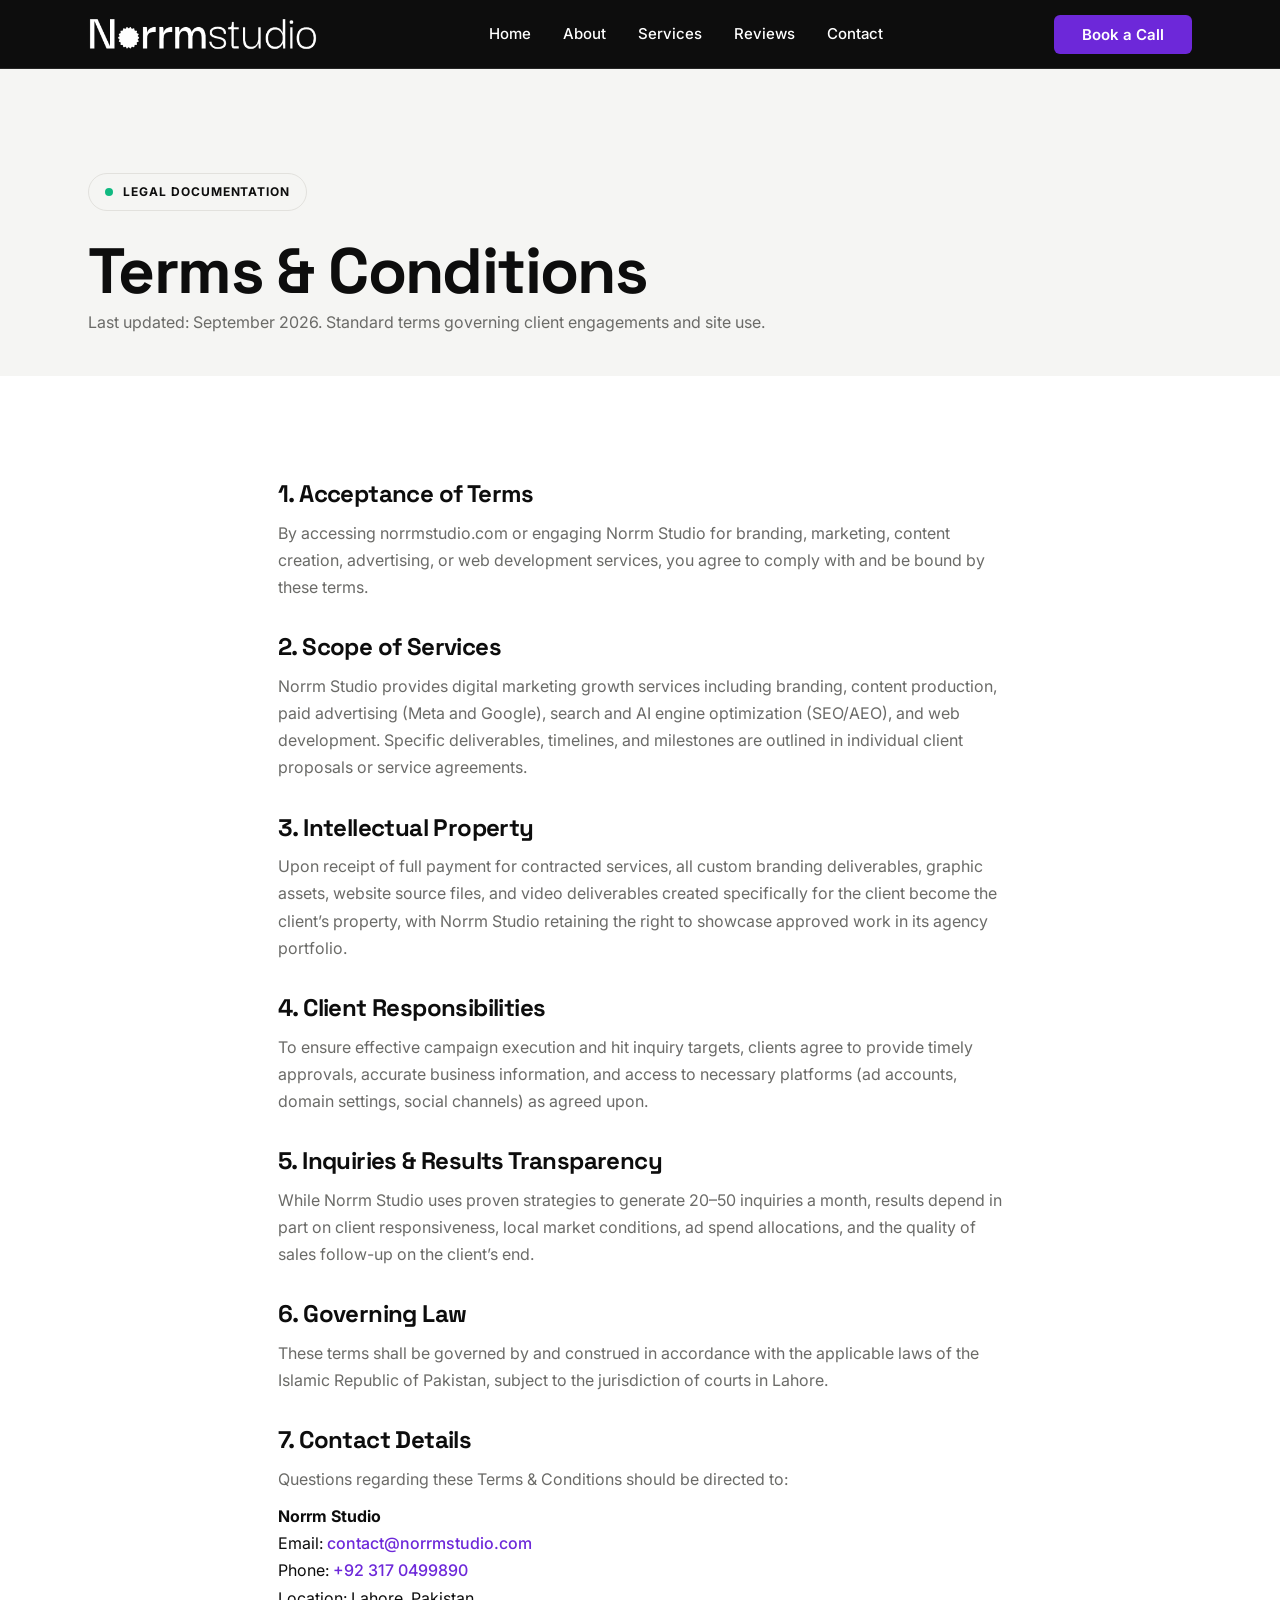
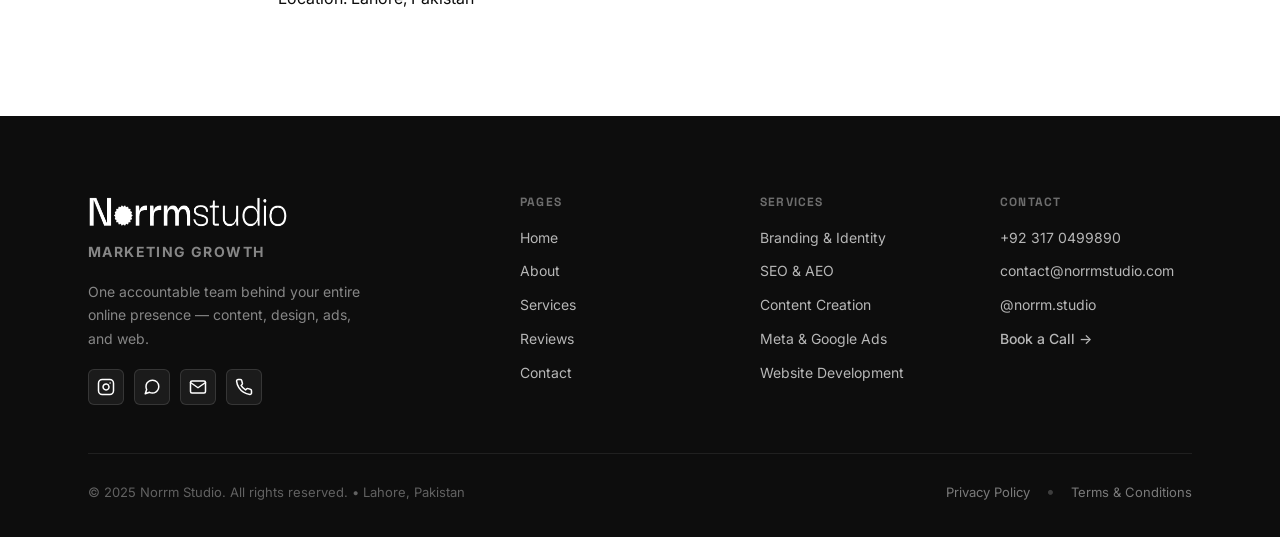
<file: terms.html>
<!DOCTYPE html>
<html lang="en">
<head>
  <meta charset="UTF-8" />
  <meta name="viewport" content="width=device-width, initial-scale=1.0" />
  <title>Terms &amp; Conditions &mdash; Norrm Studio</title>
  <meta name="description" content="Terms and Conditions of service for Norrm Studio marketing agency in Lahore, Pakistan." />
  <meta name="robots" content="index, follow" />
  <link rel="canonical" href="https://norrmstudio.com/terms" />
  <link rel="icon" href="assets/logo-black.png" type="image/png" />
  <link rel="apple-touch-icon" href="assets/logo-black.png" />
  <link rel="preconnect" href="https://fonts.googleapis.com">
  <link rel="preconnect" href="https://fonts.gstatic.com" crossorigin>
  <link rel="stylesheet" href="https://fonts.googleapis.com/css2?family=Space+Grotesk:wght@400;500;600;700&family=Inter:wght@400;500;600&display=swap">
  <link rel="stylesheet" href="css/style.css" />
</head>
<body>

  <!-- NAVIGATION -->
  <nav class="nav" id="main-nav" role="navigation" aria-label="Main navigation">
    <div class="nav__inner">
      <a href="index.html" class="nav__logo" aria-label="Norrm Studio Home">
        <img src="assets/logo-white.png" alt="Norrm Studio" class="logo-dark" />
        <img src="assets/logo-black.png" alt="Norrm Studio" class="logo-light" />
      </a>
      <ul class="nav__links" role="list">
        <li><a href="index.html">Home</a></li>
        <li><a href="about.html">About</a></li>
        <li><a href="services.html">Services</a></li>
        <li><a href="reviews.html">Reviews</a></li>
        <li><a href="contact.html">Contact</a></li>
      </ul>
      <a href="contact.html" class="btn btn--violet desktop-cta">Book a Call</a>
      <button class="nav__hamburger" id="hamburger" aria-label="Toggle navigation" aria-expanded="false">
        <span></span><span></span><span></span>
      </button>
    </div>
    <div class="nav__mobile" id="mobile-menu" role="menu">
      <a href="index.html" role="menuitem">Home</a>
      <a href="about.html" role="menuitem">About</a>
      <a href="services.html" role="menuitem">Services</a>
      <a href="reviews.html" role="menuitem">Reviews</a>
      <a href="contact.html" role="menuitem">Contact</a>
      <a href="contact.html" class="btn btn--violet nav__cta" role="menuitem">Book a Call</a>
    </div>
  </nav>

  <main>
    <!-- HERO -->
    <section class="section section--bone" style="padding-bottom: 40px;" aria-labelledby="terms-heading">
      <div class="container">
        <div style="max-width: 760px;">
          <div class="brand-pill brand-pill--light fade-up">
            <span class="pulse-dot"></span> LEGAL DOCUMENTATION
          </div>
          <h1 id="terms-heading" class="fade-up delay-1">Terms &amp; Conditions</h1>
          <p class="lead fade-up delay-2">Last updated: September 2026. Standard terms governing client engagements and site use.</p>
        </div>
      </div>
    </section>

    <!-- CONTENT -->
    <section class="section" aria-label="Terms Details">
      <div class="container" style="max-width: 820px;">
        <div style="display: flex; flex-direction: column; gap: 32px; font-size: 16px; line-height: 1.8; color: var(--ink);">
          
          <div>
            <h2 style="font-size: 24px; margin-bottom: 12px; color: var(--ink);">1. Acceptance of Terms</h2>
            <p style="color: var(--muted);">By accessing norrmstudio.com or engaging Norrm Studio for branding, marketing, content creation, advertising, or web development services, you agree to comply with and be bound by these terms.</p>
          </div>

          <div>
            <h2 style="font-size: 24px; margin-bottom: 12px; color: var(--ink);">2. Scope of Services</h2>
            <p style="color: var(--muted);">Norrm Studio provides digital marketing growth services including branding, content production, paid advertising (Meta and Google), search and AI engine optimization (SEO/AEO), and web development. Specific deliverables, timelines, and milestones are outlined in individual client proposals or service agreements.</p>
          </div>

          <div>
            <h2 style="font-size: 24px; margin-bottom: 12px; color: var(--ink);">3. Intellectual Property</h2>
            <p style="color: var(--muted);">Upon receipt of full payment for contracted services, all custom branding deliverables, graphic assets, website source files, and video deliverables created specifically for the client become the client&rsquo;s property, with Norrm Studio retaining the right to showcase approved work in its agency portfolio.</p>
          </div>

          <div>
            <h2 style="font-size: 24px; margin-bottom: 12px; color: var(--ink);">4. Client Responsibilities</h2>
            <p style="color: var(--muted);">To ensure effective campaign execution and hit inquiry targets, clients agree to provide timely approvals, accurate business information, and access to necessary platforms (ad accounts, domain settings, social channels) as agreed upon.</p>
          </div>

          <div>
            <h2 style="font-size: 24px; margin-bottom: 12px; color: var(--ink);">5. Inquiries &amp; Results Transparency</h2>
            <p style="color: var(--muted);">While Norrm Studio uses proven strategies to generate 20&ndash;50 inquiries a month, results depend in part on client responsiveness, local market conditions, ad spend allocations, and the quality of sales follow-up on the client&rsquo;s end.</p>
          </div>

          <div>
            <h2 style="font-size: 24px; margin-bottom: 12px; color: var(--ink);">6. Governing Law</h2>
            <p style="color: var(--muted);">These terms shall be governed by and construed in accordance with the applicable laws of the Islamic Republic of Pakistan, subject to the jurisdiction of courts in Lahore.</p>
          </div>

          <div>
            <h2 style="font-size: 24px; margin-bottom: 12px; color: var(--ink);">7. Contact Details</h2>
            <p style="color: var(--muted);">Questions regarding these Terms &amp; Conditions should be directed to:</p>
            <p style="margin-top: 10px; color: var(--ink);">
              <strong>Norrm Studio</strong><br>
              Email: <a href="mailto:contact@norrmstudio.com" style="color: var(--violet); font-weight: 500;">contact@norrmstudio.com</a><br>
              Phone: <a href="tel:+923170499890" style="color: var(--violet); font-weight: 500;">+92 317 0499890</a><br>
              Location: Lahore, Pakistan
            </p>
          </div>

        </div>
      </div>
    </section>
  </main>

  <!-- FOOTER -->
  <footer class="footer" role="contentinfo">
    <div class="container">
      <div class="footer__grid">
        <div class="footer__brand">
          <img src="assets/logo-white.png" alt="Norrm Studio" />
          <p class="footer__tagline">Marketing Growth</p>
          <p>One accountable team behind your entire online presence &mdash; content, design, ads, and web.</p>
          <div class="footer__social">
            <a href="https://instagram.com/norrm.studio" target="_blank" rel="noopener" aria-label="Instagram">
              <svg viewBox="0 0 24 24" fill="none" stroke="currentColor" stroke-width="2" stroke-linecap="round" stroke-linejoin="round"><rect x="2" y="2" width="20" height="20" rx="5"/><path d="M16 11.37A4 4 0 1 1 12.63 8 4 4 0 0 1 16 11.37z"/><line x1="17.5" y1="6.5" x2="17.51" y2="6.5"/></svg>
            </a>
            <a href="https://wa.me/923170499890" target="_blank" rel="noopener" aria-label="WhatsApp">
              <svg viewBox="0 0 24 24" fill="none" stroke="currentColor" stroke-width="2" stroke-linecap="round" stroke-linejoin="round"><path d="M21 11.5a8.38 8.38 0 0 1-.9 3.8 8.5 8.5 0 0 1-7.6 4.7 8.38 8.38 0 0 1-3.8-.9L3 21l1.9-5.7a8.38 8.38 0 0 1-.9-3.8 8.5 8.5 0 0 1 4.7-7.6 8.38 8.38 0 0 1 3.8-.9h.5a8.48 8.48 0 0 1 8 8v.5z"/></svg>
            </a>
            <a href="mailto:contact@norrmstudio.com" aria-label="Email">
              <svg viewBox="0 0 24 24" fill="none" stroke="currentColor" stroke-width="2" stroke-linecap="round" stroke-linejoin="round"><path d="M4 4h16c1.1 0 2 .9 2 2v12c0 1.1-.9 2-2 2H4c-1.1 0-2-.9-2-2V6c0-1.1.9-2 2-2z"/><polyline points="22,6 12,13 2,6"/></svg>
            </a>
            <a href="tel:+923170499890" aria-label="Phone">
              <svg viewBox="0 0 24 24" fill="none" stroke="currentColor" stroke-width="2" stroke-linecap="round" stroke-linejoin="round"><path d="M22 16.92v3a2 2 0 0 1-2.18 2 19.79 19.79 0 0 1-8.63-3.07 19.5 19.5 0 0 1-6-6 19.79 19.79 0 0 1-3.07-8.67A2 2 0 0 1 4.11 2h3a2 2 0 0 1 2 1.72 12.84 12.84 0 0 0 .7 2.81 2 2 0 0 1-.45 2.11L8.09 9.91a16 16 0 0 0 6 6l1.27-1.27a2 2 0 0 1 2.11-.45 12.84 12.84 0 0 0 2.81.7A2 2 0 0 1 22 16.92z"/></svg>
            </a>
          </div>
        </div>
        <div class="footer__col">
          <h5>Pages</h5>
          <a href="index.html">Home</a>
          <a href="about.html">About</a>
          <a href="services.html">Services</a>
          <a href="reviews.html">Reviews</a>
          <a href="contact.html">Contact</a>
        </div>
        <div class="footer__col">
          <h5>Services</h5>
          <a href="services.html#branding">Branding &amp; Identity</a>
          <a href="services.html#seo-aeo">SEO &amp; AEO</a>
          <a href="services.html#content-creation">Content Creation</a>
          <a href="services.html#advertising">Meta &amp; Google Ads</a>
          <a href="services.html#web-development">Website Development</a>
        </div>
        <div class="footer__col">
          <h5>Contact</h5>
          <a href="tel:+923170499890">+92 317 0499890</a>
          <a href="mailto:contact@norrmstudio.com">contact@norrmstudio.com</a>
          <a href="https://instagram.com/norrm.studio" target="_blank" rel="noopener">@norrm.studio</a>
          <a href="contact.html" class="footer__book-link">Book a Call &rarr;</a>
        </div>
      </div>
      <div class="footer__bottom">
        <p>&copy; 2025 Norrm Studio. All rights reserved. &bull; Lahore, Pakistan</p>
        <div class="footer__legal">
          <a href="privacy.html">Privacy Policy</a>
          <span style="color:rgba(255,255,255,0.2);">&bull;</span>
          <a href="terms.html">Terms &amp; Conditions</a>
        </div>
      </div>
    </div>
  </footer>

  <script src="js/main.js" defer></script>
</body>
</html>
</file>
<file: css/style.css>
/* ============================================================
   NORRM STUDIO — MASTER STYLESHEET
   Digital Marketing Agency, Lahore, Pakistan
   ============================================================ */

@import url('https://fonts.googleapis.com/css2?family=Space+Grotesk:wght@400;500;600;700&family=Inter:wght@400;500;600&display=swap');

/* ============================================================
   CSS CUSTOM PROPERTIES
   ============================================================ */

:root {
  --ink: #0D0D0D;
  --paper: #FFFFFF;
  --bone: #F5F5F3;
  --violet: #6D28D9;
  --violet-dark: #5B21B6;
  --line: #E2E1DD;
  --muted: #6B6B68;
  --max-w: 1200px;
}

/* ============================================================
   RESET & BASE
   ============================================================ */

*,
*::before,
*::after {
  box-sizing: border-box;
  margin: 0;
  padding: 0;
}

html {
  scroll-behavior: smooth;
  overflow-x: hidden;
  -webkit-text-size-adjust: 100%;
}

body {
  font-family: 'Inter', -apple-system, BlinkMacSystemFont, sans-serif;
  font-size: 16px;
  line-height: 1.7;
  color: var(--muted);
  background: var(--paper);
  -webkit-font-smoothing: antialiased;
  -moz-osx-font-smoothing: grayscale;
  overflow-x: hidden;
}

img,
svg {
  max-width: 100%;
  display: block;
}

a {
  text-decoration: none;
  color: inherit;
}

ul,
ol {
  list-style: none;
}

button {
  font-family: inherit;
}

input,
textarea,
select {
  font-family: inherit;
}

/* ============================================================
   TYPOGRAPHY
   ============================================================ */

h1, h2, h3, h4, h5, h6 {
  font-family: 'Space Grotesk', -apple-system, BlinkMacSystemFont, sans-serif;
  color: var(--ink);
  line-height: 1.15;
}

h1 {
  font-size: clamp(32px, 5vw, 64px);
  font-weight: 700;
  letter-spacing: -0.025em;
}

h2 {
  font-size: clamp(28px, 4vw, 40px);
  font-weight: 700;
  letter-spacing: -0.025em;
}

h3 {
  font-size: 24px;
  font-weight: 600;
  letter-spacing: -0.025em;
}

h4 {
  font-size: 18px;
  font-weight: 600;
  letter-spacing: -0.025em;
}

p {
  font-size: 16px;
  color: var(--muted);
  line-height: 1.7;
}

small,
.caption {
  font-size: 13px;
}

/* ============================================================
   ACCESSIBILITY - FOCUS STYLES
   ============================================================ */

:focus-visible {
  outline: 2px solid var(--violet);
  outline-offset: 3px;
}

/* ============================================================
   CONTAINER
   ============================================================ */

.container {
  max-width: 1200px;
  margin: 0 auto;
  padding: 0 clamp(20px, 5vw, 48px);
}

/* ============================================================
   SECTIONS
   ============================================================ */

.section {
  padding: clamp(64px, 10vw, 104px) 0;
}

.section--sm {
  padding: clamp(40px, 6vw, 64px) 0;
}

.section--bone {
  background: var(--bone);
}

.section--ink {
  background: var(--ink);
  color: var(--paper);
}

.section-header {
  text-align: center;
  max-width: 680px;
  margin: 0 auto 56px;
}

.section-label {
  font-size: 12px;
  font-weight: 700;
  letter-spacing: 0.1em;
  text-transform: uppercase;
  color: var(--violet);
  display: inline-block;
  margin-bottom: 12px;
}

/* ============================================================
   NAVIGATION
   ============================================================ */

.nav {
  position: sticky;
  top: 0;
  z-index: 1000;
  background: var(--ink);
  border-bottom: 1px solid rgba(255, 255, 255, 0.1);
  transition: background 200ms ease, border-color 200ms ease;
}

.nav.scrolled {
  background: #000000;
  border-bottom-color: rgba(255, 255, 255, 0.14);
}

.nav__inner {
  max-width: 1200px;
  margin: 0 auto;
  padding: 0 clamp(20px, 5vw, 48px);
  height: 68px;
  display: flex;
  align-items: center;
  justify-content: space-between;
  gap: 24px;
}

.nav__logo {
  display: flex;
  align-items: center;
}

.nav__logo img {
  height: 38px;
  width: auto;
  max-width: 230px;
  object-fit: contain;
}

@media (max-width: 767px) {
  .nav__logo img {
    height: 32px;
    max-width: 180px;
  }
}

.logo-light {
  display: none;
}

.logo-dark {
  display: block;
}

.nav.nav--light {
  background: var(--paper);
  border-bottom: 1px solid var(--line);
}

.nav.nav--light .logo-light {
  display: block;
}

.nav.nav--light .logo-dark {
  display: none;
}

.nav.nav--light .nav__links a {
  color: var(--ink);
}

.nav.nav--light .nav__links a:hover,
.nav.nav--light .nav__links a.active {
  color: var(--violet);
}

.nav.nav--light .nav__hamburger span {
  background: var(--ink);
}

.nav__links {
  display: flex;
  gap: 32px;
  list-style: none;
}

.nav__links a {
  font-size: 15px;
  font-weight: 500;
  color: var(--paper);
  transition: color 150ms;
}

.nav__links a:hover {
  color: var(--violet);
}

.nav__links a.active {
  color: var(--violet);
}

.nav__cta {
  background: var(--violet);
  color: var(--paper);
  padding: 10px 22px;
  border-radius: 6px;
  font-size: 14px;
  font-weight: 600;
  transition: background 150ms;
  white-space: nowrap;
}

.nav__cta:hover {
  background: var(--violet-dark);
  color: var(--paper);
}

.nav__hamburger {
  display: none;
  flex-direction: column;
  gap: 5px;
  padding: 4px;
  background: none;
  border: none;
  cursor: pointer;
}

.nav__hamburger span {
  width: 22px;
  height: 2px;
  background: var(--paper);
  display: block;
  transition: all 200ms;
}

.nav.scrolled .nav__hamburger span {
  background: var(--paper);
}

.nav__hamburger.active span:nth-child(1) {
  transform: rotate(45deg) translateY(7px);
}

.nav__hamburger.active span:nth-child(2) {
  opacity: 0;
}

.nav__hamburger.active span:nth-child(3) {
  transform: rotate(-45deg) translateY(-7px);
}

.nav__mobile {
  display: none;
  flex-direction: column;
  padding: 16px clamp(20px, 5vw, 48px) 24px;
  background: var(--ink);
}

.nav__mobile.open {
  display: flex;
}

.nav__mobile a {
  color: var(--paper);
  font-size: 18px;
  font-weight: 500;
  padding: 12px 0;
  border-bottom: 1px solid rgba(255, 255, 255, 0.08);
}

.nav__mobile a:hover {
  color: var(--violet);
}

.nav__mobile a.active {
  color: var(--violet);
}

.nav__mobile .nav__cta {
  margin-top: 16px;
  text-align: center;
  border-bottom: none;
}

@media (max-width: 767px) {
  .nav__links,
  .desktop-cta {
    display: none;
  }

  .nav__hamburger {
    display: flex;
  }
}

/* ============================================================
   BUTTONS
   ============================================================ */

.btn {
  display: inline-flex;
  align-items: center;
  gap: 8px;
  font-size: 15px;
  font-weight: 600;
  border-radius: 6px;
  padding: 12px 28px;
  cursor: pointer;
  border: none;
  transition: background 150ms, color 150ms;
  text-decoration: none;
  font-family: inherit;
  line-height: 1;
}

.btn--violet {
  background: var(--violet);
  color: var(--paper);
}

.btn--violet:hover {
  background: var(--violet-dark);
  color: var(--paper);
}

.btn--ink {
  background: var(--ink);
  color: var(--paper);
}

.btn--ink:hover {
  background: #1a1a1a;
  color: var(--paper);
}

.btn--outline {
  background: transparent;
  color: var(--violet);
  border: 2px solid var(--violet);
}

.btn--outline:hover {
  background: var(--violet);
  color: var(--paper);
}

.btn--white {
  background: var(--paper);
  color: var(--ink);
}

.btn--white:hover {
  background: var(--bone);
  color: var(--ink);
}

.btn--lg {
  padding: 14px 32px;
  font-size: 16px;
}

/* ============================================================
   HERO
   ============================================================ */

.hero {
  padding: clamp(80px, 12vw, 140px) 0 clamp(64px, 10vw, 104px);
  background: var(--paper);
}

.hero__eyebrow {
  font-size: 13px;
  font-weight: 700;
  letter-spacing: 0.12em;
  text-transform: uppercase;
  color: var(--violet);
  margin-bottom: 20px;
}

.hero__heading {
  font-family: 'Space Grotesk', -apple-system, BlinkMacSystemFont, sans-serif;
  font-size: clamp(36px, 5.5vw, 64px);
  font-weight: 700;
  line-height: 1.1;
  letter-spacing: -0.03em;
  color: var(--ink);
  margin-bottom: 24px;
  max-width: 780px;
}

.hero__sub {
  font-size: clamp(17px, 2vw, 20px);
  color: var(--muted);
  margin-bottom: 40px;
  max-width: 520px;
  line-height: 1.65;
}

.hero__actions {
  display: flex;
  gap: 16px;
  flex-wrap: wrap;
}

/* ============================================================
   VALUE PROPS
   ============================================================ */

.value-props {
  display: grid;
  grid-template-columns: repeat(3, 1fr);
  gap: 32px;
}

.value-prop {
  display: flex;
  flex-direction: column;
  gap: 16px;
  padding: 32px;
  border: 1px solid var(--line);
  border-radius: 8px;
  background: var(--paper);
}

.value-prop__icon {
  width: 44px;
  height: 44px;
  color: var(--violet);
}

.value-prop__title {
  font-size: 18px;
  font-weight: 600;
  color: var(--ink);
}

.value-prop__text {
  font-size: 15px;
  color: var(--muted);
  line-height: 1.6;
}

@media (max-width: 767px) {
  .value-props {
    grid-template-columns: 1fr;
  }
}

@media (min-width: 768px) and (max-width: 1023px) {
  .value-props {
    grid-template-columns: repeat(2, 1fr);
  }

  .value-prop:last-child:nth-child(odd) {
    grid-column: 1 / -1;
  }
}

/* ============================================================
   SERVICES GRID (Homepage)
   ============================================================ */

.services-grid {
  display: grid;
  grid-template-columns: repeat(3, 1fr);
  gap: 24px;
}

.service-card {
  border: 1px solid var(--line);
  border-radius: 8px;
  padding: 28px;
  background: var(--paper);
  transition: border-color 200ms, transform 200ms;
  display: block;
  text-decoration: none;
}

.service-card:hover {
  border-color: var(--violet);
  transform: translateY(-3px);
}

.service-card__icon {
  width: 40px;
  height: 40px;
  color: var(--violet);
  margin-bottom: 16px;
}

.service-card__name {
  font-size: 17px;
  font-weight: 600;
  color: var(--ink);
  margin-bottom: 8px;
}

.service-card__desc {
  font-size: 14px;
  color: var(--muted);
  line-height: 1.6;
}

@media (max-width: 767px) {
  .services-grid {
    grid-template-columns: 1fr;
  }
}

@media (min-width: 768px) and (max-width: 1023px) {
  .services-grid {
    grid-template-columns: repeat(2, 1fr);
  }
}

/* ============================================================
   SERVICE BLOCKS (Services Page)
   ============================================================ */

.service-block {
  border-bottom: 1px solid var(--line);
  padding: 56px 0;
}

.service-block:last-of-type {
  border-bottom: none;
}

.service-block__inner {
  display: grid;
  grid-template-columns: 1fr 2fr;
  gap: 48px;
  align-items: start;
}

@media (max-width: 767px) {
  .service-block__inner {
    grid-template-columns: 1fr;
  }
}

.service-block__icon {
  width: 56px;
  height: 56px;
  color: var(--violet);
}

.service-block__label {
  font-size: 12px;
  font-weight: 700;
  letter-spacing: 0.1em;
  text-transform: uppercase;
  color: var(--violet);
  margin-bottom: 12px;
}

.service-block__title {
  font-family: 'Space Grotesk', -apple-system, BlinkMacSystemFont, sans-serif;
  font-size: clamp(22px, 3vw, 32px);
  font-weight: 700;
  color: var(--ink);
  margin-bottom: 16px;
  line-height: 1.2;
  letter-spacing: -0.025em;
}

.service-block__body {
  font-size: 16px;
  color: var(--muted);
  line-height: 1.75;
  margin-bottom: 20px;
}

.service-block__list {
  list-style: none;
  display: flex;
  flex-direction: column;
  gap: 10px;
}

.service-block__list li {
  padding-left: 20px;
  position: relative;
  font-size: 15px;
  color: var(--muted);
  line-height: 1.6;
}

.service-block__list li::before {
  content: '';
  position: absolute;
  left: 0;
  top: 9px;
  width: 6px;
  height: 6px;
  border-radius: 50%;
  background: var(--violet);
}

/* ============================================================
   TESTIMONIAL CARD
   ============================================================ */

.tcard {
  border: 1px solid var(--line);
  border-radius: 8px;
  padding: 32px;
  background: var(--paper);
  display: flex;
  flex-direction: column;
  gap: 20px;
}

.tcard__quote {
  font-size: 16px;
  color: var(--ink);
  line-height: 1.75;
  font-style: italic;
}

.tcard__quote::before {
  content: '\201C';
  font-size: 48px;
  line-height: 0;
  vertical-align: -20px;
  color: var(--violet);
  margin-right: 4px;
}

.tcard__person {
  display: flex;
  align-items: center;
  gap: 14px;
  margin-top: auto;
}

.tcard__avatar {
  width: 48px;
  height: 48px;
  border-radius: 50%;
  background: var(--bone);
  border: 2px solid var(--line);
  display: flex;
  align-items: center;
  justify-content: center;
  font-weight: 700;
  color: var(--violet);
  font-size: 16px;
  overflow: hidden;
  flex-shrink: 0;
}

.tcard__name {
  font-size: 15px;
  font-weight: 600;
  color: var(--ink);
}

.tcard__role {
  font-size: 13px;
  color: var(--muted);
}

/* ============================================================
   VIDEO CARD
   ============================================================ */

.video-card {
  position: relative;
  border-radius: 8px;
  overflow: hidden;
  background: var(--ink);
  aspect-ratio: 16 / 9;
  cursor: pointer;
}

.video-card__thumb {
  width: 100%;
  height: 100%;
  object-fit: cover;
  display: block;
}

.video-card__play {
  position: absolute;
  inset: 0;
  display: flex;
  align-items: center;
  justify-content: center;
}

.video-card__play-btn {
  width: 64px;
  height: 64px;
  border-radius: 50%;
  background: var(--violet);
  display: flex;
  align-items: center;
  justify-content: center;
  transition: background 200ms;
  border: none;
  cursor: pointer;
}

.video-card__play-btn:hover {
  background: var(--violet-dark);
}

.video-card__play-btn svg {
  width: 24px;
  height: 24px;
  color: white;
  margin-left: 4px;
}

.video-card video {
  position: absolute;
  inset: 0;
  width: 100%;
  height: 100%;
  object-fit: cover;
}

.video-card.playing .video-card__play {
  display: none;
}

/* ============================================================
   REVIEWS GRID
   ============================================================ */

.reviews-grid {
  display: grid;
  grid-template-columns: repeat(auto-fill, minmax(320px, 1fr));
  gap: 28px;
}

.review-entry {
  display: flex;
  flex-direction: column;
  gap: 16px;
}

/* ============================================================
   CTA BAND
   ============================================================ */

.cta-band {
  background: var(--ink);
  padding: clamp(64px, 10vw, 96px) 0;
  text-align: center;
}

.cta-band__label {
  font-size: 12px;
  font-weight: 700;
  letter-spacing: 0.1em;
  text-transform: uppercase;
  color: var(--violet);
  margin-bottom: 16px;
}

.cta-band h2 {
  color: var(--paper);
  margin-bottom: 16px;
}

.cta-band p {
  color: rgba(255, 255, 255, 0.65);
  margin-bottom: 36px;
  font-size: 18px;
}

/* ============================================================
   ABOUT PAGE
   ============================================================ */

.about-story {
  display: grid;
  grid-template-columns: 1fr 1fr;
  gap: 64px;
  align-items: start;
}

@media (max-width: 767px) {
  .about-story {
    grid-template-columns: 1fr;
  }
}

.about-diff-grid {
  display: grid;
  grid-template-columns: repeat(2, 1fr);
  gap: 24px;
}

@media (max-width: 767px) {
  .about-diff-grid {
    grid-template-columns: 1fr;
  }
}

.diff-card {
  border: 1px solid var(--line);
  border-radius: 8px;
  padding: 28px;
}

.diff-card__icon {
  width: 40px;
  height: 40px;
  color: var(--violet);
  margin-bottom: 16px;
}

.diff-card__title {
  font-size: 17px;
  font-weight: 600;
  color: var(--ink);
  margin-bottom: 8px;
}

.diff-card p {
  font-size: 15px;
}

.team-functions {
  display: grid;
  grid-template-columns: repeat(5, 1fr);
  gap: 16px;
}

@media (max-width: 767px) {
  .team-functions {
    grid-template-columns: repeat(2, 1fr);
  }
}

.func-pill {
  background: var(--bone);
  border: 1px solid var(--line);
  border-radius: 6px;
  padding: 16px;
  text-align: center;
}

.func-pill__icon {
  font-size: 24px;
  margin-bottom: 8px;
}

.func-pill__label {
  font-size: 13px;
  font-weight: 600;
  color: var(--ink);
}

/* ============================================================
   CONTACT PAGE
   ============================================================ */

.contact-layout {
  display: grid;
  grid-template-columns: 1fr 1fr;
  gap: 64px;
  align-items: start;
}

@media (max-width: 767px) {
  .contact-layout {
    grid-template-columns: 1fr;
  }
}

.contact-form {
  display: flex;
  flex-direction: column;
  gap: 20px;
}

.form-group {
  display: flex;
  flex-direction: column;
  gap: 8px;
}

.form-group label {
  font-size: 14px;
  font-weight: 500;
  color: var(--ink);
}

.form-group input,
.form-group textarea {
  border: 1px solid var(--line);
  border-radius: 6px;
  padding: 12px 16px;
  font-size: 15px;
  color: var(--ink);
  background: var(--paper);
  font-family: inherit;
  outline: none;
  transition: border-color 150ms;
}

.form-group input:focus,
.form-group textarea:focus {
  border-color: var(--violet);
}

.form-group input::placeholder,
.form-group textarea::placeholder {
  color: var(--muted);
}

::placeholder {
  color: var(--muted);
}

.form-group textarea {
  min-height: 120px;
  resize: vertical;
}

.contact-info {
  display: flex;
  flex-direction: column;
  gap: 20px;
}

.contact-item {
  display: flex;
  align-items: flex-start;
  gap: 14px;
}

.contact-item__icon {
  width: 20px;
  height: 20px;
  color: var(--violet);
  margin-top: 2px;
  flex-shrink: 0;
}

.contact-item__text {
  font-size: 15px;
  color: var(--ink);
}

.contact-item__text a {
  color: var(--violet);
}

.contact-item__text a:hover {
  text-decoration: underline;
}

.calendly-section {
  margin-top: 48px;
  border-top: 1px solid var(--line);
  padding-top: 48px;
}

/* ============================================================
   FOOTER
   ============================================================ */

.footer {
  background: var(--ink);
  color: var(--paper);
  padding: clamp(48px, 8vw, 80px) 0 32px;
}

.footer__grid {
  display: grid;
  grid-template-columns: 2fr 1fr 1fr 1fr;
  gap: 48px;
  margin-bottom: 48px;
}

@media (max-width: 1023px) {
  .footer__grid {
    grid-template-columns: 2fr 1fr 1fr;
  }
}

@media (max-width: 767px) {
  .footer__grid {
    grid-template-columns: 1fr;
  }
}

.footer__brand img {
  height: 28px;
  width: auto;
  margin-bottom: 8px;
}

.footer__tagline {
  font-size: 11px;
  font-weight: 700;
  letter-spacing: 0.1em;
  text-transform: uppercase;
  color: var(--muted);
  margin-bottom: 16px;
}

.footer__brand p {
  font-size: 14px;
  color: rgba(255, 255, 255, 0.5);
  line-height: 1.7;
  max-width: 280px;
}

.footer__col h5 {
  font-family: 'Space Grotesk', -apple-system, BlinkMacSystemFont, sans-serif;
  font-size: 12px;
  font-weight: 700;
  letter-spacing: 0.1em;
  text-transform: uppercase;
  color: rgba(255, 255, 255, 0.4);
  margin-bottom: 16px;
}

.footer__col a {
  display: block;
  font-size: 14px;
  color: rgba(255, 255, 255, 0.7);
  margin-bottom: 10px;
  transition: color 150ms;
}

.footer__col a:hover {
  color: var(--paper);
}

.footer__bottom {
  border-top: 1px solid rgba(255, 255, 255, 0.08);
  padding-top: 24px;
  display: flex;
  justify-content: space-between;
  align-items: center;
  flex-wrap: wrap;
  gap: 12px;
}

.footer__bottom p {
  font-size: 13px;
  color: rgba(255, 255, 255, 0.35);
}

.footer__book-link {
  font-size: 13px;
  color: var(--violet);
  font-weight: 500;
}

.footer__book-link:hover {
  text-decoration: underline;
  color: var(--violet);
}

/* ============================================================
   ANIMATIONS
   ============================================================ */

.fade-up {
  opacity: 0;
  transform: translateY(24px);
  transition: opacity 0.5s ease, transform 0.5s ease;
}

.fade-up.visible {
  opacity: 1;
  transform: translateY(0);
}

.fade-up.delay-1 { transition-delay: 0.1s; }
.fade-up.delay-2 { transition-delay: 0.2s; }
.fade-up.delay-3 { transition-delay: 0.3s; }
.fade-up.delay-4 { transition-delay: 0.4s; }

@media (prefers-reduced-motion: reduce) {
  .fade-up {
    opacity: 1;
    transform: none;
    transition: none;
  }
}

/* ============================================================
   UTILITY CLASSES
   ============================================================ */

.text-center { text-align: center; }
.text-violet  { color: var(--violet); }

.divider {
  height: 1px;
  background: var(--line);
  margin: 0;
  border: none;
}

.mt-8  { margin-top: 8px; }
.mt-12 { margin-top: 12px; }
.mt-16 { margin-top: 16px; }
.mt-20 { margin-top: 20px; }
.mt-24 { margin-top: 24px; }
.mt-32 { margin-top: 32px; }
.mt-40 { margin-top: 40px; }
.mt-48 { margin-top: 48px; }

.mb-8  { margin-bottom: 8px; }
.mb-12 { margin-bottom: 12px; }
.mb-16 { margin-bottom: 16px; }
.mb-20 { margin-bottom: 20px; }
.mb-24 { margin-bottom: 24px; }
.mb-32 { margin-bottom: 32px; }
.mb-40 { margin-bottom: 40px; }
.mb-48 { margin-bottom: 48px; }

/* ============================================================
   BRAND DEPTH & ARTIFACT ENHANCEMENTS (V2 REFINEMENTS)
   ============================================================ */

/* Logo visibility upgrade */
.nav__logo img {
  height: 38px;
  width: auto;
  max-width: 230px;
  object-fit: contain;
}

@media (max-width: 767px) {
  .nav__logo img {
    height: 32px;
    max-width: 180px;
  }
}

.footer__brand img {
  height: 32px;
  width: auto;
  max-width: 200px;
  margin-bottom: 12px;
}

/* Nav on Dark Hero or Scrolled */
.nav--dark-hero {
  background: var(--ink);
  border-bottom: 1px solid rgba(255, 255, 255, 0.1);
}
.nav--dark-hero .nav__links a {
  color: var(--paper);
}
.nav--dark-hero .nav__links a:hover,
.nav--dark-hero .nav__links a.active {
  color: var(--violet);
}
.nav--dark-hero .logo-light {
  display: none;
}
.nav--dark-hero .logo-dark {
  display: block;
}
.nav--dark-hero .nav__hamburger span {
  background: var(--paper);
}

/* Dark Hero Section */
.hero--dark {
  background: var(--ink);
  color: var(--paper);
  position: relative;
  overflow: hidden;
  border-bottom: 1px solid rgba(255, 255, 255, 0.08);
}

.hero--dark .hero__heading {
  color: var(--paper);
}

.hero--dark .hero__sub {
  color: rgba(255, 255, 255, 0.72);
}

.hero__layout {
  display: grid;
  grid-template-columns: 1.15fr 0.85fr;
  gap: 56px;
  align-items: center;
}

@media (max-width: 991px) {
  .hero__layout {
    grid-template-columns: 1fr;
    gap: 40px;
  }
}

/* Brand Tagline Pill */
.brand-pill {
  display: inline-flex;
  align-items: center;
  gap: 10px;
  padding: 8px 16px;
  background: rgba(255, 255, 255, 0.06);
  border: 1px solid rgba(255, 255, 255, 0.14);
  border-radius: 9999px;
  font-size: 12px;
  font-weight: 700;
  letter-spacing: 0.08em;
  text-transform: uppercase;
  color: var(--paper);
  margin-bottom: 24px;
}

.brand-pill--light {
  background: var(--bone);
  border-color: var(--line);
  color: var(--ink);
}

.brand-pill .pulse-dot {
  width: 8px;
  height: 8px;
  border-radius: 50%;
  background: #10B981;
  display: inline-block;
}

.brand-pill .seal-mini {
  width: 16px;
  height: 16px;
  color: var(--violet);
}

/* Growth Engine Artifact Card */
.growth-artifact {
  background: #141414;
  border: 1px solid rgba(255, 255, 255, 0.14);
  border-radius: 12px;
  padding: 28px;
  position: relative;
  box-shadow: 0 20px 40px rgba(0, 0, 0, 0.4);
}

.growth-artifact__header {
  display: flex;
  justify-content: space-between;
  align-items: center;
  padding-bottom: 20px;
  border-bottom: 1px solid rgba(255, 255, 255, 0.1);
  margin-bottom: 20px;
}

.growth-artifact__title {
  font-size: 13px;
  font-weight: 700;
  letter-spacing: 0.1em;
  text-transform: uppercase;
  color: var(--paper);
  display: flex;
  align-items: center;
  gap: 8px;
}

.growth-artifact__tag {
  font-size: 11px;
  background: var(--violet);
  color: var(--paper);
  padding: 3px 8px;
  border-radius: 4px;
  font-weight: 600;
}

.pipeline-list {
  display: flex;
  flex-direction: column;
  gap: 14px;
}

.pipeline-item {
  display: grid;
  grid-template-columns: 28px 1fr auto;
  gap: 14px;
  align-items: center;
  padding: 12px 14px;
  background: rgba(255, 255, 255, 0.03);
  border: 1px solid rgba(255, 255, 255, 0.06);
  border-radius: 6px;
  transition: border-color 150ms, background 150ms;
}

.pipeline-item:hover {
  background: rgba(255, 255, 255, 0.06);
  border-color: var(--violet);
}

.pipeline-num {
  font-family: 'Space Grotesk', sans-serif;
  font-size: 12px;
  font-weight: 700;
  color: var(--violet);
}

.pipeline-text h4 {
  font-size: 14px;
  font-weight: 600;
  color: var(--paper);
  margin-bottom: 2px;
}

.pipeline-text p {
  font-size: 12px;
  color: rgba(255, 255, 255, 0.5);
  margin: 0;
  line-height: 1.4;
}

.pipeline-metric {
  font-family: 'Space Grotesk', sans-serif;
  font-size: 12px;
  font-weight: 700;
  color: #10B981;
}

.growth-artifact__footer {
  margin-top: 20px;
  padding-top: 18px;
  border-top: 1px solid rgba(255, 255, 255, 0.08);
  display: flex;
  align-items: center;
  justify-content: space-between;
}

.growth-artifact__stat {
  font-size: 12px;
  color: rgba(255, 255, 255, 0.6);
}

.growth-artifact__stat strong {
  color: var(--paper);
}

/* Dark Contrast Feature Band */
.dark-metrics-band {
  background: var(--ink);
  color: var(--paper);
  padding: clamp(60px, 8vw, 90px) 0;
  border-top: 1px solid rgba(255, 255, 255, 0.08);
  border-bottom: 1px solid rgba(255, 255, 255, 0.08);
}

.dark-stats-grid {
  display: grid;
  grid-template-columns: repeat(4, 1fr);
  gap: 24px;
}

@media (max-width: 991px) {
  .dark-stats-grid {
    grid-template-columns: repeat(2, 1fr);
  }
}

@media (max-width: 540px) {
  .dark-stats-grid {
    grid-template-columns: 1fr;
  }
}

.dark-stat-card {
  padding: 28px;
  background: #141414;
  border: 1px solid rgba(255, 255, 255, 0.12);
  border-radius: 8px;
  transition: border-color 150ms;
}

.dark-stat-card:hover {
  border-color: var(--violet);
}

.dark-stat-card__num {
  font-family: 'Space Grotesk', sans-serif;
  font-size: clamp(32px, 4vw, 48px);
  font-weight: 700;
  color: var(--paper);
  line-height: 1;
  margin-bottom: 8px;
}

.dark-stat-card__label {
  font-size: 15px;
  font-weight: 600;
  color: var(--violet);
  margin-bottom: 6px;
}

.dark-stat-card__desc {
  font-size: 13px;
  color: rgba(255, 255, 255, 0.6);
  line-height: 1.5;
  margin: 0;
}

/* Contact Page Parallel Layout */
.contact-parallel-grid {
  display: grid;
  grid-template-columns: 1.2fr 0.8fr;
  gap: 40px;
  align-items: start;
}

@media (max-width: 991px) {
  .contact-parallel-grid {
    grid-template-columns: 1fr;
  }
}

.calendly-primary-box {
  background: var(--paper);
  border: 1px solid var(--line);
  border-radius: 12px;
  padding: 28px;
  box-shadow: 0 4px 20px rgba(0, 0, 0, 0.04);
}

.calendly-primary-box__header {
  margin-bottom: 20px;
  padding-bottom: 16px;
  border-bottom: 1px solid var(--line);
  display: flex;
  flex-direction: column;
  gap: 6px;
}

.calendly-primary-box__title {
  font-size: 20px;
  font-weight: 700;
  color: var(--ink);
  display: flex;
  align-items: center;
  gap: 8px;
}

.calendly-primary-box__sub {
  font-size: 14px;
  color: var(--muted);
  margin: 0;
}

.status-badge {
  display: inline-flex;
  align-items: center;
  gap: 6px;
  padding: 4px 10px;
  border-radius: 9999px;
  font-size: 12px;
  font-weight: 600;
  background: #ECFDF5;
  color: #065F46;
  border: 1px solid #A7F3D0;
  width: fit-content;
  margin-top: 4px;
}

.status-badge .dot {
  width: 6px;
  height: 6px;
  border-radius: 50%;
  background: #10B981;
}

/* Fast Track Card */
.fast-track-card {
  background: var(--ink);
  color: var(--paper);
  border-radius: 12px;
  padding: 28px;
  border: 1px solid rgba(255, 255, 255, 0.12);
  margin-bottom: 24px;
}

.fast-track-card h3 {
  color: var(--paper);
  font-size: 18px;
  margin-bottom: 6px;
}

.fast-track-card p {
  color: rgba(255, 255, 255, 0.65);
  font-size: 14px;
  margin-bottom: 20px;
}

.fast-track-actions {
  display: flex;
  flex-direction: column;
  gap: 12px;
}

.action-btn {
  display: flex;
  align-items: center;
  gap: 12px;
  padding: 12px 18px;
  border-radius: 8px;
  font-size: 14px;
  font-weight: 600;
  text-decoration: none;
  transition: background 150ms, color 150ms, border-color 150ms;
}

.action-btn--primary {
  background: var(--violet);
  color: var(--paper);
}

.action-btn--primary:hover {
  background: var(--violet-dark);
}

.action-btn--secondary {
  background: rgba(255, 255, 255, 0.08);
  color: var(--paper);
  border: 1px solid rgba(255, 255, 255, 0.14);
}

.action-btn--secondary:hover {
  background: rgba(255, 255, 255, 0.14);
  border-color: var(--violet);
}

.action-btn svg {
  width: 18px;
  height: 18px;
  flex-shrink: 0;
}

/* Secondary Message Box */
.message-box {
  background: var(--bone);
  border: 1px solid var(--line);
  border-radius: 12px;
  padding: 28px;
}

.message-box h3 {
  font-size: 18px;
  color: var(--ink);
  margin-bottom: 6px;
}

.message-box p {
  font-size: 13px;
  margin-bottom: 20px;
}

/* Norrm Scalloped Seal Badge Component */
.norrm-seal-stamp {
  width: 72px;
  height: 72px;
  display: inline-block;
  color: var(--violet);
}

.seal-watermark {
  position: absolute;
  right: -20px;
  bottom: -20px;
  width: 140px;
  height: 140px;
  opacity: 0.06;
  pointer-events: none;
  color: var(--paper);
}

/* Star Rating */
.rating-stars {
  display: flex;
  gap: 4px;
  color: var(--violet);
  font-size: 16px;
  margin-bottom: 12px;
}


/* Footer Social Icons & Legal Links */
.footer__social {
  display: flex;
  gap: 10px;
  align-items: center;
  margin-top: 18px;
}

.footer__social a {
  display: inline-flex;
  align-items: center;
  justify-content: center;
  width: 36px;
  height: 36px;
  border-radius: 6px;
  background: rgba(255, 255, 255, 0.06);
  border: 1px solid rgba(255, 255, 255, 0.12);
  color: var(--paper);
  transition: background 150ms, border-color 150ms, transform 150ms;
}

.footer__social a:hover {
  background: var(--violet);
  border-color: var(--violet);
  color: var(--paper);
  transform: translateY(-2px);
}

.footer__social a svg {
  width: 18px;
  height: 18px;
}

.footer__legal {
  display: flex;
  gap: 16px;
  align-items: center;
  flex-wrap: wrap;
}

.footer__legal a {
  color: rgba(255, 255, 255, 0.45);
  font-size: 13px;
  transition: color 150ms;
}

.footer__legal a:hover {
  color: var(--paper);
  text-decoration: underline;
}
</file>
